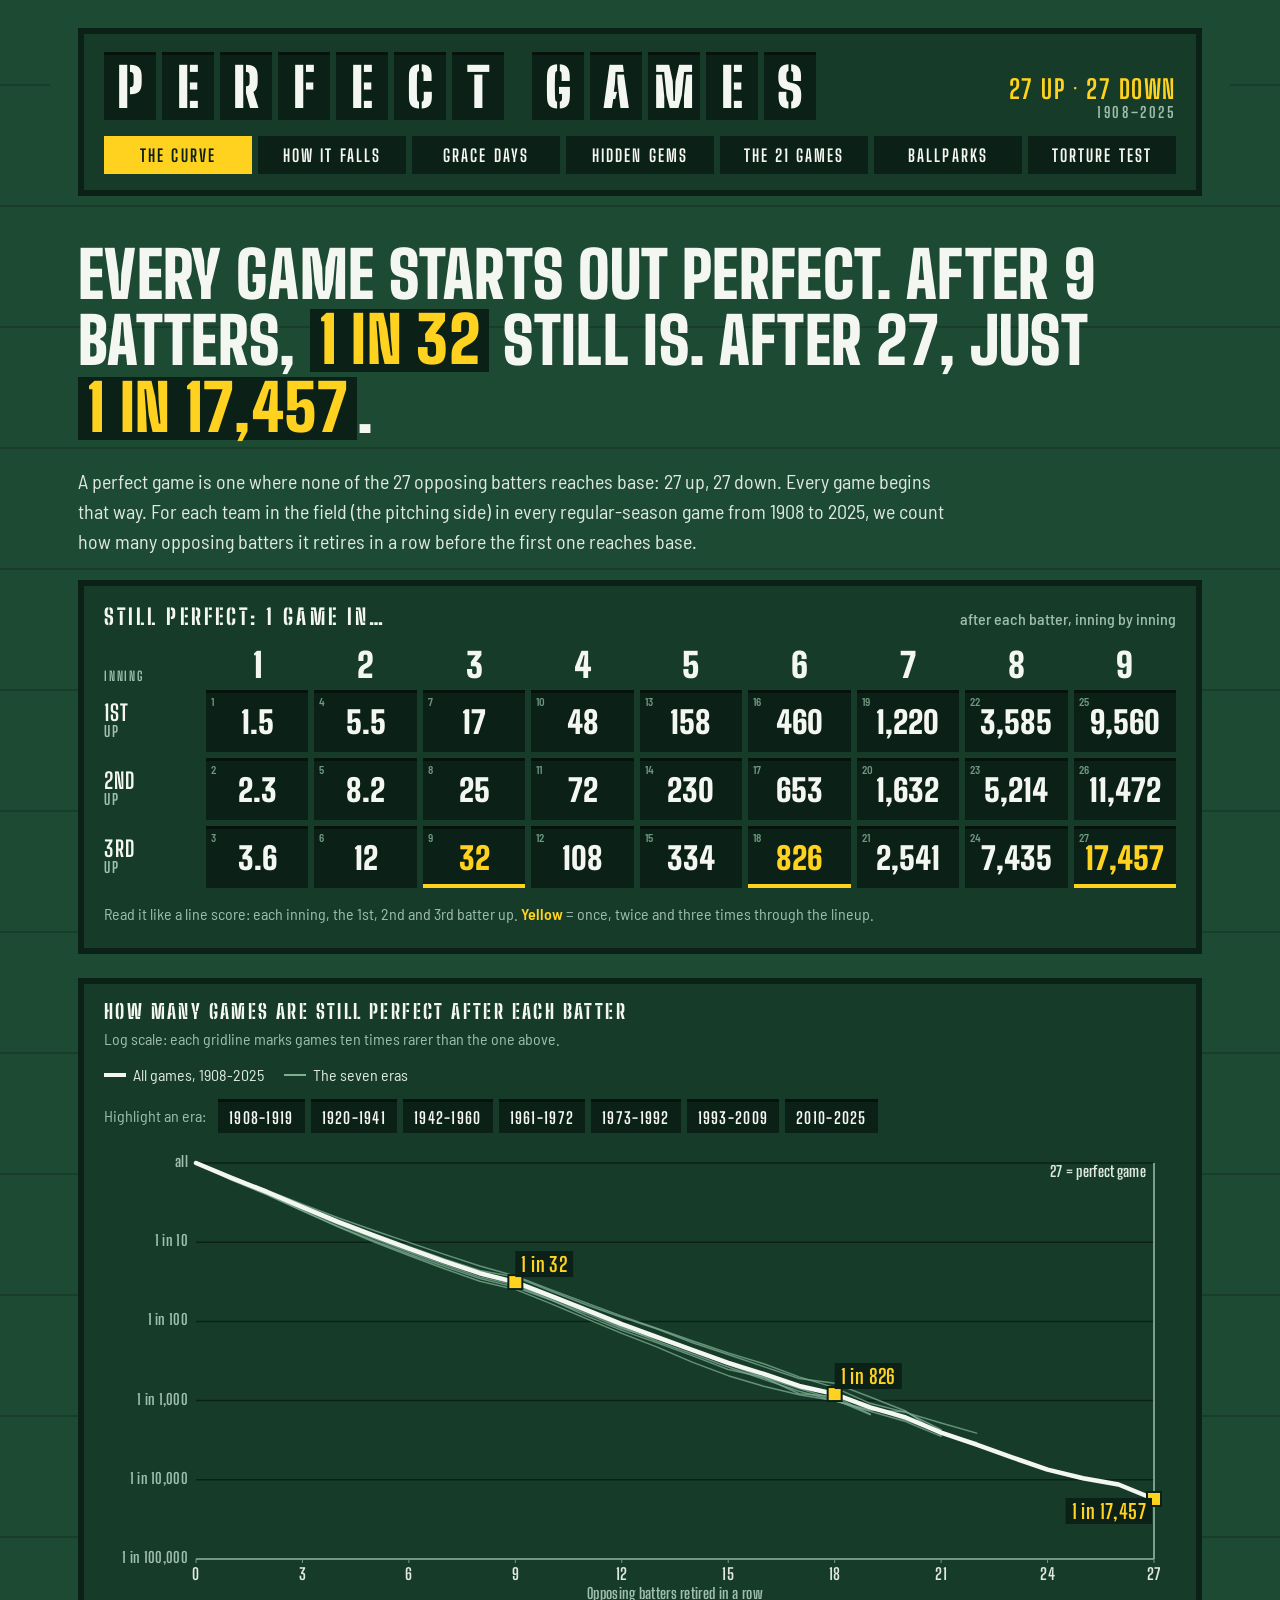
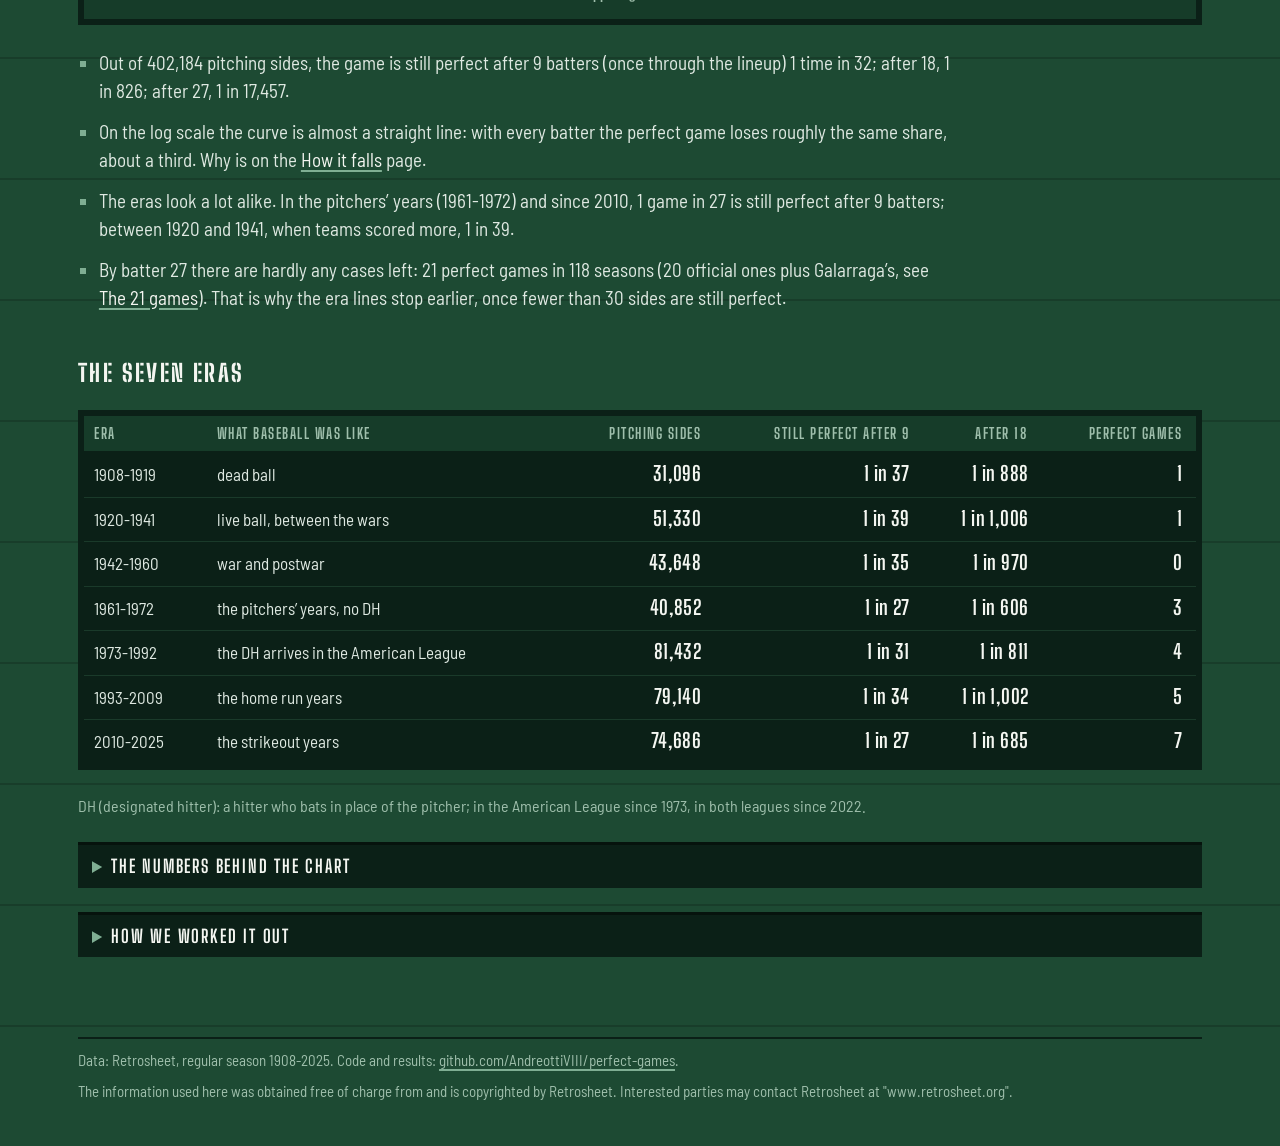
<file: docs/index.html>
<!doctype html>
<html lang="en">
<head>
<meta charset="utf-8">
<meta name="viewport" content="width=device-width, initial-scale=1">
<title>The curve · Perfect games</title>
<meta name="description" content="Every baseball game starts out perfect. How many stay that way, batter by batter, from 1908 to 2025.">
<link rel="preconnect" href="https://fonts.googleapis.com">
<link rel="preconnect" href="https://fonts.gstatic.com" crossorigin>
<link href="https://fonts.googleapis.com/css2?family=Big+Shoulders+Display:wght@500;700;900&family=Big+Shoulders+Stencil+Display:wght@800;900&family=Barlow+Semi+Condensed:wght@400;500;600&display=swap" rel="stylesheet">
<link rel="stylesheet" href="style.css">
<link rel="icon" href="favicon.svg" type="image/svg+xml">
<link rel="icon" href="favicon-32.png" sizes="32x32" type="image/png">
<link rel="apple-touch-icon" href="apple-touch-icon.png">
</head>
<body>
<header class="top">
  <a class="brand" href="index.html" aria-label="Perfect games">
    <span class="w"><b>P</b><b>E</b><b>R</b><b>F</b><b>E</b><b>C</b><b>T</b></span>
    <span class="w"><b>G</b><b>A</b><b>M</b><b>E</b><b>S</b></span>
    <span class="tag"><span>27 UP · 27 DOWN</span>1908&ndash;2025</span>
  </a>
  <nav aria-label="Pages">
    <a href="index.html" aria-current="page">The curve</a>
    <a href="how-it-falls.html">How it falls</a>
    <a href="grace-days.html">Grace days</a>
    <a href="hidden-gems.html">Hidden gems</a>
    <a href="the-21-games.html">The 21 games</a>
    <a href="ballparks.html">Ballparks</a>
    <a href="torture-test.html">Torture test</a>
  </nav>
</header>

<main>
  <h1>Every game starts out perfect. After 9 batters, <span class="n">1 in 32</span> still is. After 27, just <span class="n">1 in 17,457</span>.</h1>
  <p class="lead">A perfect game is one where none of the 27 opposing batters reaches base: 27 up, 27 down. Every game begins that way. For each team in the field (the pitching side) in every regular-season game from 1908 to 2025, we count how many opposing batters it retires in a row before the first one reaches base.</p>

  <section class="board" aria-label="Line score">
    <h2>Still perfect: 1 game in&hellip; <small>after each batter, inning by inning</small></h2>
    <div class="ls" id="line-score"></div>
    <p class="key">Read it like a line score: each inning, the 1st, 2nd and 3rd batter up. <b>Yellow</b> = once, twice and three times through the lineup.</p>
  </section>


  <figure class="chart" id="grafico-curva">
    <figcaption>
      <strong>How many games are still perfect after each batter</strong>
      <span class="note">Log scale: each gridline marks games ten times rarer than the one above.</span>
    </figcaption>
    <div class="legend">
      <span class="key"><span class="swatch thick" style="border-color:#f4f6f1"></span>All games, 1908-2025</span>
      <span class="key"><span class="swatch" style="border-color:#7fae93"></span>The seven eras</span>
    </div>
    <div class="eras"></div>
    <div class="plot"></div>
  </figure>

  <ul class="points">
    <li>Out of 402,184 pitching sides, the game is still perfect after 9 batters (once through the lineup) 1 time in 32; after 18, 1 in 826; after 27, 1 in 17,457.</li>
    <li>On the log scale the curve is almost a straight line: with every batter the perfect game loses roughly the same share, about a third. Why is on the <a href="how-it-falls.html">How it falls</a> page.</li>
    <li>The eras look a lot alike. In the pitchers’ years (1961-1972) and since 2010, 1 game in 27 is still perfect after 9 batters; between 1920 and 1941, when teams scored more, 1 in 39.</li>
    <li>By batter 27 there are hardly any cases left: 21 perfect games in 118 seasons (20 official ones plus Galarraga’s, see <a href="the-21-games.html">The 21 games</a>). That is why the era lines stop earlier, once fewer than 30 sides are still perfect.</li>
  </ul>

  <h2>The seven eras</h2>
  <!-- build:tabella-epoche -->
<div class="table-wrap"><table>
<thead><tr>
<th>Era</th>
<th>What baseball was like</th>
<th class="num">Pitching sides</th>
<th class="num">Still perfect after 9</th>
<th class="num">After 18</th>
<th class="num">Perfect games</th>
</tr></thead><tbody>
<tr><td>1908-1919</td><td>dead ball</td><td class="num">31,096</td><td class="num">1 in 37</td><td class="num">1 in 888</td><td class="num">1</td></tr>
<tr><td>1920-1941</td><td>live ball, between the wars</td><td class="num">51,330</td><td class="num">1 in 39</td><td class="num">1 in 1,006</td><td class="num">1</td></tr>
<tr><td>1942-1960</td><td>war and postwar</td><td class="num">43,648</td><td class="num">1 in 35</td><td class="num">1 in 970</td><td class="num">0</td></tr>
<tr><td>1961-1972</td><td>the pitchers’ years, no DH</td><td class="num">40,852</td><td class="num">1 in 27</td><td class="num">1 in 606</td><td class="num">3</td></tr>
<tr><td>1973-1992</td><td>the DH arrives in the American League</td><td class="num">81,432</td><td class="num">1 in 31</td><td class="num">1 in 811</td><td class="num">4</td></tr>
<tr><td>1993-2009</td><td>the home run years</td><td class="num">79,140</td><td class="num">1 in 34</td><td class="num">1 in 1,002</td><td class="num">5</td></tr>
<tr><td>2010-2025</td><td>the strikeout years</td><td class="num">74,686</td><td class="num">1 in 27</td><td class="num">1 in 685</td><td class="num">7</td></tr>
</tbody></table></div>
<!-- /build:tabella-epoche -->
  <p class="note">DH (designated hitter): a hitter who bats in place of the pitcher; in the American League since 1973, in both leagues since 2022.</p>

  <details id="numeri-curva" class="data">
    <summary>The numbers behind the chart</summary>
    <div class="body"></div>
  </details>

  <details>
    <summary>How we worked it out</summary>
    <div class="body">
      <p>Source: Retrosheet’s “event files”, the play-by-play of each game. We use the regular season of the American League, the National League and the Federal League (1914-1915): two rows per game, one for each pitching side, 402,184 in all.</p>
      <p>We leave out games that Retrosheet rebuilt from the final box score rather than from a real play-by-play, and the Negro Leagues.</p>
      <p>If a game ends before anyone reaches base (a rain-shortened game, or a home team that wins without batting in the ninth), that side counts as still perfect up to the last batter it faced and then drops out of the count (the Kaplan-Meier method).</p>
      <p>The figure at 27 batters (1 in 17,457) also includes Harvey Haddix (1959) and Pedro Martínez (1995), who got past 27 outs but lost the perfect game in extra innings: 23 cases in all.</p>
      <p>Armando Galarraga’s game (June 2, 2010) counts as perfect by Davide’s choice: umpire Jim Joyce blew the call on the 27th batter and admitted it afterwards, but MLB does not recognise it as a perfect game.</p>
      <p>Eras: instead of 12 nearly identical decades we use seven periods that match changes in the game. The dead ball up to 1919 (few home runs); the live ball from 1920; the war and postwar years from 1942; expansion and the pitchers’ years from 1961; the DH in the American League from 1973; expansion and the home run years from 1993; the strikeout years from 2010.</p>
      <p>Code: <code>src/curve.py</code> (the overall curve) and <code>src/build_site.py</code> (eras and site).</p>
    </div>
  </details>
</main>

<footer>
  <p>Data: Retrosheet, regular season 1908-2025. Code and results: <a href="https://github.com/AndreottiVIII/perfect-games">github.com/AndreottiVIII/perfect-games</a>.</p>
  <p>The information used here was obtained free of charge from and is copyrighted by Retrosheet. Interested parties may contact Retrosheet at "www.retrosheet.org".</p>
</footer>

<!-- build:dati-curva -->
<script type="application/json" id="dati-curva">{"tutte":{"s":[1.0,0.649581,0.431037,0.277306,0.18085,0.121643,0.0829571,0.0574066,0.0405958,0.0313787,0.0210128,0.0139812,0.00925198,0.00632795,0.0043413,0.00299614,0.00217177,0.00153169,0.00121041,0.000819394,0.000612677,0.000393508,0.000278942,0.000191773,0.00013449,0.000104603,8.71695e-05,5.72828e-05],"r":[402184,402184,261251,173356,111528,72735,48923,33364,23088,16327,12620,8451,5623,3721,2545,1746,1203,872,615,486,329,246,158,112,77,54,42,35]},"epoche":[{"id":"1908","label":"1908-1919","nome":"dead ball","lati":31096,"s":[1.0,0.610722,0.397222,0.2491,0.159281,0.104997,0.0710059,0.0493311,0.0347312,0.026981,0.0186519,0.0126061,0.00810394,0.00598148,0.00427708,0.0028621,0.00196167,0.00122202,0.00112555,0.000675328,null,null,null,null,null,null,null,null]},{"id":"1920","label":"1920-1941","nome":"live ball, between the wars","lati":51330,"s":[1.0,0.628716,0.401656,0.248802,0.155971,0.101188,0.0679135,0.0462303,0.0321644,0.0253458,0.0167543,0.0108514,0.00705241,0.00473407,0.00303916,0.00206507,0.00151958,0.00118839,0.000993571,0.00075979,0.000720826,0.000428599,null,null,null,null,null,null]},{"id":"1942","label":"1942-1960","nome":"war and postwar","lati":43648,"s":[1.0,0.640556,0.419446,0.264892,0.169928,0.112262,0.0752841,0.0521215,0.0364736,0.0286153,0.0187867,0.0117302,0.00769795,0.00536107,0.00366569,0.00247434,0.00197031,0.00142045,0.00103098,0.000664406,null,null,null,null,null,null,null,null]},{"id":"1961","label":"1961-1972","nome":"the pitchers’ years, no DH","lati":40852,"s":[1.0,0.666944,0.451092,0.289655,0.191398,0.128488,0.0884657,0.06127,0.0439636,0.0364731,0.0242338,0.0162048,0.0112357,0.00802898,0.00538529,0.00381866,0.00268538,0.00189701,0.00165065,0.00110864,0.000739096,0.000369548,null,null,null,null,null,null]},{"id":"1973","label":"1973-1992","nome":"the DH arrives in the American League","lati":81432,"s":[1.0,0.653281,0.435357,0.282334,0.185357,0.125258,0.0849175,0.0588958,0.0418631,0.0320636,0.02165,0.0144538,0.00949258,0.00616465,0.0042735,0.0029104,0.00213347,0.0015292,0.00123322,0.000838591,0.000567282,0.000394631,0.000295973,null,null,null,null,null]},{"id":"1993","label":"1993-2009","nome":"the home run years","lati":79140,"s":[1.0,0.65067,0.432537,0.278165,0.180339,0.120647,0.0810842,0.055206,0.0386657,0.0294794,0.0196487,0.0131792,0.00844074,0.00561031,0.0038792,0.00265353,0.00185747,0.00131413,0.000998231,0.000732878,0.000543341,0.000353803,null,null,null,null,null,null]},{"id":"2010","label":"2010-2025","nome":"the strikeout years","lati":74686,"s":[1.0,0.670688,0.454811,0.302748,0.203171,0.141486,0.0995903,0.0701336,0.0500629,0.0374501,0.0252122,0.0171384,0.0116622,0.00814075,0.00565032,0.00400343,0.00291889,0.00199502,0.00145944,0.000923868,0.000709638,0.000522186,0.000388292,null,null,null,null,null]}],"min_in_gioco":30}</script>
<!-- /build:dati-curva -->
<script src="charts.js"></script>
<script src="header.js"></script>
</body>
</html>
</file>
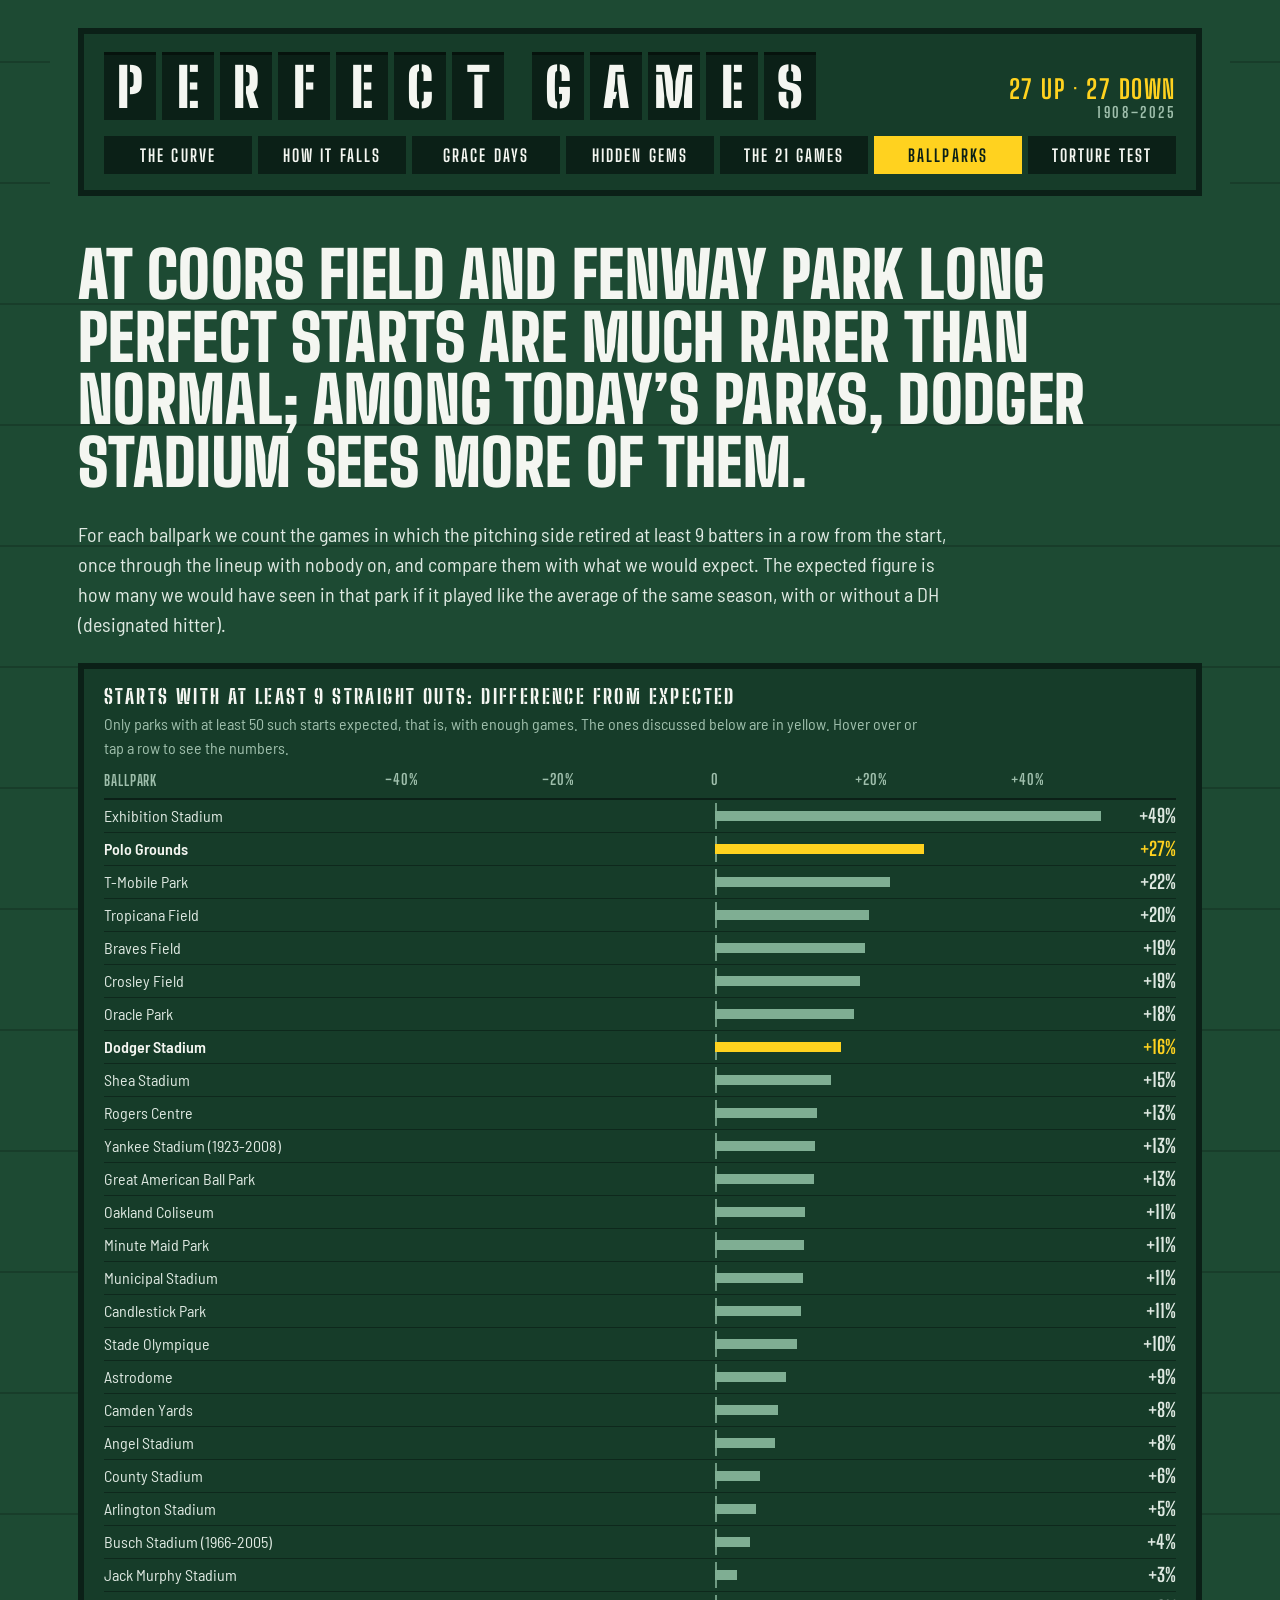
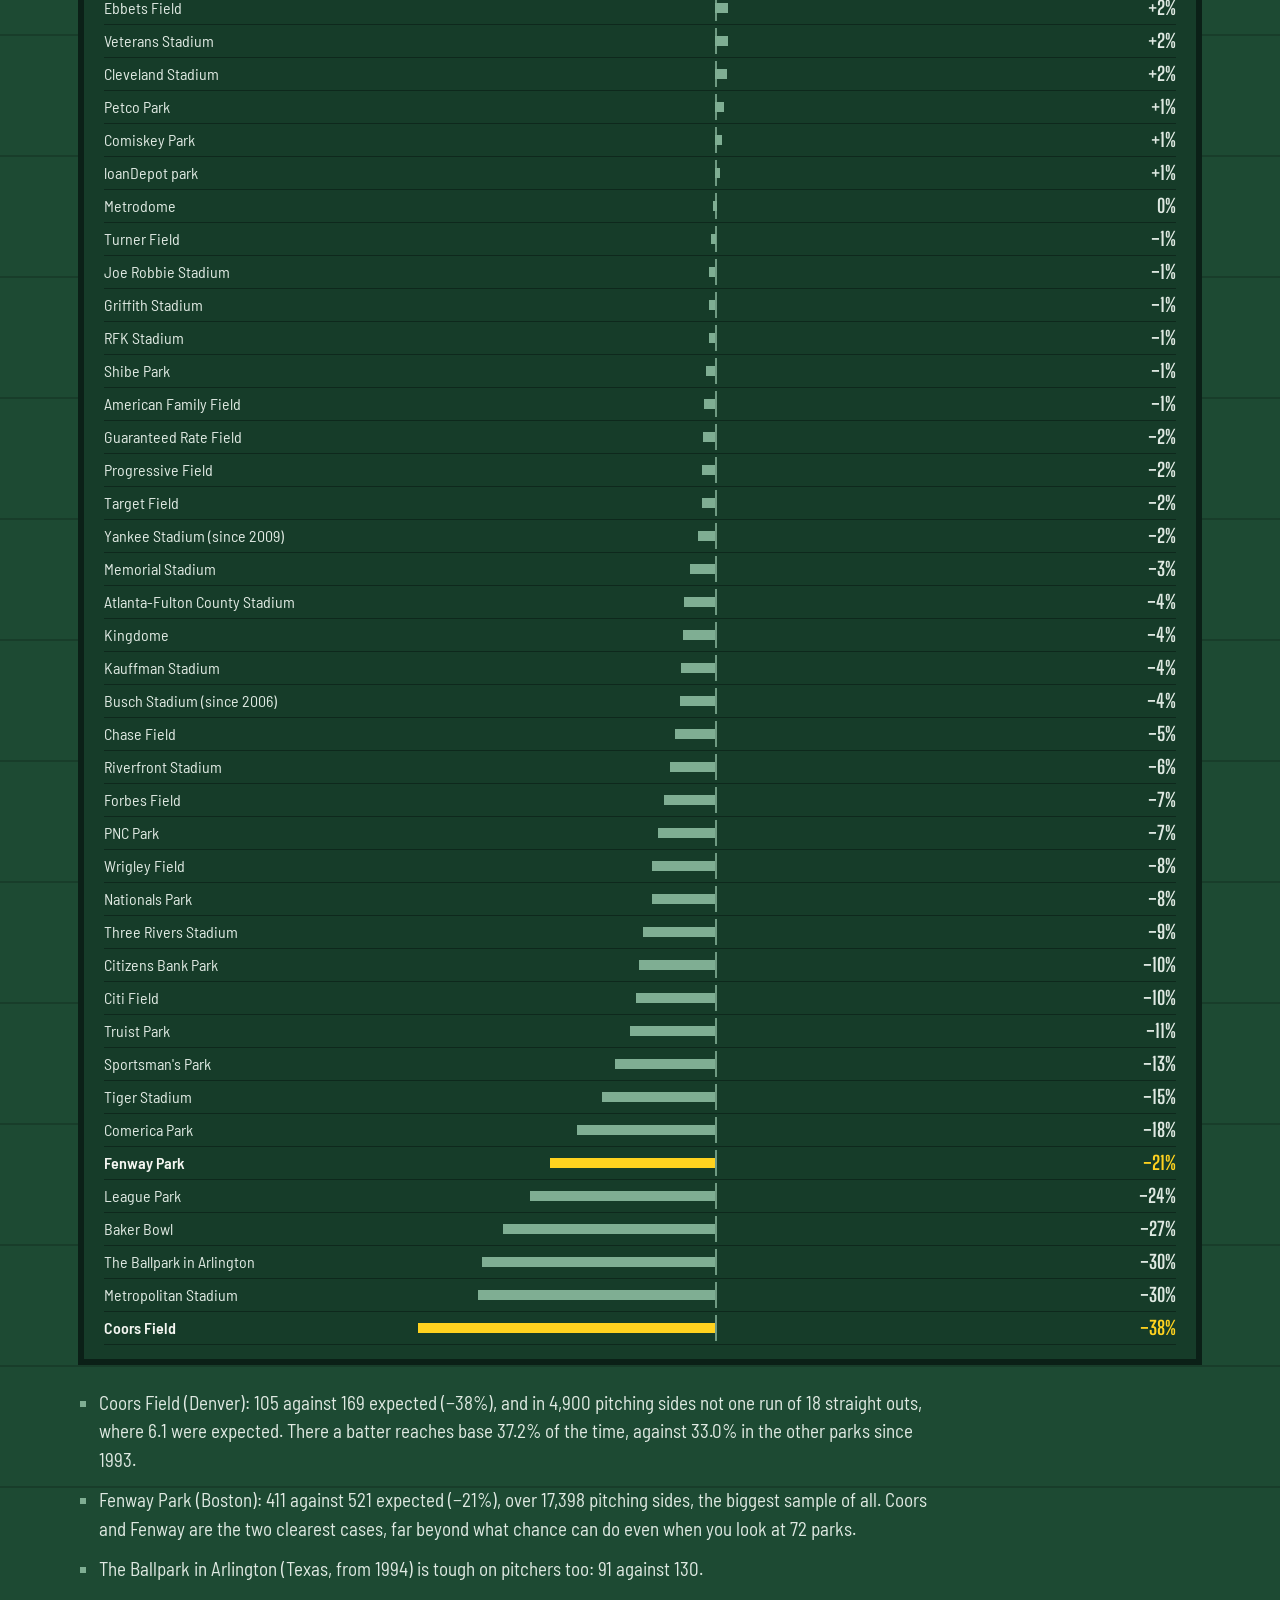
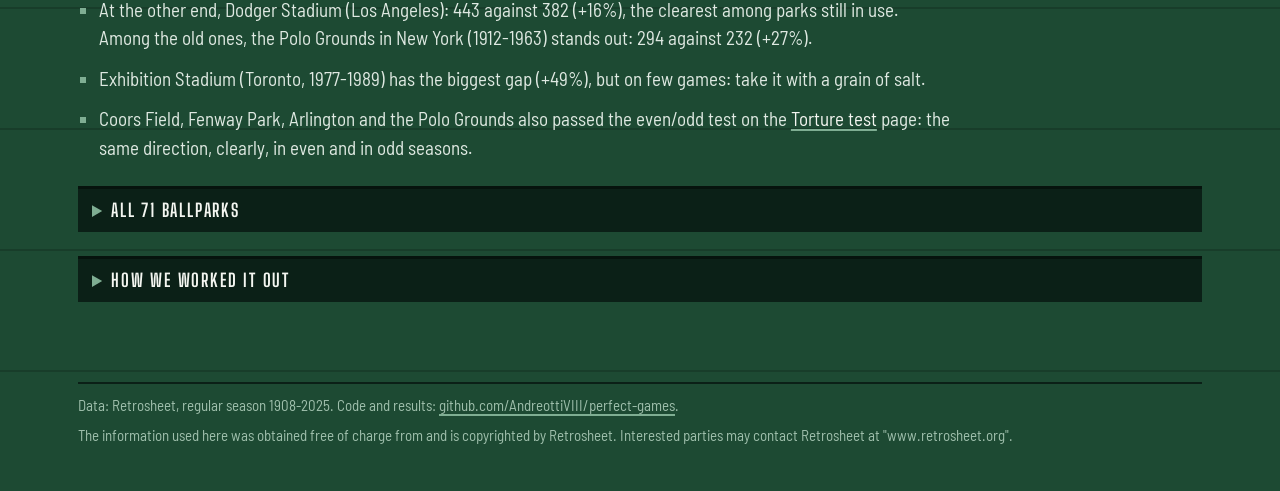
<file: docs/ballparks.html>
<!doctype html>
<html lang="en">
<head>
<meta charset="utf-8">
<meta name="viewport" content="width=device-width, initial-scale=1">
<title>Ballparks · Perfect games</title>
<meta name="description" content="The ballparks where long perfect starts are rarer, or more common, than normal.">
<link rel="preconnect" href="https://fonts.googleapis.com">
<link rel="preconnect" href="https://fonts.gstatic.com" crossorigin>
<link href="https://fonts.googleapis.com/css2?family=Big+Shoulders+Display:wght@500;700;900&family=Big+Shoulders+Stencil+Display:wght@800;900&family=Barlow+Semi+Condensed:wght@400;500;600&display=swap" rel="stylesheet">
<link rel="stylesheet" href="style.css">
<link rel="icon" href="favicon.svg" type="image/svg+xml">
<link rel="icon" href="favicon-32.png" sizes="32x32" type="image/png">
<link rel="apple-touch-icon" href="apple-touch-icon.png">
</head>
<body>
<header class="top">
  <a class="brand" href="index.html" aria-label="Perfect games">
    <span class="w"><b>P</b><b>E</b><b>R</b><b>F</b><b>E</b><b>C</b><b>T</b></span>
    <span class="w"><b>G</b><b>A</b><b>M</b><b>E</b><b>S</b></span>
    <span class="tag"><span>27 UP · 27 DOWN</span>1908&ndash;2025</span>
  </a>
  <nav aria-label="Pages">
    <a href="index.html">The curve</a>
    <a href="how-it-falls.html">How it falls</a>
    <a href="grace-days.html">Grace days</a>
    <a href="hidden-gems.html">Hidden gems</a>
    <a href="the-21-games.html">The 21 games</a>
    <a href="ballparks.html" aria-current="page">Ballparks</a>
    <a href="torture-test.html">Torture test</a>
  </nav>
</header>

<main>
  <h1>At Coors Field and Fenway Park long perfect starts are much rarer than normal; among today’s parks, Dodger Stadium sees more of them.</h1>
  <p class="lead">For each ballpark we count the games in which the pitching side retired at least 9 batters in a row from the start, once through the lineup with nobody on, and compare them with what we would expect. The expected figure is how many we would have seen in that park if it played like the average of the same season, with or without a DH (designated hitter).</p>

  <figure class="chart" id="grafico-stadi">
    <figcaption>
      <strong>Starts with at least 9 straight outs: difference from expected</strong>
      <span class="note">Only parks with at least 50 such starts expected, that is, with enough games. The ones discussed below are in yellow. Hover over or tap a row to see the numbers.</span>
    </figcaption>
    <div class="plot"></div>
  </figure>

  <ul class="points">
    <li>Coors Field (Denver): 105 against 169 expected (−38%), and in 4,900 pitching sides not one run of 18 straight outs, where 6.1 were expected. There a batter reaches base 37.2% of the time, against 33.0% in the other parks since 1993.</li>
    <li>Fenway Park (Boston): 411 against 521 expected (−21%), over 17,398 pitching sides, the biggest sample of all. Coors and Fenway are the two clearest cases, far beyond what chance can do even when you look at 72 parks.</li>
    <li>The Ballpark in Arlington (Texas, from 1994) is tough on pitchers too: 91 against 130.</li>
    <li>At the other end, Dodger Stadium (Los Angeles): 443 against 382 (+16%), the clearest among parks still in use. Among the old ones, the Polo Grounds in New York (1912-1963) stands out: 294 against 232 (+27%).</li>
    <li>Exhibition Stadium (Toronto, 1977-1989) has the biggest gap (+49%), but on few games: take it with a grain of salt.</li>
    <li>Coors Field, Fenway Park, Arlington and the Polo Grounds also passed the even/odd test on the <a href="torture-test.html">Torture test</a> page: the same direction, clearly, in even and in odd seasons.</li>
  </ul>

  <details class="data">
    <summary>All 71 ballparks</summary>
    <div class="body">
      <p class="note">Parks with at least 20 such starts expected. “Streaks seen” and “Streaks expected”: starts with at least 9 batters retired in a row.</p>
      <!-- build:tabella-stadi -->
<div class="table-wrap"><table class="wide">
<thead><tr>
<th>Ballpark</th>
<th>City</th>
<th>Years</th>
<th class="num">Pitching sides</th>
<th class="num">Streaks seen</th>
<th class="num">Streaks expected</th>
<th class="num">Difference</th>
</tr></thead><tbody>
<tr><td>Exhibition Stadium</td><td>Toronto</td><td>1977-1989</td><td class="num">1,936</td><td class="num">79</td><td class="num">53</td><td class="num">+49%</td></tr>
<tr><td>Polo Grounds</td><td>New York</td><td>1912-1963</td><td class="num">8,586</td><td class="num">294</td><td class="num">232</td><td class="num">+27%</td></tr>
<tr><td>T-Mobile Park</td><td>Seattle</td><td>1999-2025</td><td class="num">4,192</td><td class="num">173</td><td class="num">141</td><td class="num">+22%</td></tr>
<tr><td>Tropicana Field</td><td>St. Petersburg</td><td>1998-2024</td><td class="num">4,256</td><td class="num">168</td><td class="num">140</td><td class="num">+20%</td></tr>
<tr><td>Braves Field</td><td>Boston</td><td>1915-1952</td><td class="num">5,252</td><td class="num">165</td><td class="num">139</td><td class="num">+19%</td></tr>
<tr><td>Crosley Field</td><td>Cincinnati</td><td>1912-1970</td><td class="num">9,080</td><td class="num">308</td><td class="num">260</td><td class="num">+19%</td></tr>
<tr><td>Oracle Park</td><td>San Francisco</td><td>2000-2025</td><td class="num">4,120</td><td class="num">171</td><td class="num">145</td><td class="num">+18%</td></tr>
<tr><td>West Side Grounds</td><td>Chicago</td><td>1908-1915</td><td class="num">1,240</td><td class="num">36</td><td class="num">31</td><td class="num">+16%</td></tr>
<tr><td>Dodger Stadium</td><td>Los Angeles</td><td>1962-2025</td><td class="num">10,784</td><td class="num">443</td><td class="num">382</td><td class="num">+16%</td></tr>
<tr><td>Shea Stadium</td><td>New York</td><td>1964-2008</td><td class="num">7,474</td><td class="num">297</td><td class="num">259</td><td class="num">+15%</td></tr>
<tr><td>Globe Life Field</td><td>Arlington</td><td>2020-2025</td><td class="num">870</td><td class="num">38</td><td class="num">33</td><td class="num">+14%</td></tr>
<tr><td>Rogers Centre</td><td>Toronto</td><td>1989-2025</td><td class="num">5,622</td><td class="num">204</td><td class="num">181</td><td class="num">+13%</td></tr>
<tr><td>Yankee Stadium (1923-2008)</td><td>New York</td><td>1923-2008</td><td class="num">13,048</td><td class="num">423</td><td class="num">375</td><td class="num">+13%</td></tr>
<tr><td>Great American Ball Park</td><td>Cincinnati</td><td>2003-2025</td><td class="num">3,614</td><td class="num">146</td><td class="num">130</td><td class="num">+13%</td></tr>
<tr><td>Oakland Coliseum</td><td>Oakland</td><td>1968-2024</td><td class="num">8,986</td><td class="num">312</td><td class="num">280</td><td class="num">+11%</td></tr>
<tr><td>Minute Maid Park</td><td>Houston</td><td>2000-2025</td><td class="num">4,094</td><td class="num">159</td><td class="num">143</td><td class="num">+11%</td></tr>
<tr><td>Municipal Stadium</td><td>Kansas City</td><td>1955-1972</td><td class="num">2,668</td><td class="num">103</td><td class="num">93</td><td class="num">+11%</td></tr>
<tr><td>Candlestick Park</td><td>San Francisco</td><td>1960-1999</td><td class="num">6,346</td><td class="num">248</td><td class="num">224</td><td class="num">+11%</td></tr>
<tr><td>Stade Olympique</td><td>Montréal</td><td>1977-2004</td><td class="num">4,290</td><td class="num">164</td><td class="num">149</td><td class="num">+10%</td></tr>
<tr><td>Astrodome</td><td>Houston</td><td>1965-1999</td><td class="num">5,536</td><td class="num">214</td><td class="num">196</td><td class="num">+9%</td></tr>
<tr><td>Camden Yards</td><td>Baltimora</td><td>1992-2025</td><td class="num">5,332</td><td class="num">186</td><td class="num">172</td><td class="num">+8%</td></tr>
<tr><td>Angel Stadium</td><td>Anaheim</td><td>1966-2025</td><td class="num">9,514</td><td class="num">324</td><td class="num">301</td><td class="num">+8%</td></tr>
<tr><td>County Stadium</td><td>Milwaukee</td><td>1953-2000</td><td class="num">6,912</td><td class="num">218</td><td class="num">206</td><td class="num">+6%</td></tr>
<tr><td>Arlington Stadium</td><td>Arlington</td><td>1972-1993</td><td class="num">3,500</td><td class="num">106</td><td class="num">101</td><td class="num">+5%</td></tr>
<tr><td>Busch Stadium (1966-2005)</td><td>St. Louis</td><td>1966-2005</td><td class="num">6,348</td><td class="num">231</td><td class="num">221</td><td class="num">+4%</td></tr>
<tr><td>Jack Murphy Stadium</td><td>San Diego</td><td>1969-2003</td><td class="num">5,536</td><td class="num">197</td><td class="num">192</td><td class="num">+3%</td></tr>
<tr><td>Jarry Park</td><td>Montréal</td><td>1969-1976</td><td class="num">1,282</td><td class="num">45</td><td class="num">44</td><td class="num">+2%</td></tr>
<tr><td>Ebbets Field</td><td>New York</td><td>1913-1957</td><td class="num">6,798</td><td class="num">185</td><td class="num">182</td><td class="num">+2%</td></tr>
<tr><td>Veterans Stadium</td><td>Filadelfia</td><td>1971-2003</td><td class="num">5,234</td><td class="num">183</td><td class="num">180</td><td class="num">+2%</td></tr>
<tr><td>Cleveland Stadium</td><td>Cleveland</td><td>1932-1993</td><td class="num">8,278</td><td class="num">256</td><td class="num">252</td><td class="num">+2%</td></tr>
<tr><td>Petco Park</td><td>San Diego</td><td>2004-2025</td><td class="num">3,454</td><td class="num">125</td><td class="num">124</td><td class="num">+1%</td></tr>
<tr><td>Comiskey Park</td><td>Chicago</td><td>1910-1990</td><td class="num">12,028</td><td class="num">347</td><td class="num">344</td><td class="num">+1%</td></tr>
<tr><td>loanDepot park</td><td>Miami</td><td>2012-2025</td><td class="num">2,150</td><td class="num">83</td><td class="num">83</td><td class="num">+1%</td></tr>
<tr><td>Metrodome</td><td>Minneapolis</td><td>1982-2009</td><td class="num">4,484</td><td class="num">123</td><td class="num">123</td><td class="num">0%</td></tr>
<tr><td>Turner Field</td><td>Atlanta</td><td>1997-2016</td><td class="num">3,238</td><td class="num">106</td><td class="num">107</td><td class="num">−1%</td></tr>
<tr><td>Joe Robbie Stadium</td><td>Miami</td><td>1993-2011</td><td class="num">2,992</td><td class="num">93</td><td class="num">94</td><td class="num">−1%</td></tr>
<tr><td>Griffith Stadium</td><td>Washington</td><td>1911-1961</td><td class="num">7,378</td><td class="num">197</td><td class="num">198</td><td class="num">−1%</td></tr>
<tr><td>RFK Stadium</td><td>Washington</td><td>1962-2007</td><td class="num">2,094</td><td class="num">74</td><td class="num">75</td><td class="num">−1%</td></tr>
<tr><td>Shibe Park</td><td>Filadelfia</td><td>1909-1970</td><td class="num">11,672</td><td class="num">326</td><td class="num">330</td><td class="num">−1%</td></tr>
<tr><td>American Family Field</td><td>Milwaukee</td><td>2001-2025</td><td class="num">3,962</td><td class="num">140</td><td class="num">142</td><td class="num">−1%</td></tr>
<tr><td>Guaranteed Rate Field</td><td>Chicago</td><td>1991-2025</td><td class="num">5,500</td><td class="num">175</td><td class="num">178</td><td class="num">−2%</td></tr>
<tr><td>Progressive Field</td><td>Cleveland</td><td>1994-2025</td><td class="num">4,986</td><td class="num">159</td><td class="num">162</td><td class="num">−2%</td></tr>
<tr><td>Target Field</td><td>Minneapolis</td><td>2010-2025</td><td class="num">2,488</td><td class="num">92</td><td class="num">94</td><td class="num">−2%</td></tr>
<tr><td>Yankee Stadium (since 2009)</td><td>New York</td><td>2009-2025</td><td class="num">2,654</td><td class="num">96</td><td class="num">98</td><td class="num">−2%</td></tr>
<tr><td>Memorial Stadium</td><td>Baltimora</td><td>1954-1991</td><td class="num">6,012</td><td class="num">182</td><td class="num">188</td><td class="num">−3%</td></tr>
<tr><td>Atlanta-Fulton County Stadium</td><td>Atlanta</td><td>1966-1996</td><td class="num">4,850</td><td class="num">167</td><td class="num">174</td><td class="num">−4%</td></tr>
<tr><td>Kingdome</td><td>Seattle</td><td>1977-1999</td><td class="num">3,510</td><td class="num">93</td><td class="num">97</td><td class="num">−4%</td></tr>
<tr><td>Kauffman Stadium</td><td>Kansas City</td><td>1973-2025</td><td class="num">8,342</td><td class="num">246</td><td class="num">257</td><td class="num">−4%</td></tr>
<tr><td>Busch Stadium (since 2006)</td><td>St. Louis</td><td>2006-2025</td><td class="num">3,124</td><td class="num">108</td><td class="num">113</td><td class="num">−4%</td></tr>
<tr><td>Chase Field</td><td>Phoenix</td><td>1998-2025</td><td class="num">4,430</td><td class="num">146</td><td class="num">154</td><td class="num">−5%</td></tr>
<tr><td>Riverfront Stadium</td><td>Cincinnati</td><td>1970-2002</td><td class="num">5,152</td><td class="num">167</td><td class="num">177</td><td class="num">−6%</td></tr>
<tr><td>Forbes Field</td><td>Pittsburgh</td><td>1909-1970</td><td class="num">8,984</td><td class="num">238</td><td class="num">255</td><td class="num">−7%</td></tr>
<tr><td>PNC Park</td><td>Pittsburgh</td><td>2001-2025</td><td class="num">3,942</td><td class="num">131</td><td class="num">141</td><td class="num">−7%</td></tr>
<tr><td>South End Grounds</td><td>Boston</td><td>1908-1914</td><td class="num">1,012</td><td class="num">22</td><td class="num">24</td><td class="num">−8%</td></tr>
<tr><td>Wrigley Field</td><td>Chicago</td><td>1914-2025</td><td class="num">17,298</td><td class="num">510</td><td class="num">555</td><td class="num">−8%</td></tr>
<tr><td>Nationals Park</td><td>Washington</td><td>2008-2025</td><td class="num">2,814</td><td class="num">95</td><td class="num">103</td><td class="num">−8%</td></tr>
<tr><td>Three Rivers Stadium</td><td>Pittsburgh</td><td>1970-2000</td><td class="num">4,814</td><td class="num">150</td><td class="num">165</td><td class="num">−9%</td></tr>
<tr><td>Robison Field</td><td>St. Louis</td><td>1908-1920</td><td class="num">1,656</td><td class="num">41</td><td class="num">45</td><td class="num">−9%</td></tr>
<tr><td>Citizens Bank Park</td><td>Filadelfia</td><td>2004-2025</td><td class="num">3,468</td><td class="num">112</td><td class="num">124</td><td class="num">−10%</td></tr>
<tr><td>Citi Field</td><td>New York</td><td>2009-2025</td><td class="num">2,652</td><td class="num">88</td><td class="num">98</td><td class="num">−10%</td></tr>
<tr><td>Truist Park</td><td>Atlanta</td><td>2017-2025</td><td class="num">1,354</td><td class="num">47</td><td class="num">53</td><td class="num">−11%</td></tr>
<tr><td>Sportsman&#x27;s Park</td><td>St. Louis</td><td>1909-1966</td><td class="num">12,642</td><td class="num">297</td><td class="num">340</td><td class="num">−13%</td></tr>
<tr><td>Tiger Stadium</td><td>Detroit</td><td>1912-1999</td><td class="num">13,038</td><td class="num">319</td><td class="num">373</td><td class="num">−15%</td></tr>
<tr><td>Hilltop Park</td><td>New York</td><td>1908-1912</td><td class="num">912</td><td class="num">18</td><td class="num">21</td><td class="num">−16%</td></tr>
<tr><td>Comerica Park</td><td>Detroit</td><td>2000-2025</td><td class="num">4,100</td><td class="num">115</td><td class="num">140</td><td class="num">−18%</td></tr>
<tr><td>Fenway Park</td><td>Boston</td><td>1912-2025</td><td class="num">17,398</td><td class="num">411</td><td class="num">521</td><td class="num">−21%</td></tr>
<tr><td>League Park</td><td>Cleveland</td><td>1910-1946</td><td class="num">4,566</td><td class="num">88</td><td class="num">115</td><td class="num">−24%</td></tr>
<tr><td>Baker Bowl</td><td>Filadelfia</td><td>1908-1938</td><td class="num">4,330</td><td class="num">81</td><td class="num">111</td><td class="num">−27%</td></tr>
<tr><td>The Ballpark in Arlington</td><td>Arlington</td><td>1994-2019</td><td class="num">4,162</td><td class="num">91</td><td class="num">130</td><td class="num">−30%</td></tr>
<tr><td>Metropolitan Stadium</td><td>Bloomington</td><td>1961-1981</td><td class="num">3,348</td><td class="num">78</td><td class="num">112</td><td class="num">−30%</td></tr>
<tr><td>Coors Field</td><td>Denver</td><td>1995-2025</td><td class="num">4,900</td><td class="num">105</td><td class="num">169</td><td class="num">−38%</td></tr>
</tbody></table></div>
<!-- /build:tabella-stadi -->
    </div>
  </details>

  <details>
    <summary>How we worked it out</summary>
    <div class="body">
      <p>For each pitching side we check whether it retired at least 9 batters in a row from the start of the game. Each game’s expected value is the share of sides that managed it in the same season and with the same kind of lineup (DH or not); adding up the expected values of the games played in a park gives that park’s expected figure.</p>
      <p>With 72 parks some big gaps show up by chance: that is why Coors Field and Fenway Park matter most, since their gaps are huge compared with what chance can produce.</p>
      <p>Later check: we estimated each park’s effect separately on even and odd seasons. Coors Field, Fenway Park, the Polo Grounds, Arlington and Dodger Stadium go the same way, beyond chance, in both halves; across all parks, the even-season and odd-season estimates agree far more than luck would allow. What the data cannot say is whether the cause is the park itself or the home team. Full numbers in <code>output/verifiche.md</code>.</p>
      <p>Years: first and last season of the park in our data. Park names from a hand-made table based on Retrosheet’s codes (<code>src/stadi_nomi.csv</code>).</p>
      <p>Code: <code>src/chicche.py</code> (the counts), <code>src/verifiche.py</code> (the even/odd check) and <code>src/build_site.py</code> (the site).</p>
    </div>
  </details>
</main>

<footer>
  <p>Data: Retrosheet, regular season 1908-2025. Code and results: <a href="https://github.com/AndreottiVIII/perfect-games">github.com/AndreottiVIII/perfect-games</a>.</p>
  <p>The information used here was obtained free of charge from and is copyrighted by Retrosheet. Interested parties may contact Retrosheet at "www.retrosheet.org".</p>
</footer>

<!-- build:dati-stadi -->
<script type="application/json" id="dati-stadi">{"min_attese":50,"stadi":[{"site":"TOR01","nome":"Exhibition Stadium","citta":"Toronto","anni":"1977-1989","n":1936,"O":79,"E":52.8979,"ratio":1.49344,"evidenza":false},{"site":"NYC14","nome":"Polo Grounds","citta":"New York","anni":"1912-1963","n":8586,"O":294,"E":232.076,"ratio":1.26682,"evidenza":true},{"site":"SEA03","nome":"T-Mobile Park","citta":"Seattle","anni":"1999-2025","n":4192,"O":173,"E":141.348,"ratio":1.22393,"evidenza":false},{"site":"STP01","nome":"Tropicana Field","citta":"St. Petersburg","anni":"1998-2024","n":4256,"O":168,"E":140.349,"ratio":1.19702,"evidenza":false},{"site":"BOS08","nome":"Braves Field","citta":"Boston","anni":"1915-1952","n":5252,"O":165,"E":138.501,"ratio":1.19133,"evidenza":false},{"site":"CIN07","nome":"Crosley Field","citta":"Cincinnati","anni":"1912-1970","n":9080,"O":308,"E":259.878,"ratio":1.18517,"evidenza":false},{"site":"SFO03","nome":"Oracle Park","citta":"San Francisco","anni":"2000-2025","n":4120,"O":171,"E":145.304,"ratio":1.17684,"evidenza":false},{"site":"LOS03","nome":"Dodger Stadium","citta":"Los Angeles","anni":"1962-2025","n":10784,"O":443,"E":381.507,"ratio":1.16118,"evidenza":true},{"site":"NYC17","nome":"Shea Stadium","citta":"New York","anni":"1964-2008","n":7474,"O":297,"E":258.846,"ratio":1.1474,"evidenza":false},{"site":"TOR02","nome":"Rogers Centre","citta":"Toronto","anni":"1989-2025","n":5622,"O":204,"E":180.561,"ratio":1.12981,"evidenza":false},{"site":"NYC16","nome":"Yankee Stadium (1923-2008)","citta":"New York","anni":"1923-2008","n":13048,"O":423,"E":375.091,"ratio":1.12773,"evidenza":false},{"site":"CIN09","nome":"Great American Ball Park","citta":"Cincinnati","anni":"2003-2025","n":3614,"O":146,"E":129.702,"ratio":1.12565,"evidenza":false},{"site":"OAK01","nome":"Oakland Coliseum","citta":"Oakland","anni":"1968-2024","n":8986,"O":312,"E":280.024,"ratio":1.11419,"evidenza":false},{"site":"HOU03","nome":"Minute Maid Park","citta":"Houston","anni":"2000-2025","n":4094,"O":159,"E":142.717,"ratio":1.11409,"evidenza":false},{"site":"KAN05","nome":"Municipal Stadium","citta":"Kansas City","anni":"1955-1972","n":2668,"O":103,"E":92.5699,"ratio":1.11267,"evidenza":false},{"site":"SFO02","nome":"Candlestick Park","citta":"San Francisco","anni":"1960-1999","n":6346,"O":248,"E":223.571,"ratio":1.10927,"evidenza":false},{"site":"MON02","nome":"Stade Olympique","citta":"Montréal","anni":"1977-2004","n":4290,"O":164,"E":148.532,"ratio":1.10414,"evidenza":false},{"site":"HOU02","nome":"Astrodome","citta":"Houston","anni":"1965-1999","n":5536,"O":214,"E":196.194,"ratio":1.09076,"evidenza":false},{"site":"BAL12","nome":"Camden Yards","citta":"Baltimora","anni":"1992-2025","n":5332,"O":186,"E":172.084,"ratio":1.08087,"evidenza":false},{"site":"ANA01","nome":"Angel Stadium","citta":"Anaheim","anni":"1966-2025","n":9514,"O":324,"E":301.034,"ratio":1.07629,"evidenza":false},{"site":"MIL05","nome":"County Stadium","citta":"Milwaukee","anni":"1953-2000","n":6912,"O":218,"E":206.169,"ratio":1.05738,"evidenza":false},{"site":"ARL01","nome":"Arlington Stadium","citta":"Arlington","anni":"1972-1993","n":3500,"O":106,"E":100.802,"ratio":1.05156,"evidenza":false},{"site":"STL09","nome":"Busch Stadium (1966-2005)","citta":"St. Louis","anni":"1966-2005","n":6348,"O":231,"E":221.288,"ratio":1.04389,"evidenza":false},{"site":"SAN01","nome":"Jack Murphy Stadium","citta":"San Diego","anni":"1969-2003","n":5536,"O":197,"E":191.564,"ratio":1.02838,"evidenza":false},{"site":"NYC15","nome":"Ebbets Field","citta":"New York","anni":"1913-1957","n":6798,"O":185,"E":182.069,"ratio":1.0161,"evidenza":false},{"site":"PHI12","nome":"Veterans Stadium","citta":"Filadelfia","anni":"1971-2003","n":5234,"O":183,"E":180.146,"ratio":1.01585,"evidenza":false},{"site":"CLE07","nome":"Cleveland Stadium","citta":"Cleveland","anni":"1932-1993","n":8278,"O":256,"E":252.093,"ratio":1.0155,"evidenza":false},{"site":"SAN02","nome":"Petco Park","citta":"San Diego","anni":"2004-2025","n":3454,"O":125,"E":123.548,"ratio":1.01175,"evidenza":false},{"site":"CHI10","nome":"Comiskey Park","citta":"Chicago","anni":"1910-1990","n":12028,"O":347,"E":344.179,"ratio":1.0082,"evidenza":false},{"site":"MIA02","nome":"loanDepot park","citta":"Miami","anni":"2012-2025","n":2150,"O":83,"E":82.5434,"ratio":1.00553,"evidenza":false},{"site":"MIN03","nome":"Metrodome","citta":"Minneapolis","anni":"1982-2009","n":4484,"O":123,"E":123.38,"ratio":0.99692,"evidenza":false},{"site":"ATL02","nome":"Turner Field","citta":"Atlanta","anni":"1997-2016","n":3238,"O":106,"E":106.553,"ratio":0.994812,"evidenza":false},{"site":"MIA01","nome":"Joe Robbie Stadium","citta":"Miami","anni":"1993-2011","n":2992,"O":93,"E":93.7017,"ratio":0.992511,"evidenza":false},{"site":"WAS09","nome":"Griffith Stadium","citta":"Washington","anni":"1911-1961","n":7378,"O":197,"E":198.489,"ratio":0.992499,"evidenza":false},{"site":"WAS10","nome":"RFK Stadium","citta":"Washington","anni":"1962-2007","n":2094,"O":74,"E":74.5931,"ratio":0.99205,"evidenza":false},{"site":"PHI11","nome":"Shibe Park","citta":"Filadelfia","anni":"1909-1970","n":11672,"O":326,"E":329.865,"ratio":0.988283,"evidenza":false},{"site":"MIL06","nome":"American Family Field","citta":"Milwaukee","anni":"2001-2025","n":3962,"O":140,"E":142.015,"ratio":0.985808,"evidenza":false},{"site":"CHI12","nome":"Guaranteed Rate Field","citta":"Chicago","anni":"1991-2025","n":5500,"O":175,"E":177.747,"ratio":0.984547,"evidenza":false},{"site":"CLE08","nome":"Progressive Field","citta":"Cleveland","anni":"1994-2025","n":4986,"O":159,"E":161.732,"ratio":0.983106,"evidenza":false},{"site":"MIN04","nome":"Target Field","citta":"Minneapolis","anni":"2010-2025","n":2488,"O":92,"E":93.6087,"ratio":0.982815,"evidenza":false},{"site":"NYC21","nome":"Yankee Stadium (since 2009)","citta":"New York","anni":"2009-2025","n":2654,"O":96,"E":98.2109,"ratio":0.977489,"evidenza":false},{"site":"BAL11","nome":"Memorial Stadium","citta":"Baltimora","anni":"1954-1991","n":6012,"O":182,"E":188.047,"ratio":0.967841,"evidenza":false},{"site":"ATL01","nome":"Atlanta-Fulton County Stadium","citta":"Atlanta","anni":"1966-1996","n":4850,"O":167,"E":174.018,"ratio":0.959672,"evidenza":false},{"site":"SEA02","nome":"Kingdome","citta":"Seattle","anni":"1977-1999","n":3510,"O":93,"E":97.0184,"ratio":0.958581,"evidenza":false},{"site":"KAN06","nome":"Kauffman Stadium","citta":"Kansas City","anni":"1973-2025","n":8342,"O":246,"E":257.14,"ratio":0.956679,"evidenza":false},{"site":"STL10","nome":"Busch Stadium (since 2006)","citta":"St. Louis","anni":"2006-2025","n":3124,"O":108,"E":113.028,"ratio":0.955519,"evidenza":false},{"site":"PHO01","nome":"Chase Field","citta":"Phoenix","anni":"1998-2025","n":4430,"O":146,"E":153.972,"ratio":0.948225,"evidenza":false},{"site":"CIN08","nome":"Riverfront Stadium","citta":"Cincinnati","anni":"1970-2002","n":5152,"O":167,"E":177.177,"ratio":0.942559,"evidenza":false},{"site":"PIT06","nome":"Forbes Field","citta":"Pittsburgh","anni":"1909-1970","n":8984,"O":238,"E":254.705,"ratio":0.934416,"evidenza":false},{"site":"PIT08","nome":"PNC Park","citta":"Pittsburgh","anni":"2001-2025","n":3942,"O":131,"E":141.359,"ratio":0.926718,"evidenza":false},{"site":"CHI11","nome":"Wrigley Field","citta":"Chicago","anni":"1914-2025","n":17298,"O":510,"E":554.543,"ratio":0.919676,"evidenza":false},{"site":"WAS11","nome":"Nationals Park","citta":"Washington","anni":"2008-2025","n":2814,"O":95,"E":103.315,"ratio":0.919521,"evidenza":false},{"site":"PIT07","nome":"Three Rivers Stadium","citta":"Pittsburgh","anni":"1970-2000","n":4814,"O":150,"E":165.249,"ratio":0.90772,"evidenza":false},{"site":"PHI13","nome":"Citizens Bank Park","citta":"Filadelfia","anni":"2004-2025","n":3468,"O":112,"E":124.088,"ratio":0.902586,"evidenza":false},{"site":"NYC20","nome":"Citi Field","citta":"New York","anni":"2009-2025","n":2652,"O":88,"E":97.9684,"ratio":0.898249,"evidenza":false},{"site":"ATL03","nome":"Truist Park","citta":"Atlanta","anni":"2017-2025","n":1354,"O":47,"E":52.7342,"ratio":0.891262,"evidenza":false},{"site":"STL07","nome":"Sportsman's Park","citta":"St. Louis","anni":"1909-1966","n":12642,"O":297,"E":340.446,"ratio":0.872384,"evidenza":false},{"site":"DET04","nome":"Tiger Stadium","citta":"Detroit","anni":"1912-1999","n":13038,"O":319,"E":373.228,"ratio":0.854705,"evidenza":false},{"site":"DET05","nome":"Comerica Park","citta":"Detroit","anni":"2000-2025","n":4100,"O":115,"E":139.615,"ratio":0.823696,"evidenza":false},{"site":"BOS07","nome":"Fenway Park","citta":"Boston","anni":"1912-2025","n":17398,"O":411,"E":520.852,"ratio":0.789091,"evidenza":true},{"site":"CLE06","nome":"League Park","citta":"Cleveland","anni":"1910-1946","n":4566,"O":88,"E":115.259,"ratio":0.763497,"evidenza":false},{"site":"PHI09","nome":"Baker Bowl","citta":"Filadelfia","anni":"1908-1938","n":4330,"O":81,"E":111.156,"ratio":0.728705,"evidenza":false},{"site":"ARL02","nome":"The Ballpark in Arlington","citta":"Arlington","anni":"1994-2019","n":4162,"O":91,"E":129.717,"ratio":0.701525,"evidenza":false},{"site":"MIN02","nome":"Metropolitan Stadium","citta":"Bloomington","anni":"1961-1981","n":3348,"O":78,"E":111.973,"ratio":0.696596,"evidenza":false},{"site":"DEN02","nome":"Coors Field","citta":"Denver","anni":"1995-2025","n":4900,"O":105,"E":169.185,"ratio":0.620622,"evidenza":true}]}</script>
<!-- /build:dati-stadi -->
<script src="charts.js"></script>
<script src="header.js"></script>
</body>
</html>
</file>
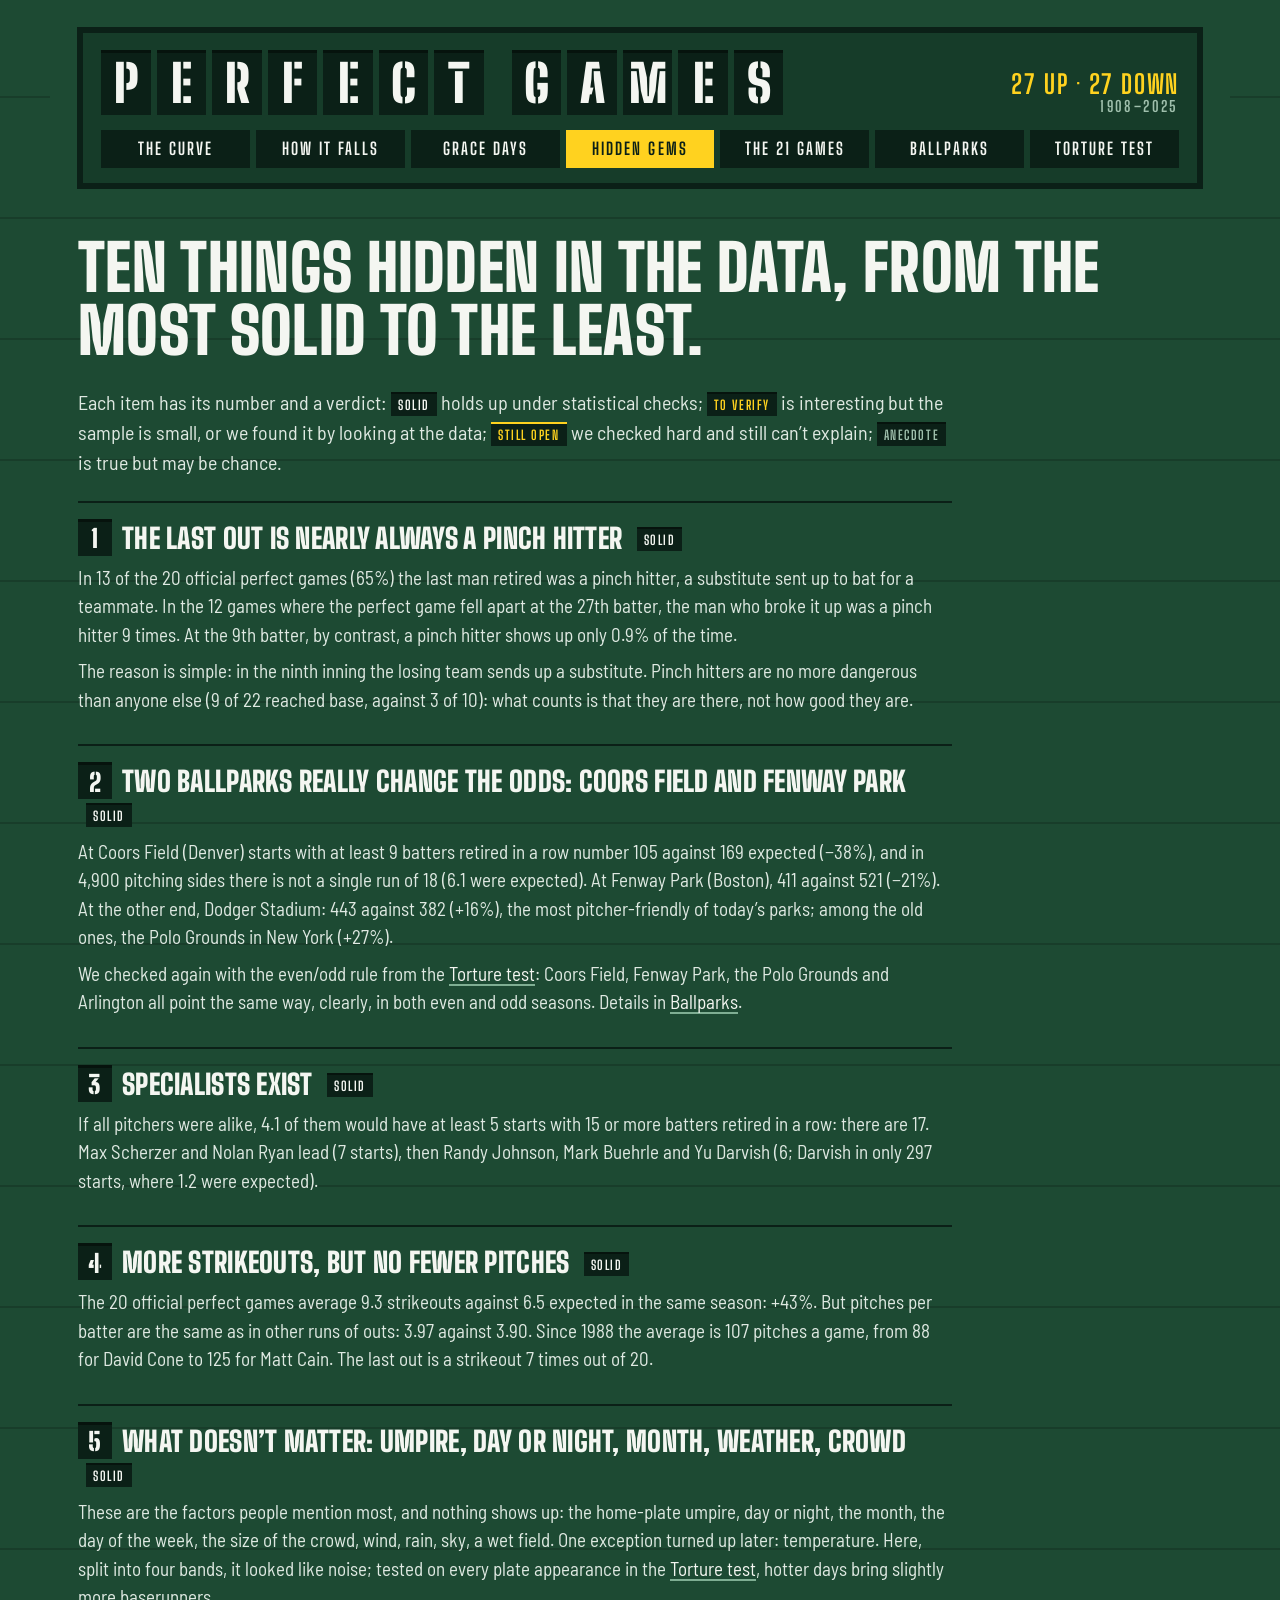
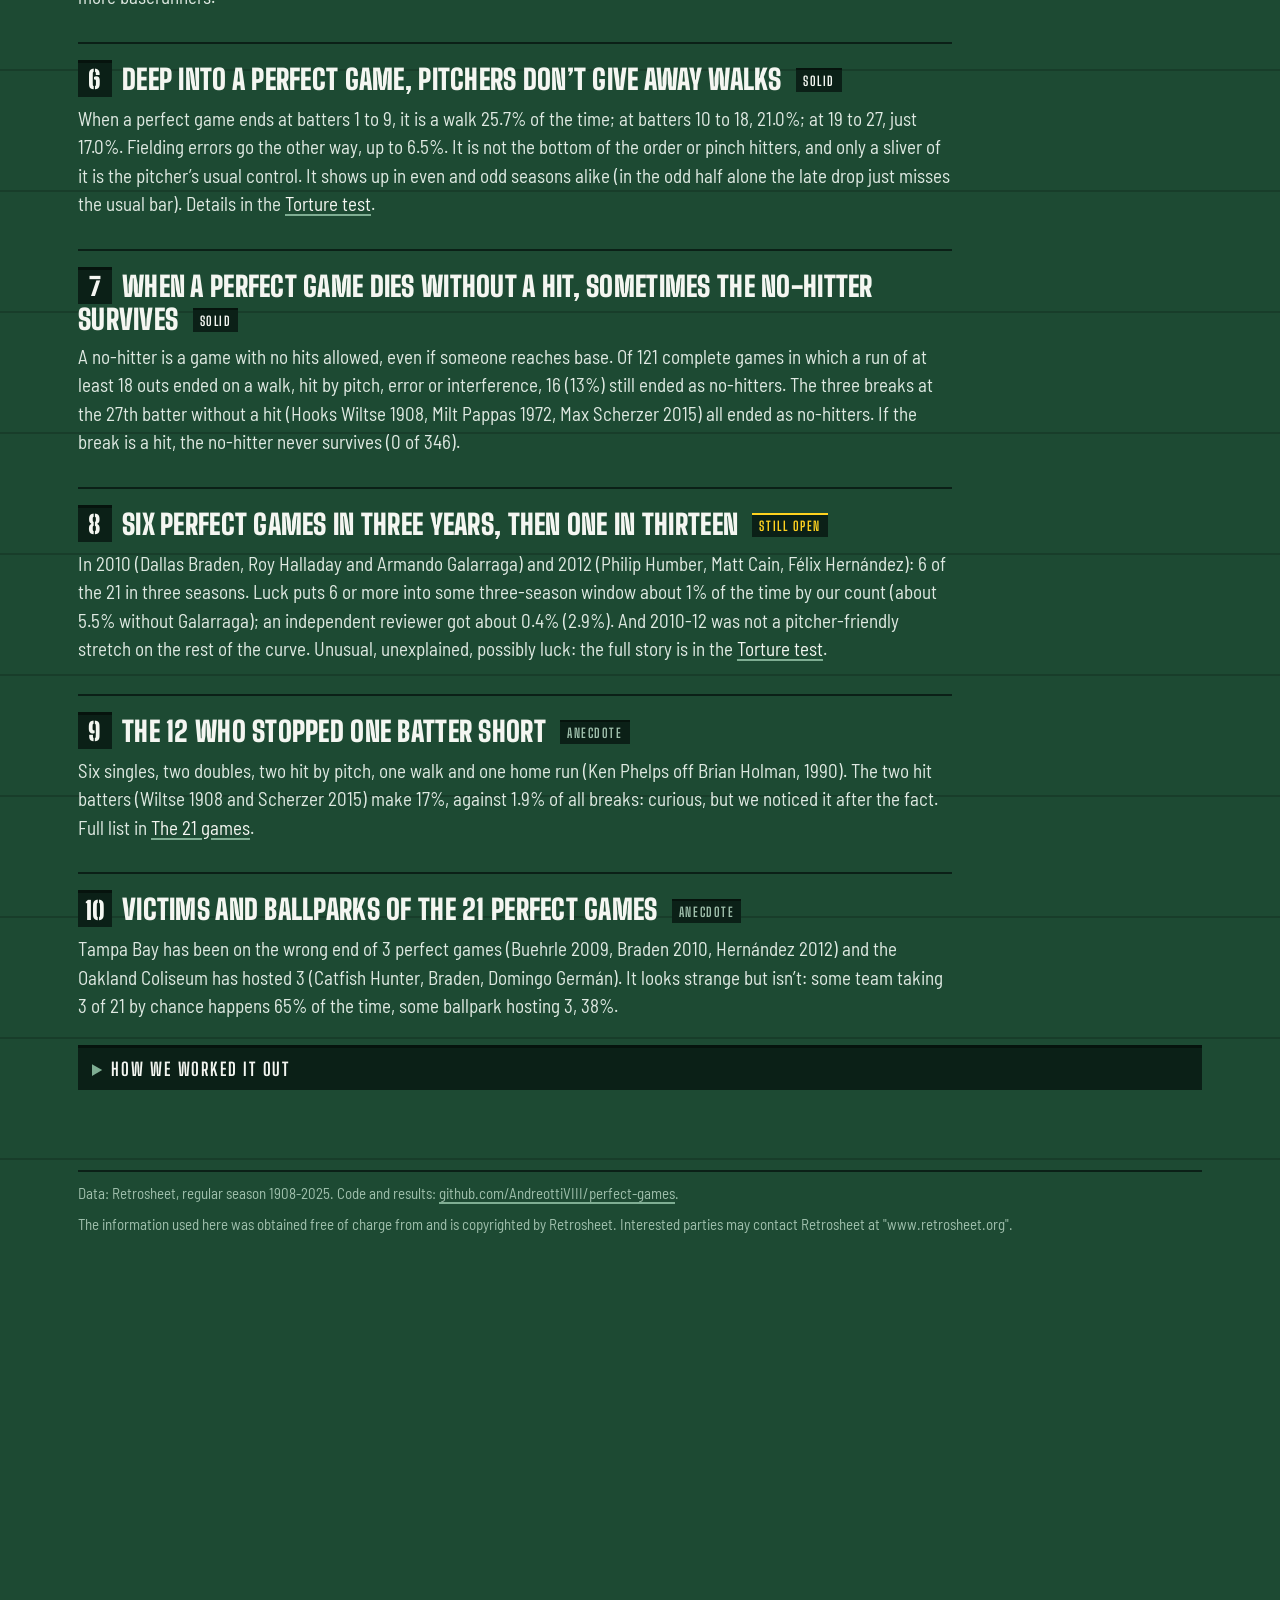
<file: docs/chicche.html>
<!doctype html>
<html lang="en">
<head>
<meta charset="utf-8">
<title>Hidden gems · Perfect games</title>
<meta http-equiv="refresh" content="0; url=hidden-gems.html">
<link rel="canonical" href="hidden-gems.html">
<meta name="robots" content="noindex">
<style>html,body{background:#1d4a33;color:#f4f6f1;font-family:system-ui,sans-serif}a{color:#f4f6f1}</style>
<link rel="icon" href="favicon.svg" type="image/svg+xml">
<link rel="icon" href="favicon-32.png" sizes="32x32" type="image/png">
<link rel="apple-touch-icon" href="apple-touch-icon.png">
</head>
<body>
<p>This page has moved: <a href="hidden-gems.html">Hidden gems</a>.</p>
</body>
</html>
</file>
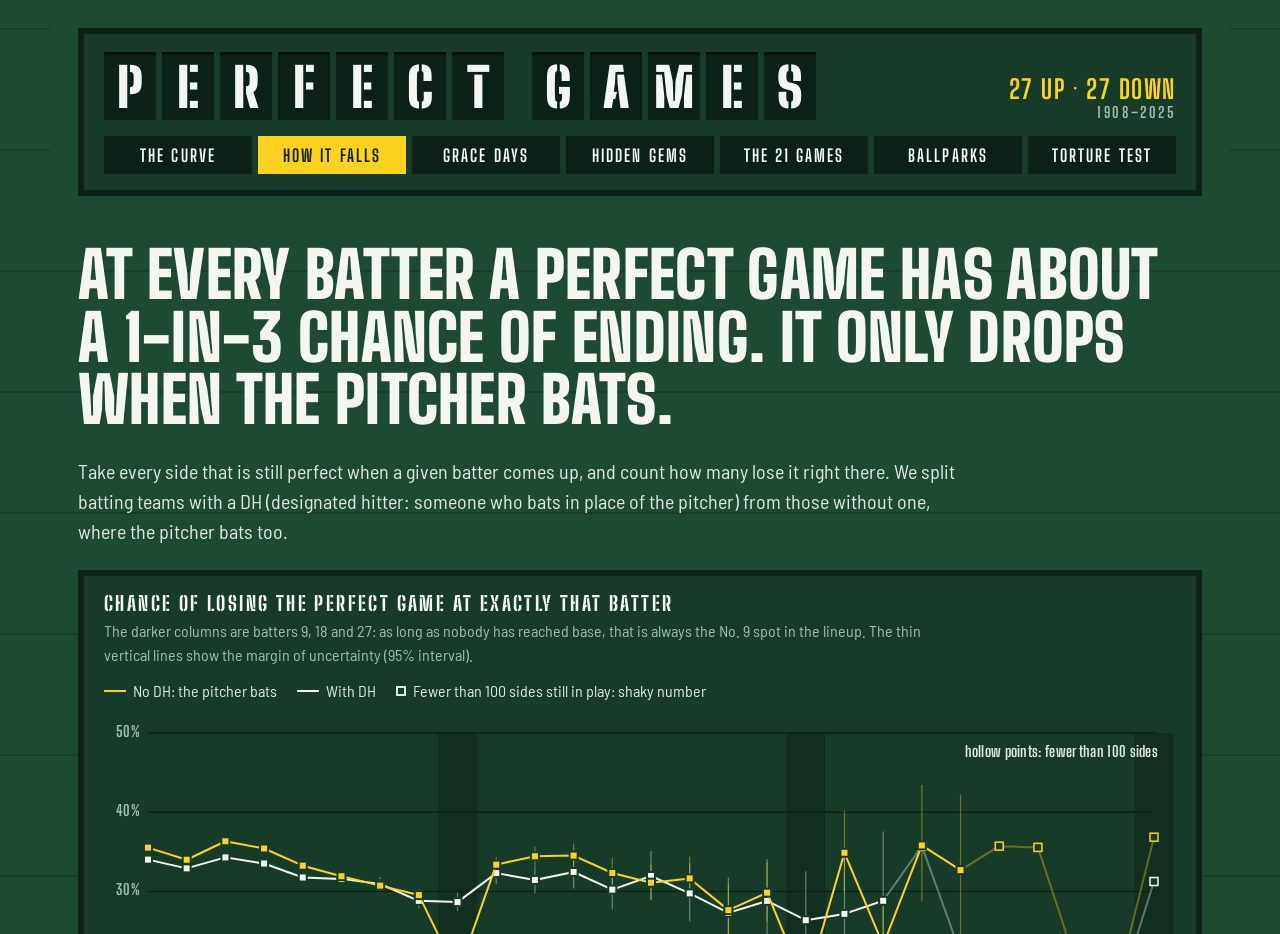
<file: docs/come-cala.html>
<!doctype html>
<html lang="en">
<head>
<meta charset="utf-8">
<title>How it falls · Perfect games</title>
<meta http-equiv="refresh" content="0; url=how-it-falls.html">
<link rel="canonical" href="how-it-falls.html">
<meta name="robots" content="noindex">
<style>html,body{background:#1d4a33;color:#f4f6f1;font-family:system-ui,sans-serif}a{color:#f4f6f1}</style>
<link rel="icon" href="favicon.svg" type="image/svg+xml">
<link rel="icon" href="favicon-32.png" sizes="32x32" type="image/png">
<link rel="apple-touch-icon" href="apple-touch-icon.png">
</head>
<body>
<p>This page has moved: <a href="how-it-falls.html">How it falls</a>.</p>
</body>
</html>
</file>
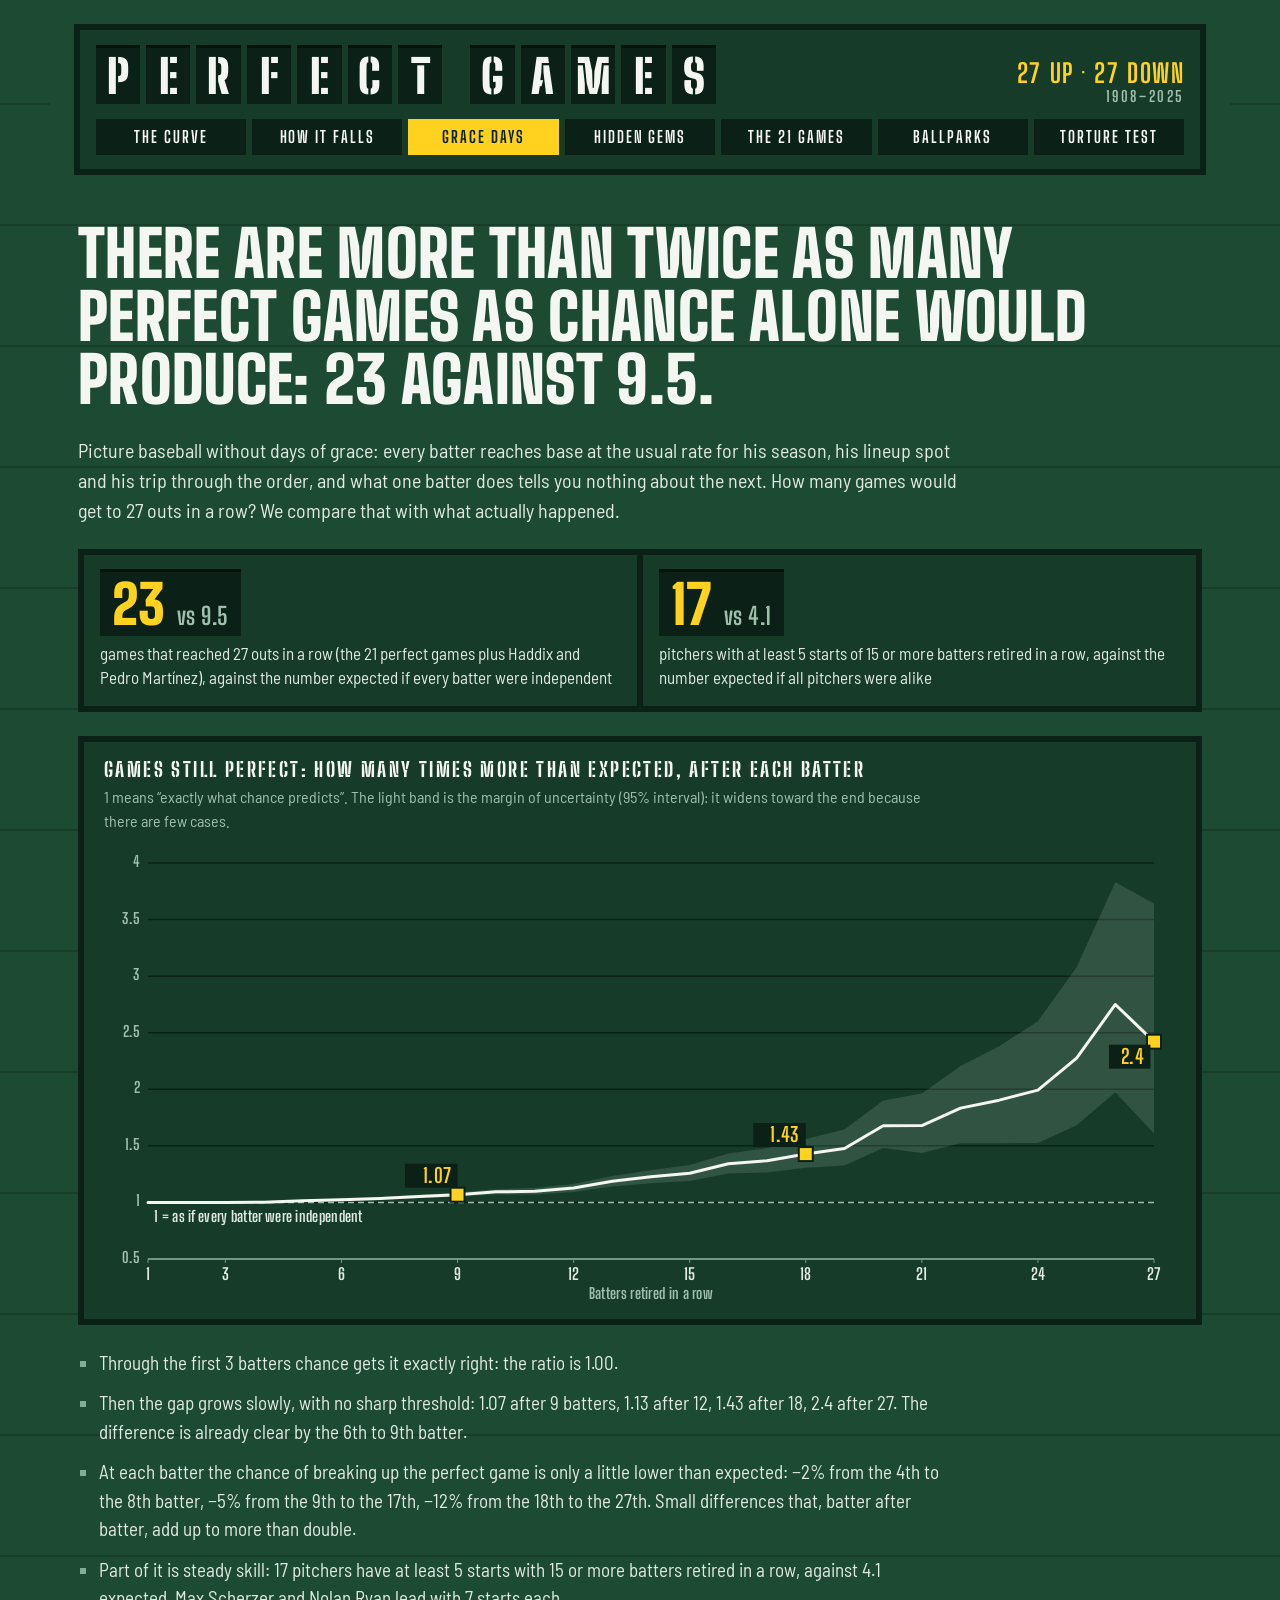
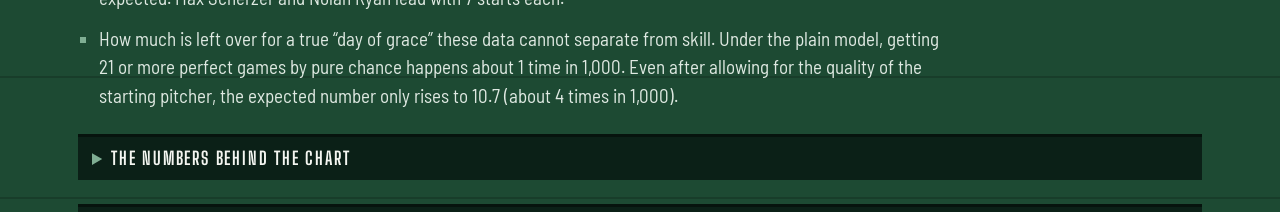
<file: docs/giornata-di-grazia.html>
<!doctype html>
<html lang="en">
<head>
<meta charset="utf-8">
<title>Grace days · Perfect games</title>
<meta http-equiv="refresh" content="0; url=grace-days.html">
<link rel="canonical" href="grace-days.html">
<meta name="robots" content="noindex">
<style>html,body{background:#1d4a33;color:#f4f6f1;font-family:system-ui,sans-serif}a{color:#f4f6f1}</style>
<link rel="icon" href="favicon.svg" type="image/svg+xml">
<link rel="icon" href="favicon-32.png" sizes="32x32" type="image/png">
<link rel="apple-touch-icon" href="apple-touch-icon.png">
</head>
<body>
<p>This page has moved: <a href="grace-days.html">Grace days</a>.</p>
</body>
</html>
</file>
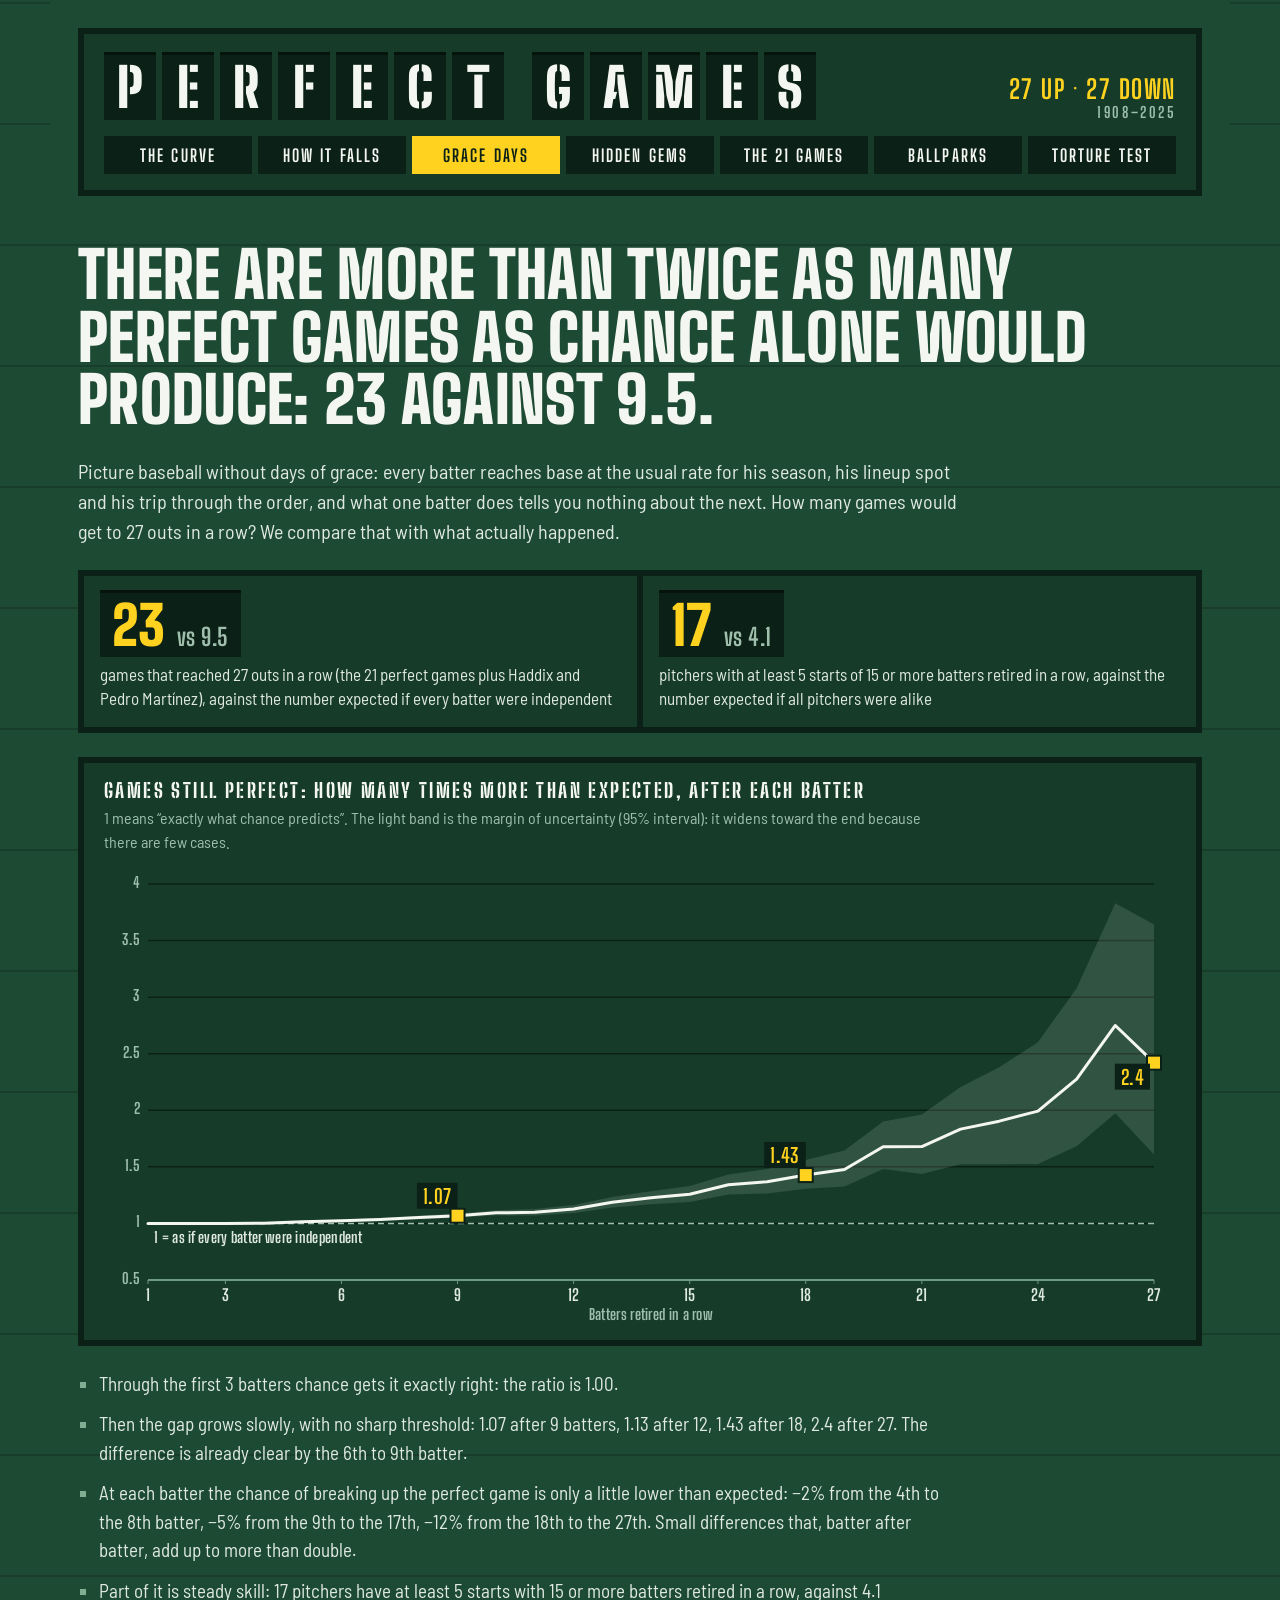
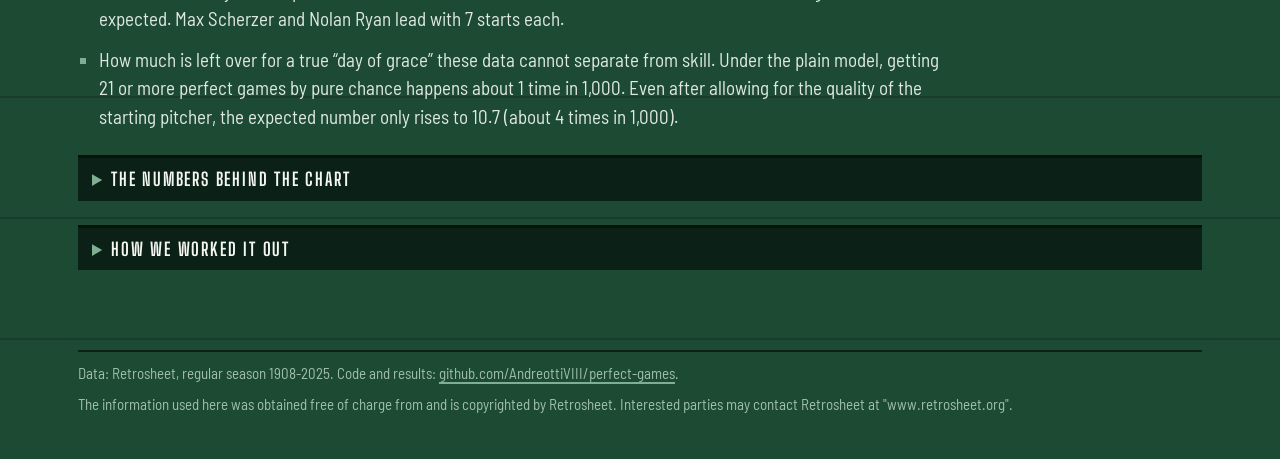
<file: docs/grace-days.html>
<!doctype html>
<html lang="en">
<head>
<meta charset="utf-8">
<meta name="viewport" content="width=device-width, initial-scale=1">
<title>Grace days · Perfect games</title>
<meta name="description" content="There are more than twice as many perfect games as chance alone would produce: 23 against 9.5.">
<link rel="preconnect" href="https://fonts.googleapis.com">
<link rel="preconnect" href="https://fonts.gstatic.com" crossorigin>
<link href="https://fonts.googleapis.com/css2?family=Big+Shoulders+Display:wght@500;700;900&family=Big+Shoulders+Stencil+Display:wght@800;900&family=Barlow+Semi+Condensed:wght@400;500;600&display=swap" rel="stylesheet">
<link rel="stylesheet" href="style.css">
<link rel="icon" href="favicon.svg" type="image/svg+xml">
<link rel="icon" href="favicon-32.png" sizes="32x32" type="image/png">
<link rel="apple-touch-icon" href="apple-touch-icon.png">
</head>
<body>
<header class="top">
  <a class="brand" href="index.html" aria-label="Perfect games">
    <span class="w"><b>P</b><b>E</b><b>R</b><b>F</b><b>E</b><b>C</b><b>T</b></span>
    <span class="w"><b>G</b><b>A</b><b>M</b><b>E</b><b>S</b></span>
    <span class="tag"><span>27 UP · 27 DOWN</span>1908&ndash;2025</span>
  </a>
  <nav aria-label="Pages">
    <a href="index.html">The curve</a>
    <a href="how-it-falls.html">How it falls</a>
    <a href="grace-days.html" aria-current="page">Grace days</a>
    <a href="hidden-gems.html">Hidden gems</a>
    <a href="the-21-games.html">The 21 games</a>
    <a href="ballparks.html">Ballparks</a>
    <a href="torture-test.html">Torture test</a>
  </nav>
</header>

<main>
  <h1>There are more than twice as many perfect games as chance alone would produce: 23 against 9.5.</h1>
  <p class="lead">Picture baseball without days of grace: every batter reaches base at the usual rate for his season, his lineup spot and his trip through the order, and what one batter does tells you nothing about the next. How many games would get to 27 outs in a row? We compare that with what actually happened.</p>

  <div class="tiles">
    <div class="tile"><span class="value">23 <small>vs 9.5</small></span><span class="label">games that reached 27 outs in a row (the 21 perfect games plus Haddix and Pedro Martínez), against the number expected if every batter were independent</span></div>
    <div class="tile"><span class="value">17 <small>vs 4.1</small></span><span class="label">pitchers with at least 5 starts of 15 or more batters retired in a row, against the number expected if all pitchers were alike</span></div>
  </div>

  <figure class="chart" id="grafico-grazia">
    <figcaption>
      <strong>Games still perfect: how many times more than expected, after each batter</strong>
      <span class="note">1 means “exactly what chance predicts”. The light band is the margin of uncertainty (95% interval): it widens toward the end because there are few cases.</span>
    </figcaption>
    <div class="plot"></div>
  </figure>

  <ul class="points">
    <li>Through the first 3 batters chance gets it exactly right: the ratio is 1.00.</li>
    <li>Then the gap grows slowly, with no sharp threshold: 1.07 after 9 batters, 1.13 after 12, 1.43 after 18, 2.4 after 27. The difference is already clear by the 6th to 9th batter.</li>
    <li>At each batter the chance of breaking up the perfect game is only a little lower than expected: −2% from the 4th to the 8th batter, −5% from the 9th to the 17th, −12% from the 18th to the 27th. Small differences that, batter after batter, add up to more than double.</li>
    <li>Part of it is steady skill: 17 pitchers have at least 5 starts with 15 or more batters retired in a row, against 4.1 expected. Max Scherzer and Nolan Ryan lead with 7 starts each.</li>
    <li>How much is left over for a true “day of grace” these data cannot separate from skill. Under the plain model, getting 21 or more perfect games by pure chance happens about 1 time in 1,000. Even after allowing for the quality of the starting pitcher, the expected number only rises to 10.7 (about 4 times in 1,000).</li>
  </ul>

  <details id="numeri-grazia" class="data">
    <summary>The numbers behind the chart</summary>
    <div class="body"></div>
  </details>

  <details>
    <summary>How we worked it out</summary>
    <div class="body">
      <p>The “every batter independent” model uses every plate appearance from 1908 to 2025, counted by season, league, lineup spot, trip through the order, whether the pitcher is batting, and only with the bases empty (nobody on yet in that half-inning). For each side and each batter it takes the chance of reaching base in that situation; the chance of staying perfect is the product, batter after batter.</p>
      <p>The comparison is on the share of sides still perfect after n batters: actual divided by expected. After 27 batters the actual share is 1 in 17,457, the expected one 1 in 42,263. The margin of uncertainty comes from Greenwood’s formula.</p>
      <p>The 23 actual cases include Harvey Haddix (36 straight outs in 1959) and Pedro Martínez (27 in 1995): they count because they got past 27 outs, even though neither is a perfect game.</p>
      <p>A second version adds the quality of the starting pitcher, estimated from his other starts: the expected number rises to 10.7 (chance of 21 or more by luck about 4 in 1,000). A cruder model, with a single rate per season and all situations mixed together, predicts just 1.9, but it is wrong on purpose: it also counts plate appearances with runners on, when reaching base is easier.</p>
      <p>Limits: the model knows nothing about the opponent, the ballpark or the day, and “bases empty” is approximate. Code: <code>src/come_cala.py</code>; full numbers in <code>output/come_cala.md</code>.</p>
    </div>
  </details>
</main>

<footer>
  <p>Data: Retrosheet, regular season 1908-2025. Code and results: <a href="https://github.com/AndreottiVIII/perfect-games">github.com/AndreottiVIII/perfect-games</a>.</p>
  <p>The information used here was obtained free of charge from and is copyrighted by Retrosheet. Interested parties may contact Retrosheet at "www.retrosheet.org".</p>
</footer>

<!-- build:dati-grazia -->
<script type="application/json" id="dati-grazia">{"punti":[{"n":1,"s":0.649581,"s0":0.649621,"ratio":0.999938,"lo":0.99767,"hi":1.00221},{"n":2,"s":0.431037,"s0":0.431154,"ratio":0.999729,"lo":0.996185,"hi":1.00328},{"n":3,"s":0.277306,"s0":0.277454,"ratio":0.999466,"lo":0.994492,"hi":1.00447},{"n":4,"s":0.18085,"s0":0.180476,"ratio":1.00207,"lo":0.995503,"hi":1.00869},{"n":5,"s":0.121643,"s0":0.119802,"ratio":1.01537,"lo":1.00698,"hi":1.02384},{"n":6,"s":0.0829571,"s0":0.0809993,"ratio":1.02417,"lo":1.0137,"hi":1.03475},{"n":7,"s":0.0574066,"s0":0.0554281,"ratio":1.03569,"lo":1.0228,"hi":1.04875},{"n":8,"s":0.0405958,"s0":0.0385631,"ratio":1.05271,"lo":1.03701,"hi":1.06865},{"n":9,"s":0.0313787,"s0":0.0293749,"ratio":1.06821,"lo":1.05003,"hi":1.08672},{"n":10,"s":0.0210128,"s0":0.0192061,"ratio":1.09407,"lo":1.07123,"hi":1.11739},{"n":11,"s":0.0139812,"s0":0.0127355,"ratio":1.09781,"lo":1.06969,"hi":1.12668},{"n":12,"s":0.00925198,"s0":0.00820982,"ratio":1.12694,"lo":1.09147,"hi":1.16357},{"n":13,"s":0.00632795,"s0":0.005334,"ratio":1.18634,"lo":1.14128,"hi":1.23319},{"n":14,"s":0.0043413,"s0":0.00353984,"ratio":1.22641,"lo":1.17033,"hi":1.28518},{"n":15,"s":0.00299614,"s0":0.00238173,"ratio":1.25797,"lo":1.18901,"hi":1.33093},{"n":16,"s":0.00217177,"s0":0.00161899,"ratio":1.34143,"lo":1.25543,"hi":1.43333},{"n":17,"s":0.00153169,"s0":0.00111896,"ratio":1.36885,"lo":1.26495,"hi":1.48129},{"n":18,"s":0.00121041,"s0":0.000848007,"ratio":1.42736,"lo":1.30604,"hi":1.55994},{"n":19,"s":0.000819394,"s0":0.000554805,"ratio":1.4769,"lo":1.32572,"hi":1.64532},{"n":20,"s":0.000612677,"s0":0.000365257,"ratio":1.67739,"lo":1.48043,"hi":1.90055},{"n":21,"s":0.000393508,"s0":0.000234254,"ratio":1.67984,"lo":1.43737,"hi":1.96321},{"n":22,"s":0.000278942,"s0":0.000152136,"ratio":1.83351,"lo":1.52359,"hi":2.20647},{"n":23,"s":0.000191773,"s0":0.000100731,"ratio":1.90382,"lo":1.52277,"hi":2.38022},{"n":24,"s":0.00013449,"s0":6.74901e-05,"ratio":1.99274,"lo":1.52625,"hi":2.6018},{"n":25,"s":0.000104603,"s0":4.59659e-05,"ratio":2.27567,"lo":1.6818,"hi":3.07925},{"n":26,"s":8.71695e-05,"s0":3.17018e-05,"ratio":2.74967,"lo":1.97428,"hi":3.8296},{"n":27,"s":5.72828e-05,"s0":2.36616e-05,"ratio":2.42091,"lo":1.60878,"hi":3.64303}],"reali_27":23.0382,"attese_27_N2":9.51634,"attese_27_N3":10.7033}</script>
<!-- /build:dati-grazia -->
<script src="charts.js"></script>
<script src="header.js"></script>
</body>
</html>
</file>
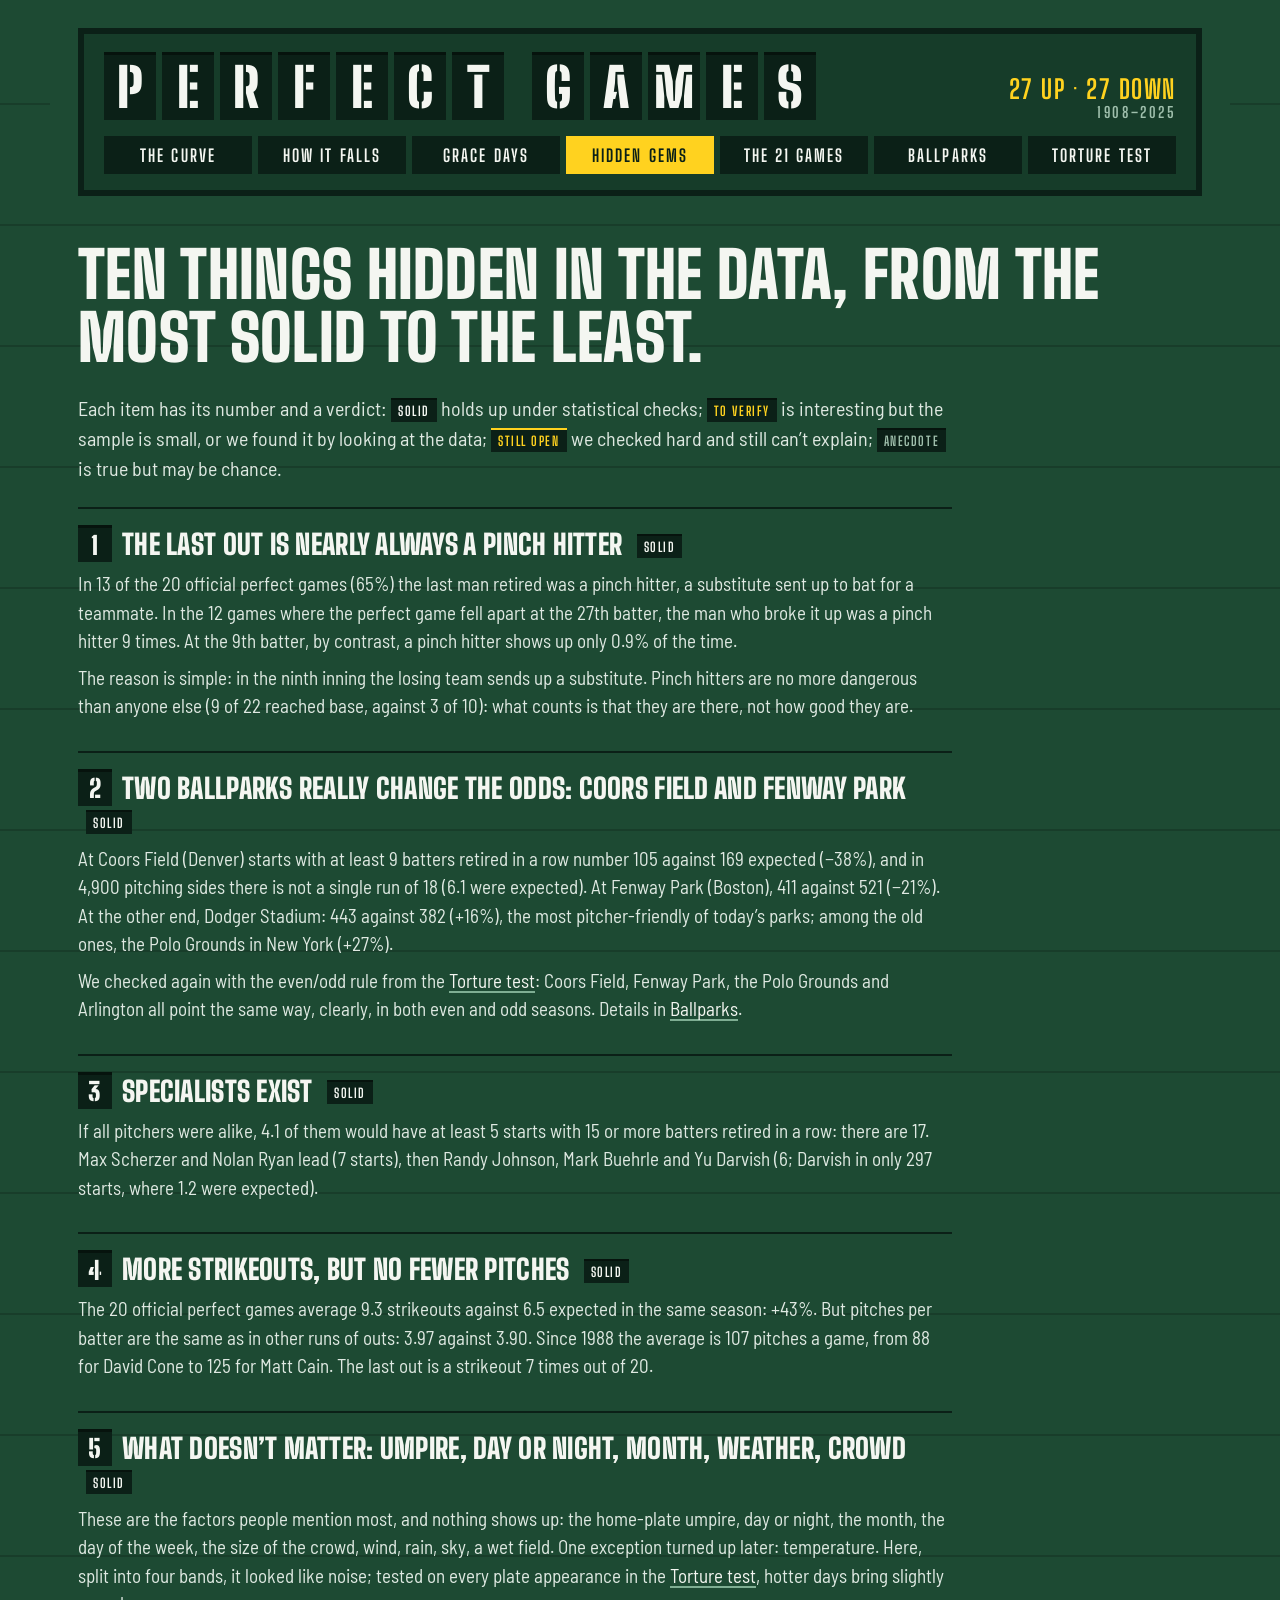
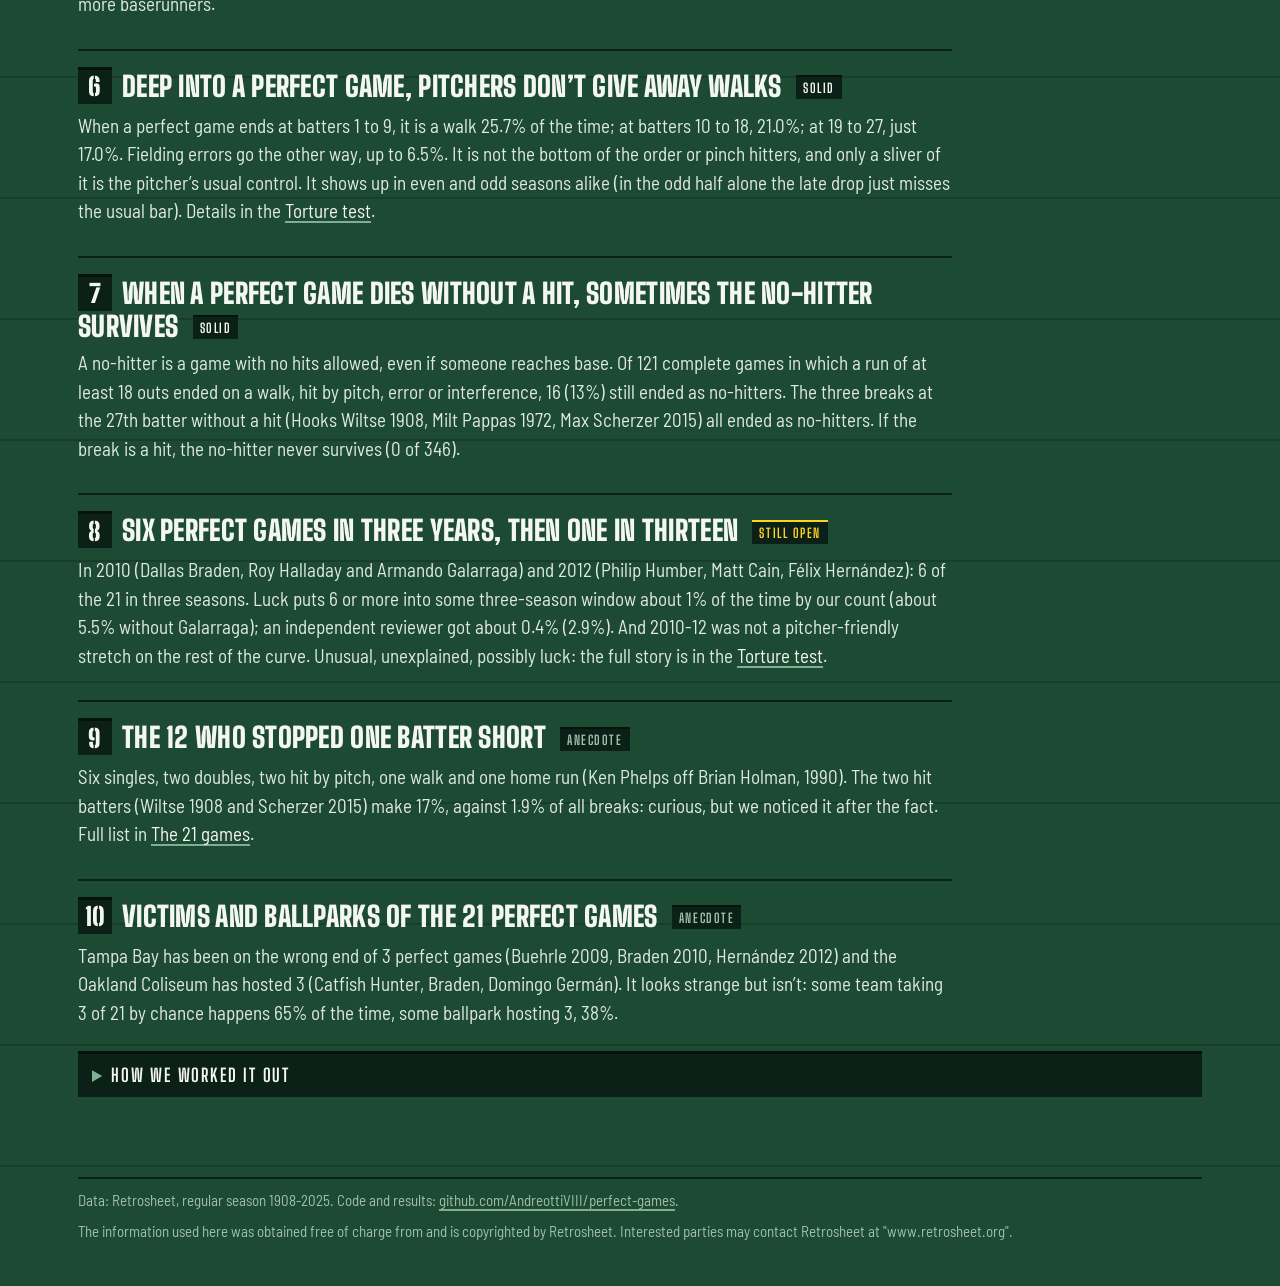
<file: docs/hidden-gems.html>
<!doctype html>
<html lang="en">
<head>
<meta charset="utf-8">
<meta name="viewport" content="width=device-width, initial-scale=1">
<title>Hidden gems · Perfect games</title>
<meta name="description" content="Ten things hidden in the perfect game data, from the most solid to the least.">
<link rel="preconnect" href="https://fonts.googleapis.com">
<link rel="preconnect" href="https://fonts.gstatic.com" crossorigin>
<link href="https://fonts.googleapis.com/css2?family=Big+Shoulders+Display:wght@500;700;900&family=Big+Shoulders+Stencil+Display:wght@800;900&family=Barlow+Semi+Condensed:wght@400;500;600&display=swap" rel="stylesheet">
<link rel="stylesheet" href="style.css">
<link rel="icon" href="favicon.svg" type="image/svg+xml">
<link rel="icon" href="favicon-32.png" sizes="32x32" type="image/png">
<link rel="apple-touch-icon" href="apple-touch-icon.png">
</head>
<body>
<header class="top">
  <a class="brand" href="index.html" aria-label="Perfect games">
    <span class="w"><b>P</b><b>E</b><b>R</b><b>F</b><b>E</b><b>C</b><b>T</b></span>
    <span class="w"><b>G</b><b>A</b><b>M</b><b>E</b><b>S</b></span>
    <span class="tag"><span>27 UP · 27 DOWN</span>1908&ndash;2025</span>
  </a>
  <nav aria-label="Pages">
    <a href="index.html">The curve</a>
    <a href="how-it-falls.html">How it falls</a>
    <a href="grace-days.html">Grace days</a>
    <a href="hidden-gems.html" aria-current="page">Hidden gems</a>
    <a href="the-21-games.html">The 21 games</a>
    <a href="ballparks.html">Ballparks</a>
    <a href="torture-test.html">Torture test</a>
  </nav>
</header>

<main>
  <h1>Ten things hidden in the data, from the most solid to the least.</h1>
  <p class="lead">Each item has its number and a verdict: <span class="tag solid">solid</span> holds up under statistical checks; <span class="tag verify">to verify</span> is interesting but the sample is small, or we found it by looking at the data; <span class="tag open">still open</span> we checked hard and still can’t explain; <span class="tag anecdote">anecdote</span> is true but may be chance.</p>

  <ol class="chicche">
    <li>
      <h2>The last out is nearly always a pinch hitter <span class="tag solid">solid</span></h2>
      <p>In 13 of the 20 official perfect games (65%) the last man retired was a pinch hitter, a substitute sent up to bat for a teammate. In the 12 games where the perfect game fell apart at the 27th batter, the man who broke it up was a pinch hitter 9 times. At the 9th batter, by contrast, a pinch hitter shows up only 0.9% of the time.</p>
      <p>The reason is simple: in the ninth inning the losing team sends up a substitute. Pinch hitters are no more dangerous than anyone else (9 of 22 reached base, against 3 of 10): what counts is that they are there, not how good they are.</p>
    </li>
    <li>
      <h2>Two ballparks really change the odds: Coors Field and Fenway Park <span class="tag solid">solid</span></h2>
      <p>At Coors Field (Denver) starts with at least 9 batters retired in a row number 105 against 169 expected (−38%), and in 4,900 pitching sides there is not a single run of 18 (6.1 were expected). At Fenway Park (Boston), 411 against 521 (−21%). At the other end, Dodger Stadium: 443 against 382 (+16%), the most pitcher-friendly of today’s parks; among the old ones, the Polo Grounds in New York (+27%).</p>
      <p>We checked again with the even/odd rule from the <a href="torture-test.html">Torture test</a>: Coors Field, Fenway Park, the Polo Grounds and Arlington all point the same way, clearly, in both even and odd seasons. Details in <a href="ballparks.html">Ballparks</a>.</p>
    </li>
    <li>
      <h2>Specialists exist <span class="tag solid">solid</span></h2>
      <p>If all pitchers were alike, 4.1 of them would have at least 5 starts with 15 or more batters retired in a row: there are 17. Max Scherzer and Nolan Ryan lead (7 starts), then Randy Johnson, Mark Buehrle and Yu Darvish (6; Darvish in only 297 starts, where 1.2 were expected).</p>
    </li>
    <li>
      <h2>More strikeouts, but no fewer pitches <span class="tag solid">solid</span></h2>
      <p>The 20 official perfect games average 9.3 strikeouts against 6.5 expected in the same season: +43%. But pitches per batter are the same as in other runs of outs: 3.97 against 3.90. Since 1988 the average is 107 pitches a game, from 88 for David Cone to 125 for Matt Cain. The last out is a strikeout 7 times out of 20.</p>
    </li>
    <li>
      <h2>What doesn’t matter: umpire, day or night, month, weather, crowd <span class="tag solid">solid</span></h2>
      <p>These are the factors people mention most, and nothing shows up: the home-plate umpire, day or night, the month, the day of the week, the size of the crowd, wind, rain, sky, a wet field. One exception turned up later: temperature. Here, split into four bands, it looked like noise; tested on every plate appearance in the <a href="torture-test.html">Torture test</a>, hotter days bring slightly more baserunners.</p>
    </li>
    <li>
      <h2>Deep into a perfect game, pitchers don’t give away walks <span class="tag solid">solid</span></h2>
      <p>When a perfect game ends at batters 1 to 9, it is a walk 25.7% of the time; at batters 10 to 18, 21.0%; at 19 to 27, just 17.0%. Fielding errors go the other way, up to 6.5%. It is not the bottom of the order or pinch hitters, and only a sliver of it is the pitcher’s usual control. It shows up in even and odd seasons alike (in the odd half alone the late drop just misses the usual bar). Details in the <a href="torture-test.html">Torture test</a>.</p>
    </li>
    <li>
      <h2>When a perfect game dies without a hit, sometimes the no-hitter survives <span class="tag solid">solid</span></h2>
      <p>A no-hitter is a game with no hits allowed, even if someone reaches base. Of 121 complete games in which a run of at least 18 outs ended on a walk, hit by pitch, error or interference, 16 (13%) still ended as no-hitters. The three breaks at the 27th batter without a hit (Hooks Wiltse 1908, Milt Pappas 1972, Max Scherzer 2015) all ended as no-hitters. If the break is a hit, the no-hitter never survives (0 of 346).</p>
    </li>
    <li>
      <h2>Six perfect games in three years, then one in thirteen <span class="tag open">still open</span></h2>
      <p>In 2010 (Dallas Braden, Roy Halladay and Armando Galarraga) and 2012 (Philip Humber, Matt Cain, Félix Hernández): 6 of the 21 in three seasons. Luck puts 6 or more into some three-season window about 1% of the time by our count (about 5.5% without Galarraga); an independent reviewer got about 0.4% (2.9%). And 2010-12 was not a pitcher-friendly stretch on the rest of the curve. Unusual, unexplained, possibly luck: the full story is in the <a href="torture-test.html">Torture test</a>.</p>
    </li>
    <li>
      <h2>The 12 who stopped one batter short <span class="tag anecdote">anecdote</span></h2>
      <p>Six singles, two doubles, two hit by pitch, one walk and one home run (Ken Phelps off Brian Holman, 1990). The two hit batters (Wiltse 1908 and Scherzer 2015) make 17%, against 1.9% of all breaks: curious, but we noticed it after the fact. Full list in <a href="the-21-games.html">The 21 games</a>.</p>
    </li>
    <li>
      <h2>Victims and ballparks of the 21 perfect games <span class="tag anecdote">anecdote</span></h2>
      <p>Tampa Bay has been on the wrong end of 3 perfect games (Buehrle 2009, Braden 2010, Hernández 2012) and the Oakland Coliseum has hosted 3 (Catfish Hunter, Braden, Domingo Germán). It looks strange but isn’t: some team taking 3 of 21 by chance happens 65% of the time, some ballpark hosting 3, 38%.</p>
    </li>
  </ol>

  <details>
    <summary>How we worked it out</summary>
    <div class="body">
      <p>The games are the 20 official perfect games found in the data (1908-2025), plus Galarraga’s by Davide’s choice (MLB does not recognise it), and the 12 times the perfect game ended at exactly the 27th batter.</p>
      <p>For ballparks, umpires, months and weather the “expected” figures are the share of sides with at least k batters retired in a row in the same season and with the same kind of lineup (DH or not), added up over the sides in the group. With many comparisons (294 umpires, for example) some big gaps turn up by chance: that is why the results are corrected for the number of comparisons.</p>
      <p>Pinch hitter: position 11 in Retrosheet’s play-by-play. Pitches: reliably counted only since 1988.</p>
      <p>Code: <code>src/chicche.py</code>; full text with every test in <code>output/chicche.md</code> and the later checks in <code>output/verifiche.md</code>.</p>
    </div>
  </details>
</main>

<footer>
  <p>Data: Retrosheet, regular season 1908-2025. Code and results: <a href="https://github.com/AndreottiVIII/perfect-games">github.com/AndreottiVIII/perfect-games</a>.</p>
  <p>The information used here was obtained free of charge from and is copyrighted by Retrosheet. Interested parties may contact Retrosheet at "www.retrosheet.org".</p>
</footer>
<script src="header.js"></script>
</body>
</html>
</file>
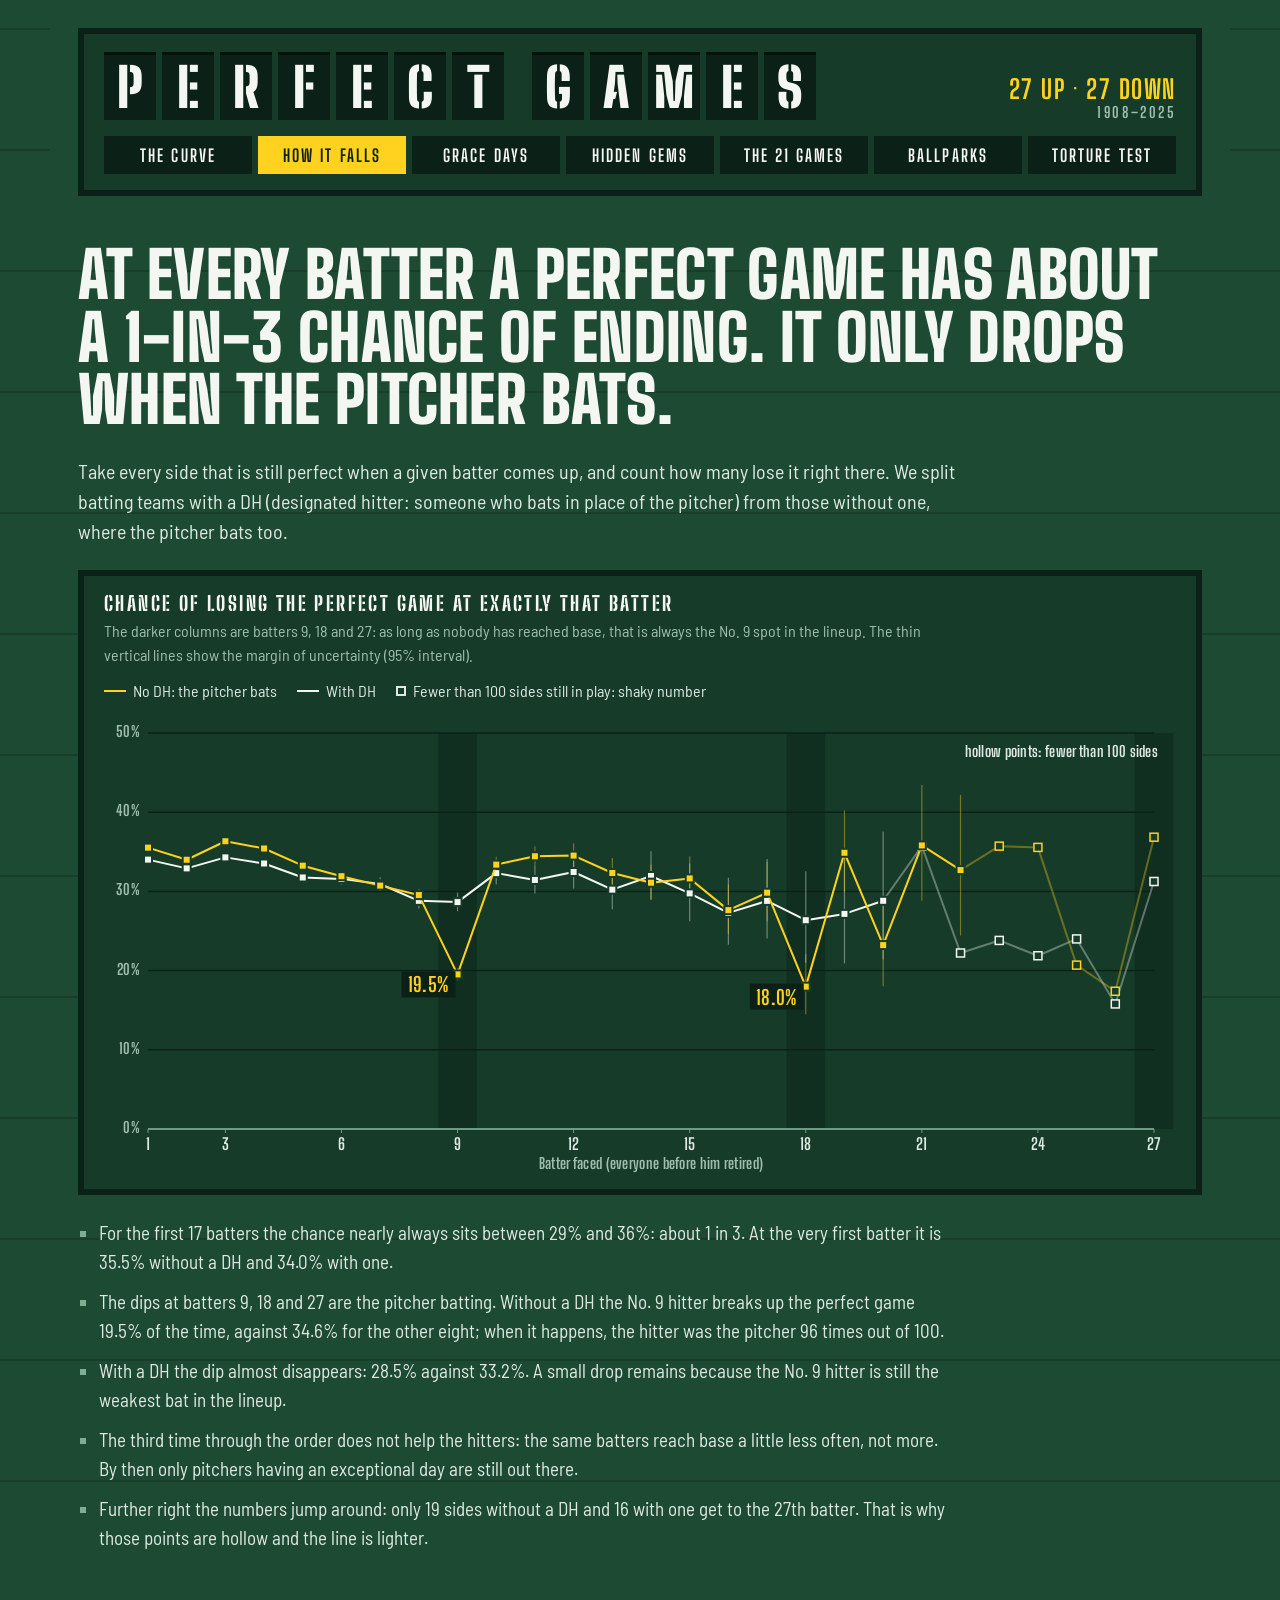
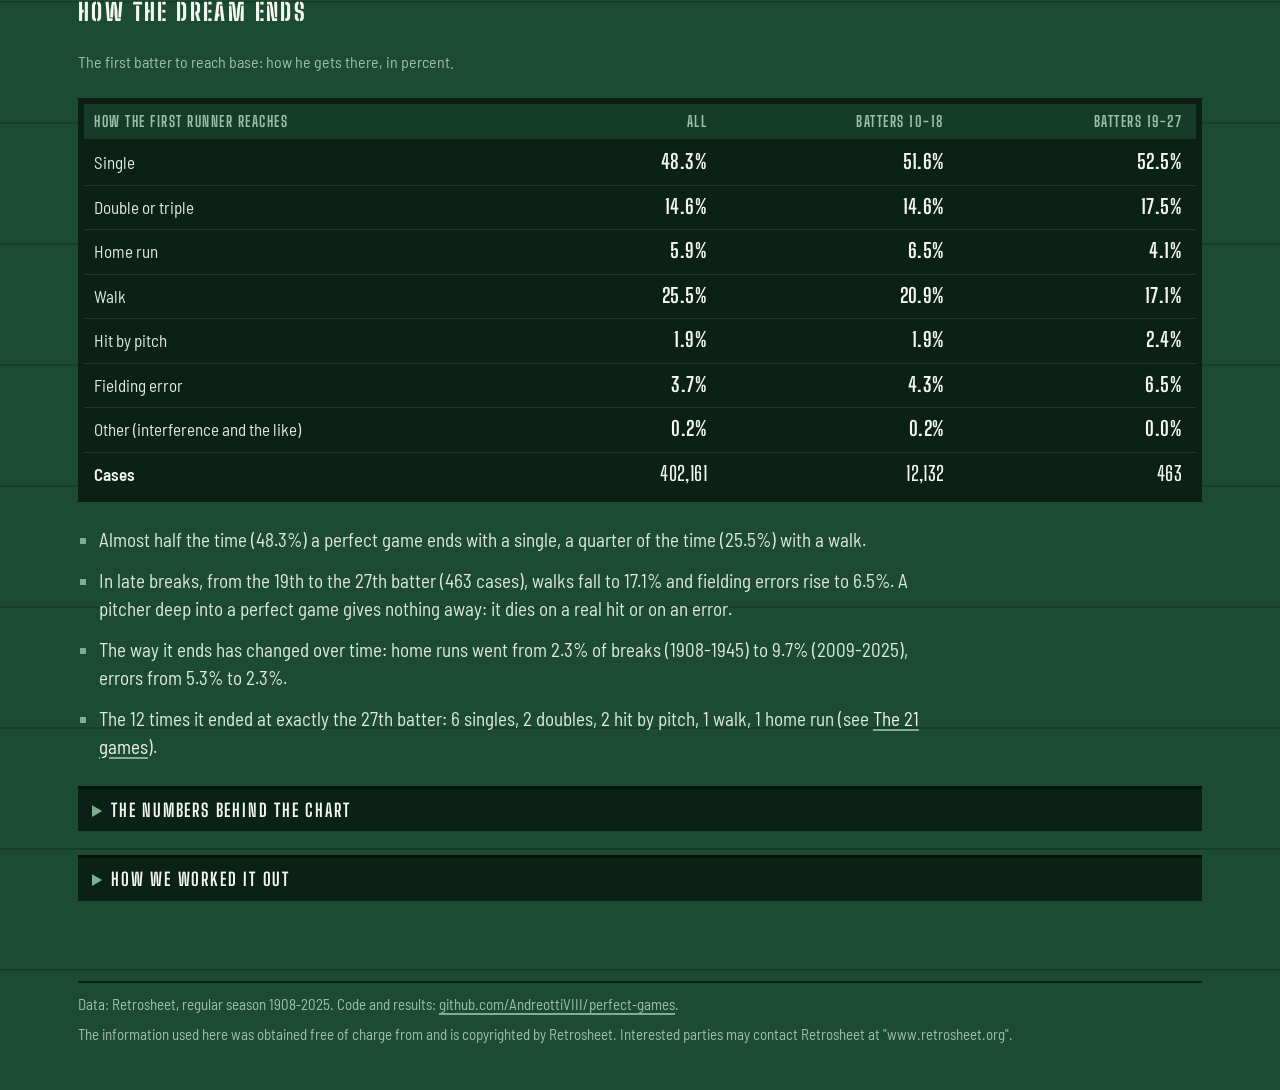
<file: docs/how-it-falls.html>
<!doctype html>
<html lang="en">
<head>
<meta charset="utf-8">
<meta name="viewport" content="width=device-width, initial-scale=1">
<title>How it falls · Perfect games</title>
<meta name="description" content="At every batter a perfect game has about a 1-in-3 chance of ending. It only drops when the pitcher bats.">
<link rel="preconnect" href="https://fonts.googleapis.com">
<link rel="preconnect" href="https://fonts.gstatic.com" crossorigin>
<link href="https://fonts.googleapis.com/css2?family=Big+Shoulders+Display:wght@500;700;900&family=Big+Shoulders+Stencil+Display:wght@800;900&family=Barlow+Semi+Condensed:wght@400;500;600&display=swap" rel="stylesheet">
<link rel="stylesheet" href="style.css">
<link rel="icon" href="favicon.svg" type="image/svg+xml">
<link rel="icon" href="favicon-32.png" sizes="32x32" type="image/png">
<link rel="apple-touch-icon" href="apple-touch-icon.png">
</head>
<body>
<header class="top">
  <a class="brand" href="index.html" aria-label="Perfect games">
    <span class="w"><b>P</b><b>E</b><b>R</b><b>F</b><b>E</b><b>C</b><b>T</b></span>
    <span class="w"><b>G</b><b>A</b><b>M</b><b>E</b><b>S</b></span>
    <span class="tag"><span>27 UP · 27 DOWN</span>1908&ndash;2025</span>
  </a>
  <nav aria-label="Pages">
    <a href="index.html">The curve</a>
    <a href="how-it-falls.html" aria-current="page">How it falls</a>
    <a href="grace-days.html">Grace days</a>
    <a href="hidden-gems.html">Hidden gems</a>
    <a href="the-21-games.html">The 21 games</a>
    <a href="ballparks.html">Ballparks</a>
    <a href="torture-test.html">Torture test</a>
  </nav>
</header>

<main>
  <h1>At every batter a perfect game has about a 1-in-3 chance of ending. It only drops when the pitcher bats.</h1>
  <p class="lead">Take every side that is still perfect when a given batter comes up, and count how many lose it right there. We split batting teams with a DH (designated hitter: someone who bats in place of the pitcher) from those without one, where the pitcher bats too.</p>

  <figure class="chart" id="grafico-come-cala">
    <figcaption>
      <strong>Chance of losing the perfect game at exactly that batter</strong>
      <span class="note">The darker columns are batters 9, 18 and 27: as long as nobody has reached base, that is always the No. 9 spot in the lineup. The thin vertical lines show the margin of uncertainty (95% interval).</span>
    </figcaption>
    <div class="legend">
      <span class="key"><span class="swatch" style="border-color:#ffd21f"></span>No DH: the pitcher bats</span>
      <span class="key"><span class="swatch" style="border-color:#f4f6f1"></span>With DH</span>
      <span class="key"><span class="dot"></span>Fewer than 100 sides still in play: shaky number</span>
    </div>
    <div class="plot"></div>
  </figure>

  <ul class="points">
    <li>For the first 17 batters the chance nearly always sits between 29% and 36%: about 1 in 3. At the very first batter it is 35.5% without a DH and 34.0% with one.</li>
    <li>The dips at batters 9, 18 and 27 are the pitcher batting. Without a DH the No. 9 hitter breaks up the perfect game 19.5% of the time, against 34.6% for the other eight; when it happens, the hitter was the pitcher 96 times out of 100.</li>
    <li>With a DH the dip almost disappears: 28.5% against 33.2%. A small drop remains because the No. 9 hitter is still the weakest bat in the lineup.</li>
    <li>The third time through the order does not help the hitters: the same batters reach base a little less often, not more. By then only pitchers having an exceptional day are still out there.</li>
    <li>Further right the numbers jump around: only 19 sides without a DH and 16 with one get to the 27th batter. That is why those points are hollow and the line is lighter.</li>
  </ul>

  <h2>How the dream ends</h2>
  <p class="note">The first batter to reach base: how he gets there, in percent.</p>
  <!-- build:tabella-eventi -->
<div class="table-wrap"><table>
<thead><tr>
<th>How the first runner reaches</th>
<th class="num">All</th>
<th class="num">Batters 10-18</th>
<th class="num">Batters 19-27</th>
</tr></thead><tbody>
<tr><td>Single</td><td class="num">48.3%</td><td class="num">51.6%</td><td class="num">52.5%</td></tr>
<tr><td>Double or triple</td><td class="num">14.6%</td><td class="num">14.6%</td><td class="num">17.5%</td></tr>
<tr><td>Home run</td><td class="num">5.9%</td><td class="num">6.5%</td><td class="num">4.1%</td></tr>
<tr><td>Walk</td><td class="num">25.5%</td><td class="num">20.9%</td><td class="num">17.1%</td></tr>
<tr><td>Hit by pitch</td><td class="num">1.9%</td><td class="num">1.9%</td><td class="num">2.4%</td></tr>
<tr><td>Fielding error</td><td class="num">3.7%</td><td class="num">4.3%</td><td class="num">6.5%</td></tr>
<tr><td>Other (interference and the like)</td><td class="num">0.2%</td><td class="num">0.2%</td><td class="num">0.0%</td></tr>
<tr><td><strong>Cases</strong></td><td class="num"><strong>402,161</strong></td><td class="num"><strong>12,132</strong></td><td class="num"><strong>463</strong></td></tr>
</tbody></table></div>
<!-- /build:tabella-eventi -->
  <ul class="points">
    <li>Almost half the time (48.3%) a perfect game ends with a single, a quarter of the time (25.5%) with a walk.</li>
    <li>In late breaks, from the 19th to the 27th batter (463 cases), walks fall to 17.1% and fielding errors rise to 6.5%. A pitcher deep into a perfect game gives nothing away: it dies on a real hit or on an error.</li>
    <li>The way it ends has changed over time: home runs went from 2.3% of breaks (1908-1945) to 9.7% (2009-2025), errors from 5.3% to 2.3%.</li>
    <li>The 12 times it ended at exactly the 27th batter: 6 singles, 2 doubles, 2 hit by pitch, 1 walk, 1 home run (see <a href="the-21-games.html">The 21 games</a>).</li>
  </ul>

  <details id="numeri-come-cala" class="data">
    <summary>The numbers behind the chart</summary>
    <div class="body"></div>
  </details>

  <details>
    <summary>How we worked it out</summary>
    <div class="body">
      <p>For each batter n we count the sides “at risk”: those that have retired the first n-1 batters and are still in the game. The chance is the share of them that see batter n reach base. The margin of uncertainty is the 95% Wilson interval.</p>
      <p>“With DH” means the batting team had a designated hitter in its starting lineup. Same data as <a href="index.html">The curve</a>: 402,184 pitching sides, 1908-2025.</p>
      <p>As long as nobody reaches base, batter n is always in the same lineup spot and on the same trip through the order (1st to 9th the first time through, 10th to 18th the second, 19th to 27th the third). A statistical model with one effect for the lineup spot and one for the trip through the order fits the data well: the second and third time through, the same hitters reach base less often (ratios of 0.94 and 0.88 without a DH).</p>
      <p>Code: <code>src/come_cala.py</code>; full numbers in <code>output/come_cala.md</code>.</p>
    </div>
  </details>
</main>

<footer>
  <p>Data: Retrosheet, regular season 1908-2025. Code and results: <a href="https://github.com/AndreottiVIII/perfect-games">github.com/AndreottiVIII/perfect-games</a>.</p>
  <p>The information used here was obtained free of charge from and is copyrighted by Retrosheet. Interested parties may contact Retrosheet at "www.retrosheet.org".</p>
</footer>

<!-- build:dati-come-cala -->
<script type="application/json" id="dati-come-cala">{"min_rischio":100,"senza_dh":[{"n":1,"h":0.355245,"lo":0.353455,"hi":0.357039,"r":273887,"k":97297},{"n":2,"h":0.339968,"lo":0.337762,"hi":0.342181,"r":176590,"k":60035},{"n":3,"h":0.363331,"lo":0.360574,"hi":0.366096,"r":116555,"k":42348},{"n":4,"h":0.354171,"lo":0.350738,"hi":0.35762,"r":74207,"k":26282},{"n":5,"h":0.332457,"lo":0.328253,"hi":0.336688,"r":47925,"k":15933},{"n":6,"h":0.319205,"lo":0.314118,"hi":0.324335,"r":31992,"k":10212},{"n":7,"h":0.3073,"lo":0.301207,"hi":0.313461,"r":21780,"k":6693},{"n":8,"h":0.295354,"lo":0.288127,"hi":0.302685,"r":15087,"k":4456},{"n":9,"h":0.195184,"lo":0.18776,"hi":0.202828,"r":10631,"k":2075},{"n":10,"h":0.333801,"lo":0.323885,"hi":0.343866,"r":8556,"k":2856},{"n":11,"h":0.344386,"lo":0.332159,"hi":0.356823,"r":5700,"k":1963},{"n":12,"h":0.345197,"lo":0.330119,"hi":0.360592,"r":3737,"k":1290},{"n":13,"h":0.323253,"lo":0.30501,"hi":0.34205,"r":2447,"k":791},{"n":14,"h":0.31099,"lo":0.289154,"hi":0.333702,"r":1656,"k":515},{"n":15,"h":0.316389,"lo":0.290058,"hi":0.343952,"r":1141,"k":361},{"n":16,"h":0.27635,"lo":0.246083,"hi":0.308814,"r":778,"k":215},{"n":17,"h":0.298401,"lo":0.262075,"hi":0.33746,"r":563,"k":168},{"n":18,"h":0.179747,"lo":0.145021,"hi":0.220642,"r":395,"k":71},{"n":19,"h":0.348765,"lo":0.298918,"hi":0.402157,"r":324,"k":113},{"n":20,"h":0.232227,"lo":0.180349,"hi":0.293682,"r":211,"k":49},{"n":21,"h":0.358025,"lo":0.288273,"hi":0.434354,"r":162,"k":58},{"n":22,"h":0.326923,"lo":0.244338,"hi":0.421839,"r":104,"k":34},{"n":23,"h":0.357143,"lo":0.255032,"hi":0.474118,"r":70,"k":25},{"n":24,"h":0.355556,"lo":0.232189,"hi":0.501645,"r":45,"k":16},{"n":25,"h":0.206897,"lo":0.0984594,"hi":0.383904,"r":29,"k":6},{"n":26,"h":0.173913,"lo":0.0697854,"hi":0.371381,"r":23,"k":4},{"n":27,"h":0.368421,"lo":0.191493,"hi":0.589608,"r":19,"k":7}],"con_dh":[{"n":1,"h":0.340117,"lo":0.33753,"hi":0.342714,"r":128297,"k":43636},{"n":2,"h":0.329077,"lo":0.32592,"hi":0.33225,"r":84661,"k":27860},{"n":3,"h":0.342952,"lo":0.339059,"hi":0.346866,"r":56801,"k":19480},{"n":4,"h":0.335227,"lo":0.330455,"hi":0.340033,"r":37321,"k":12511},{"n":5,"h":0.317574,"lo":0.311809,"hi":0.323394,"r":24810,"k":7879},{"n":6,"h":0.315811,"lo":0.308852,"hi":0.322854,"r":16931,"k":5347},{"n":7,"h":0.309306,"lo":0.300953,"hi":0.317785,"r":11584,"k":3583},{"n":8,"h":0.288089,"lo":0.278269,"hi":0.298112,"r":8001,"k":2305},{"n":9,"h":0.286517,"lo":0.274922,"hi":0.2984,"r":5696,"k":1632},{"n":10,"h":0.323081,"lo":0.308875,"hi":0.33762,"r":4064,"k":1313},{"n":11,"h":0.314431,"lo":0.29735,"hi":0.33203,"r":2751,"k":865},{"n":12,"h":0.324496,"lo":0.303741,"hi":0.345965,"r":1886,"k":612},{"n":13,"h":0.302198,"lo":0.277607,"hi":0.327978,"r":1274,"k":385},{"n":14,"h":0.31946,"lo":0.289642,"hi":0.350831,"r":889,"k":284},{"n":15,"h":0.297521,"lo":0.262461,"hi":0.335135,"r":605,"k":180},{"n":16,"h":0.272941,"lo":0.232764,"hi":0.317187,"r":425,"k":116},{"n":17,"h":0.288026,"lo":0.24038,"hi":0.340878,"r":309,"k":89},{"n":18,"h":0.263636,"lo":0.209829,"hi":0.325556,"r":220,"k":58},{"n":19,"h":0.271605,"lo":0.208993,"hi":0.344798,"r":162,"k":44},{"n":20,"h":0.288136,"lo":0.21412,"hi":0.375511,"r":118,"k":34},{"n":21,"h":0.357143,"lo":0.262992,"hi":0.463789,"r":84,"k":30},{"n":22,"h":0.222222,"lo":0.131953,"hi":0.349389,"r":54,"k":12},{"n":23,"h":0.238095,"lo":0.134808,"hi":0.385278,"r":42,"k":10},{"n":24,"h":0.21875,"lo":0.110237,"hi":0.387553,"r":32,"k":7},{"n":25,"h":0.24,"lo":0.114962,"hi":0.434301,"r":25,"k":6},{"n":26,"h":0.157895,"lo":0.0552037,"hi":0.375659,"r":19,"k":3},{"n":27,"h":0.3125,"lo":0.141644,"hi":0.555961,"r":16,"k":5}]}</script>
<!-- /build:dati-come-cala -->
<script src="charts.js"></script>
<script src="header.js"></script>
</body>
</html>
</file>
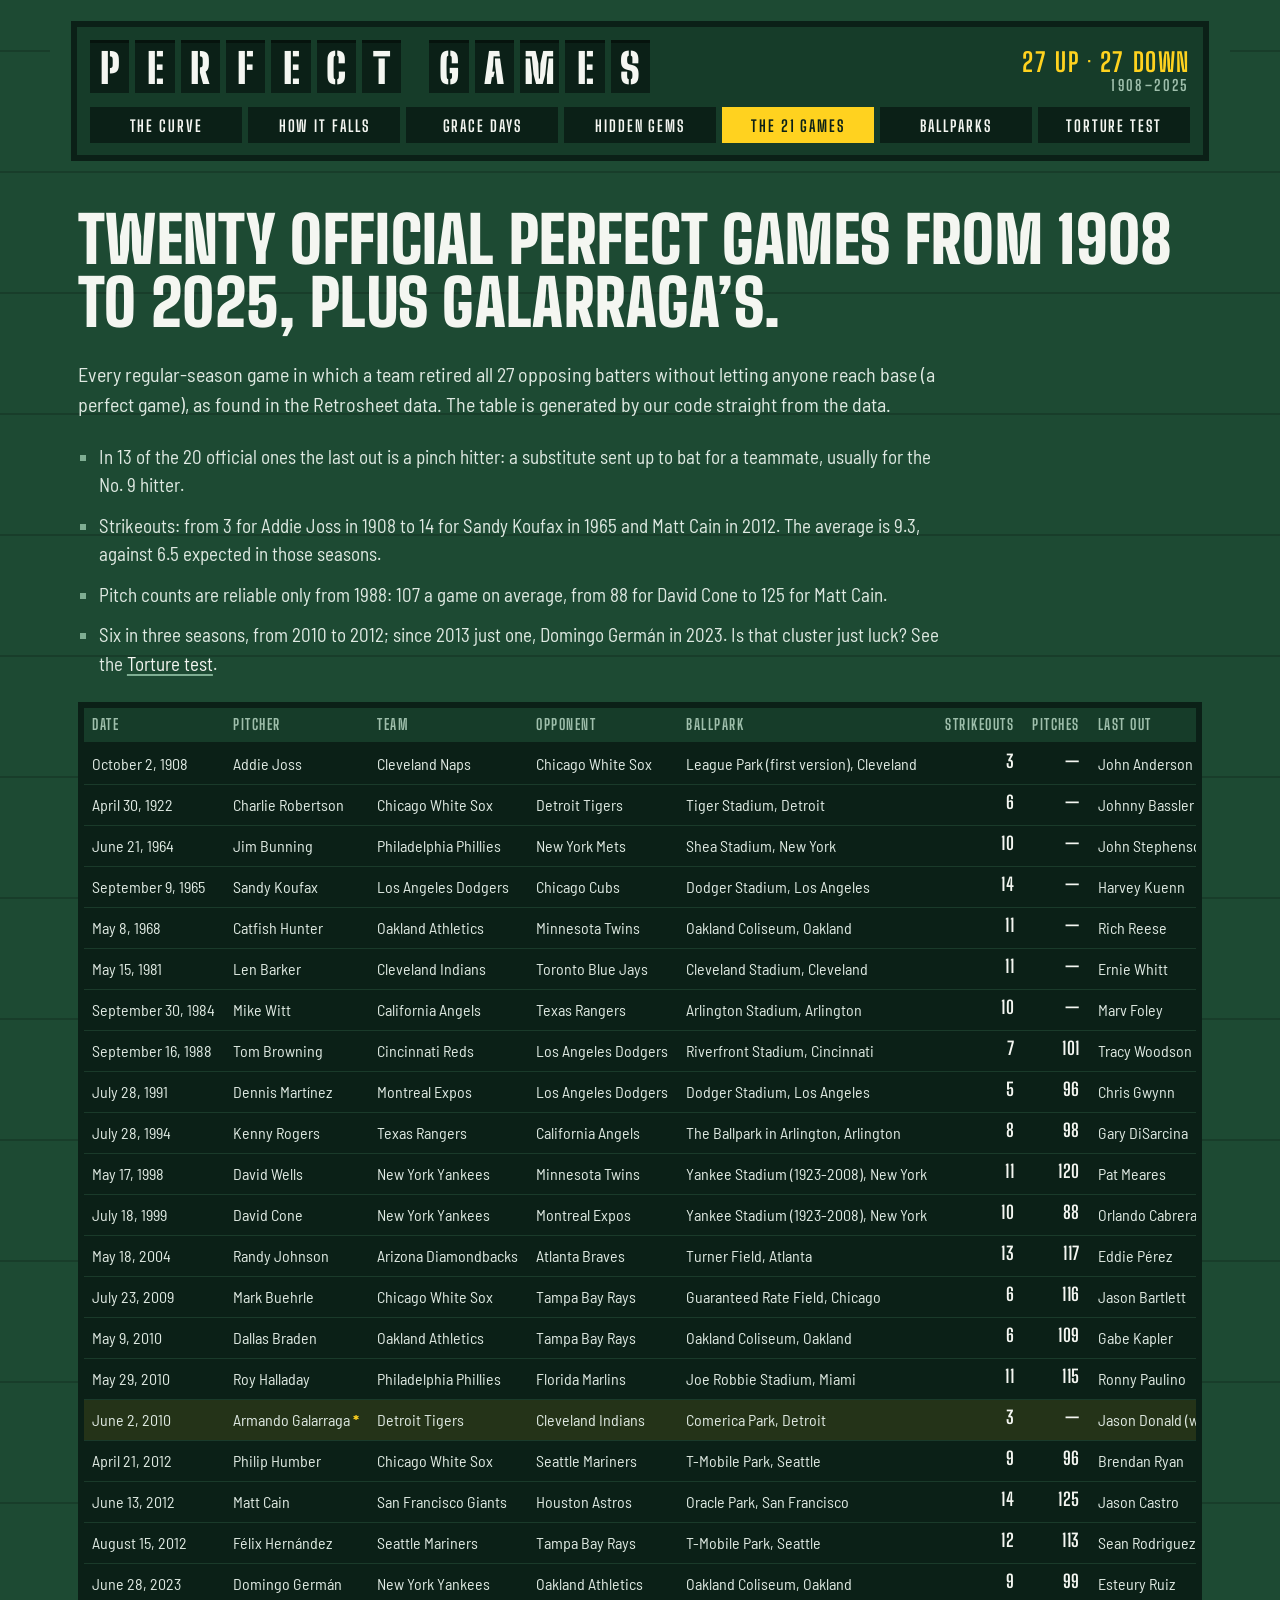
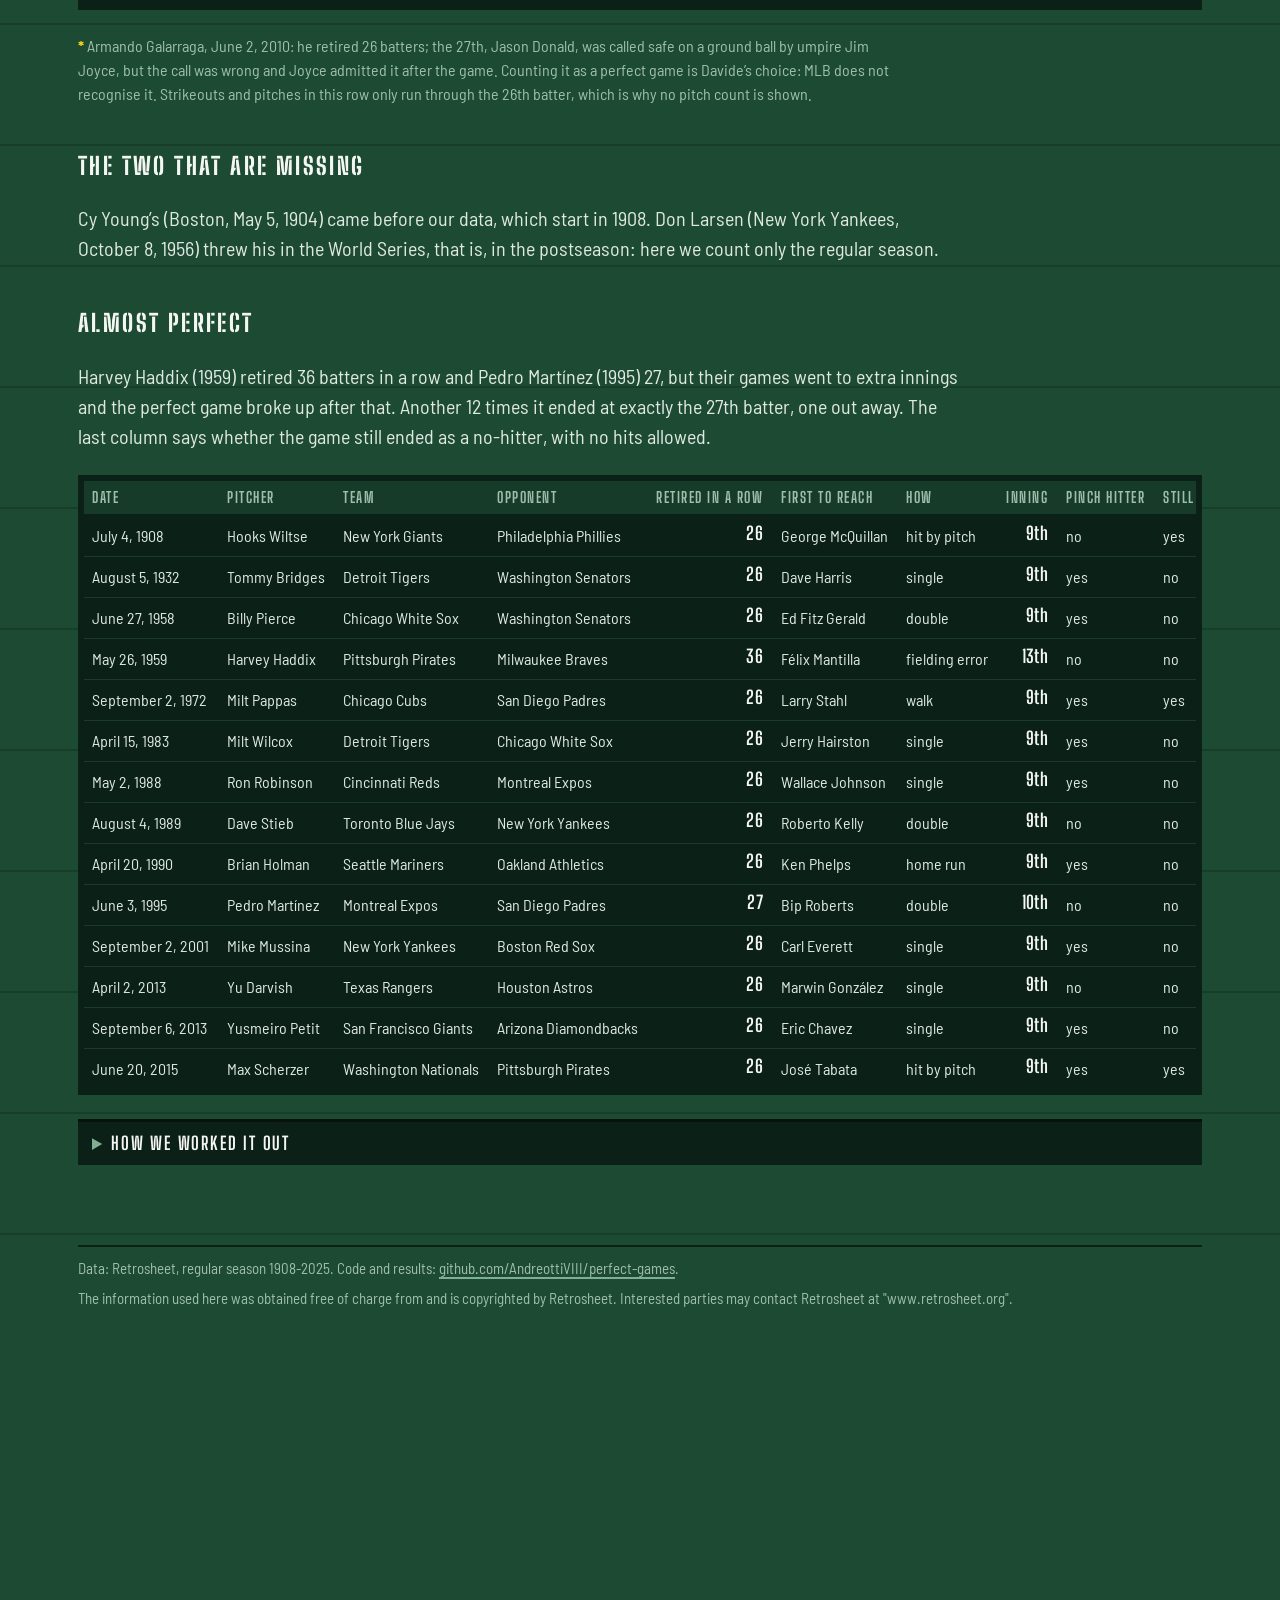
<file: docs/partite.html>
<!doctype html>
<html lang="en">
<head>
<meta charset="utf-8">
<title>The 21 games · Perfect games</title>
<meta http-equiv="refresh" content="0; url=the-21-games.html">
<link rel="canonical" href="the-21-games.html">
<meta name="robots" content="noindex">
<style>html,body{background:#1d4a33;color:#f4f6f1;font-family:system-ui,sans-serif}a{color:#f4f6f1}</style>
<link rel="icon" href="favicon.svg" type="image/svg+xml">
<link rel="icon" href="favicon-32.png" sizes="32x32" type="image/png">
<link rel="apple-touch-icon" href="apple-touch-icon.png">
</head>
<body>
<p>This page has moved: <a href="the-21-games.html">The 21 games</a>.</p>
</body>
</html>
</file>
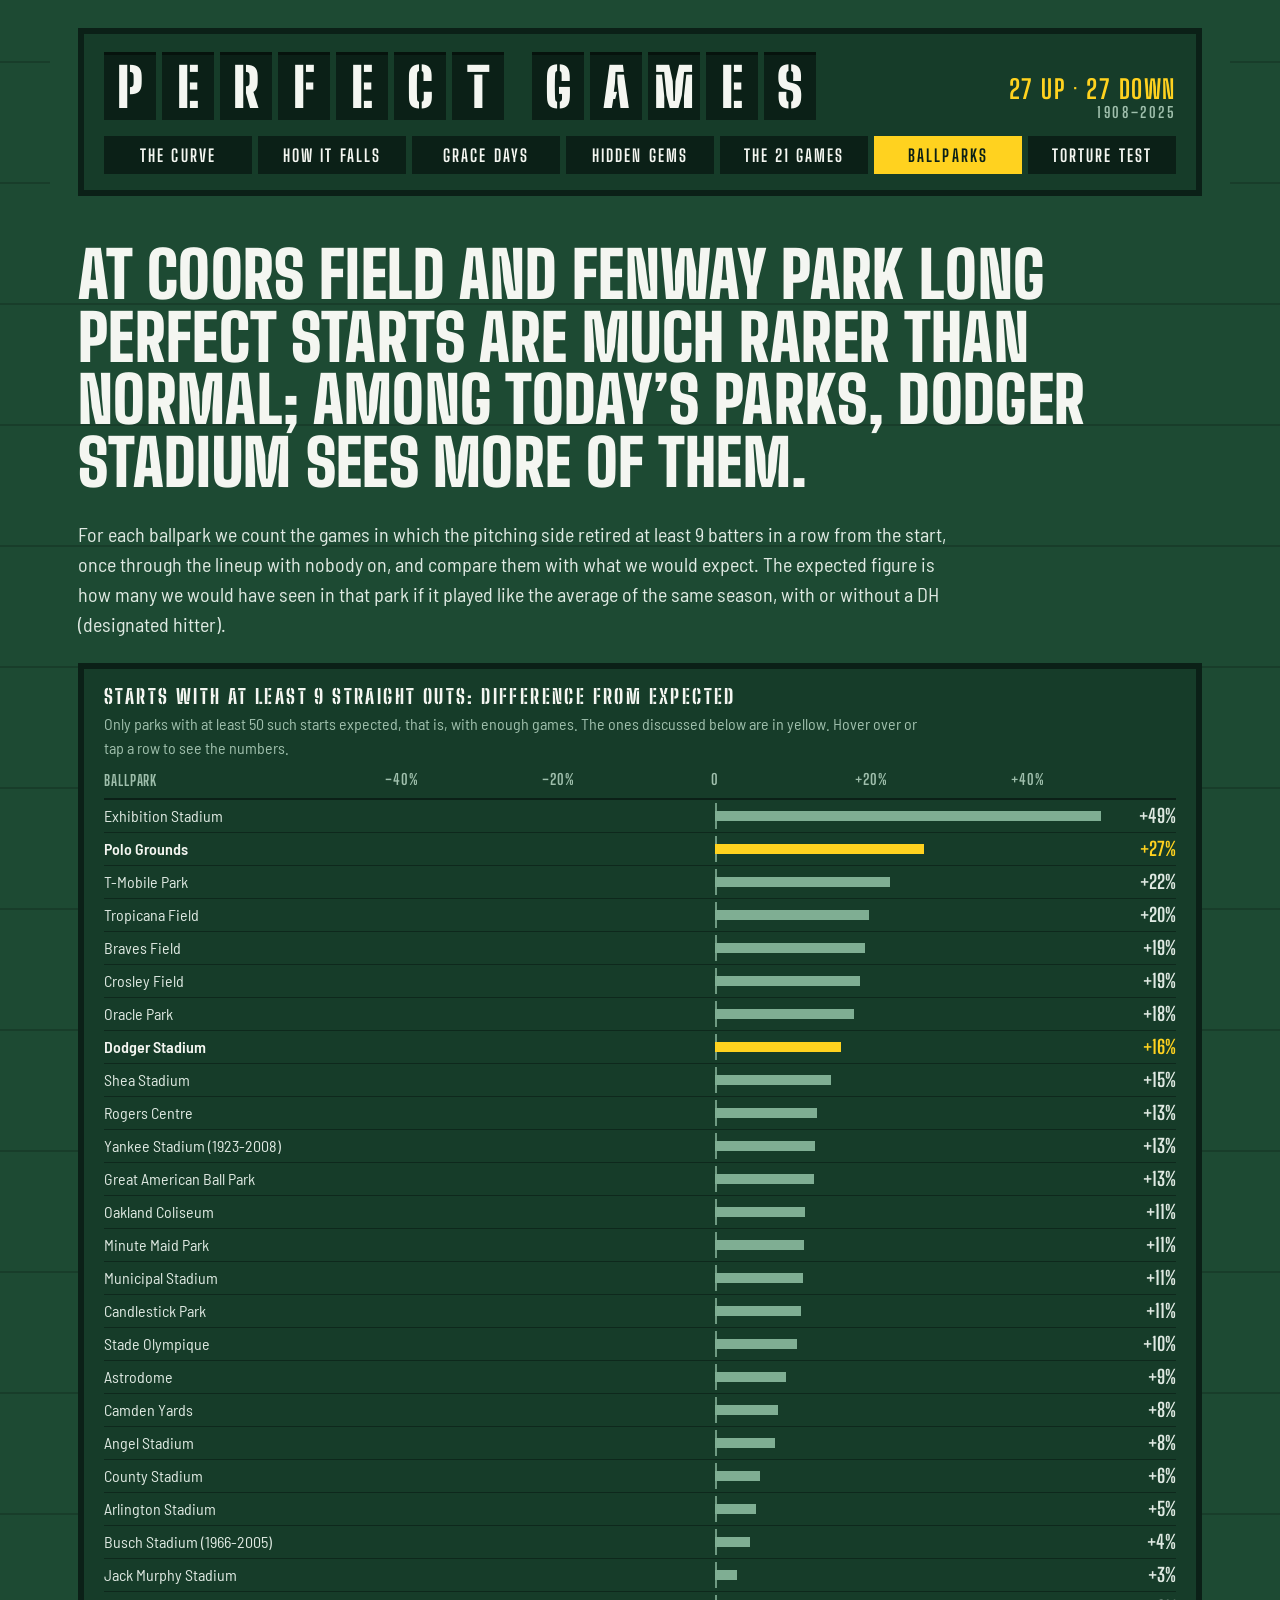
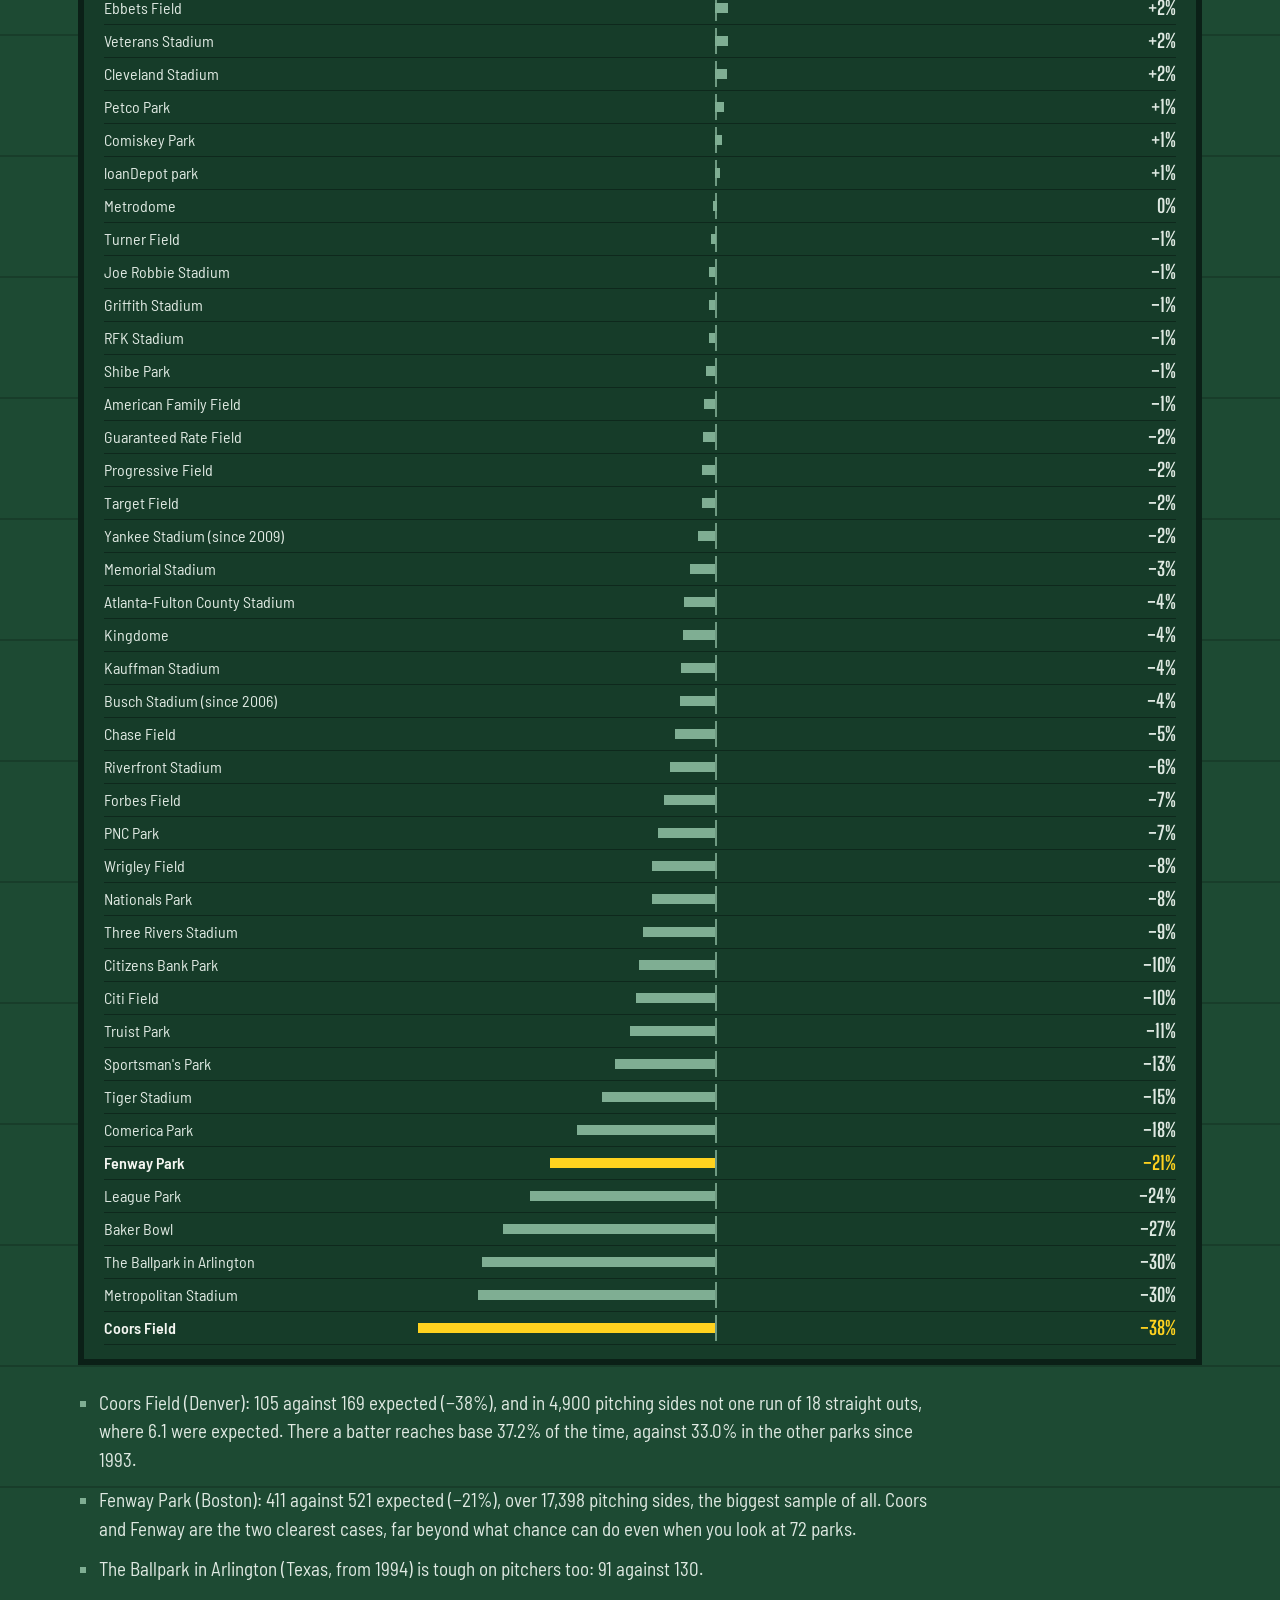
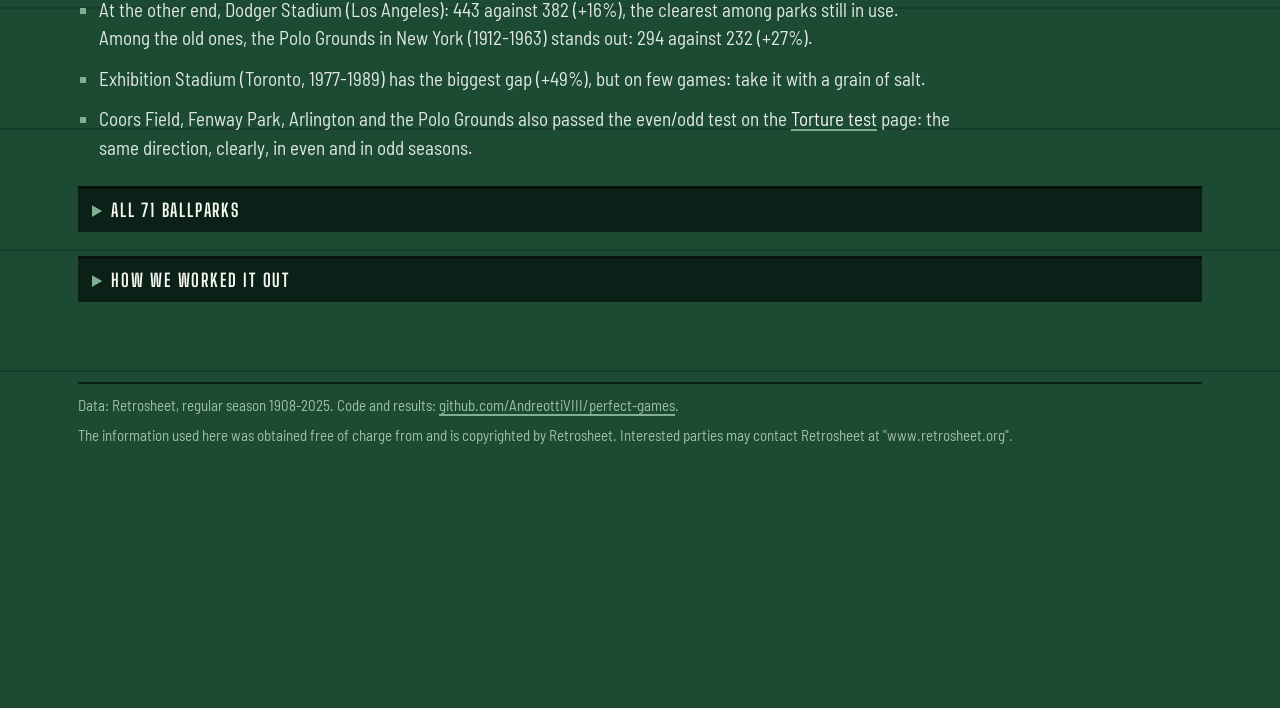
<file: docs/stadi.html>
<!doctype html>
<html lang="en">
<head>
<meta charset="utf-8">
<title>Ballparks · Perfect games</title>
<meta http-equiv="refresh" content="0; url=ballparks.html">
<link rel="canonical" href="ballparks.html">
<meta name="robots" content="noindex">
<style>html,body{background:#1d4a33;color:#f4f6f1;font-family:system-ui,sans-serif}a{color:#f4f6f1}</style>
<link rel="icon" href="favicon.svg" type="image/svg+xml">
<link rel="icon" href="favicon-32.png" sizes="32x32" type="image/png">
<link rel="apple-touch-icon" href="apple-touch-icon.png">
</head>
<body>
<p>This page has moved: <a href="ballparks.html">Ballparks</a>.</p>
</body>
</html>
</file>
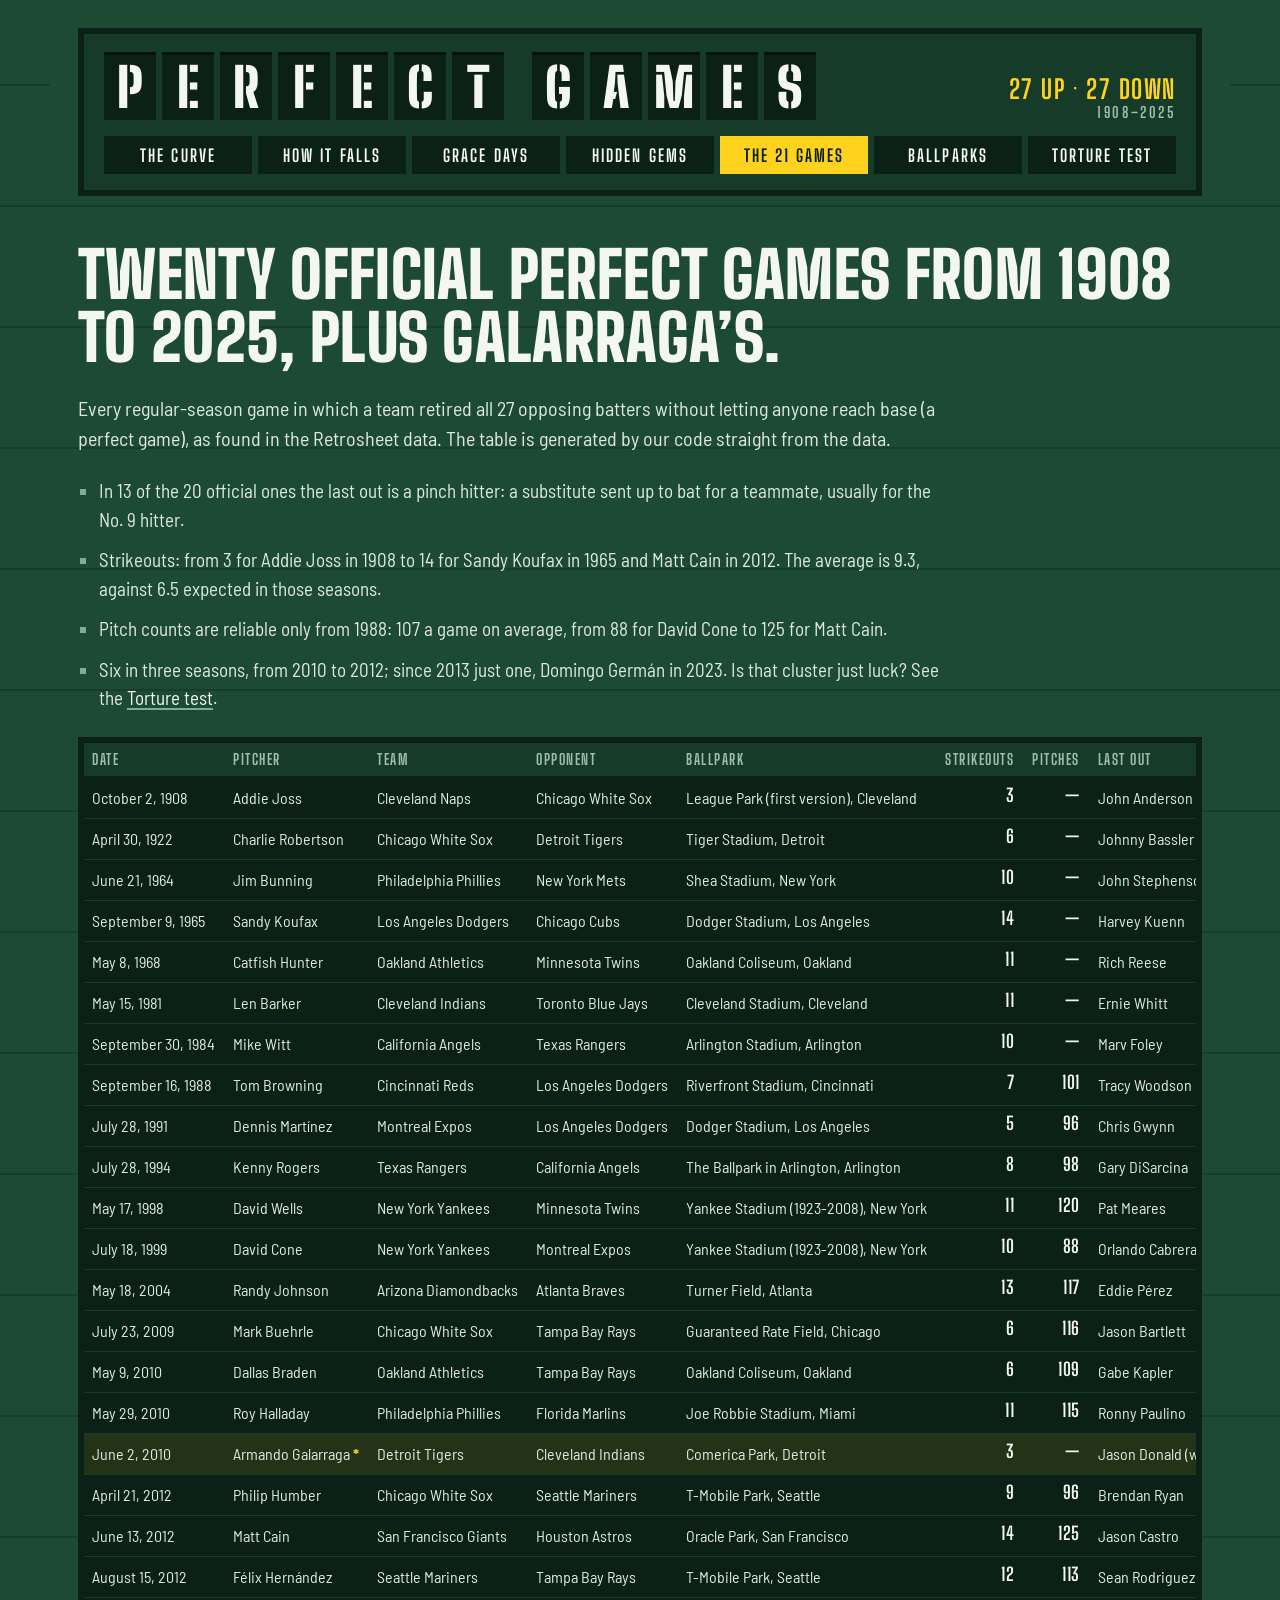
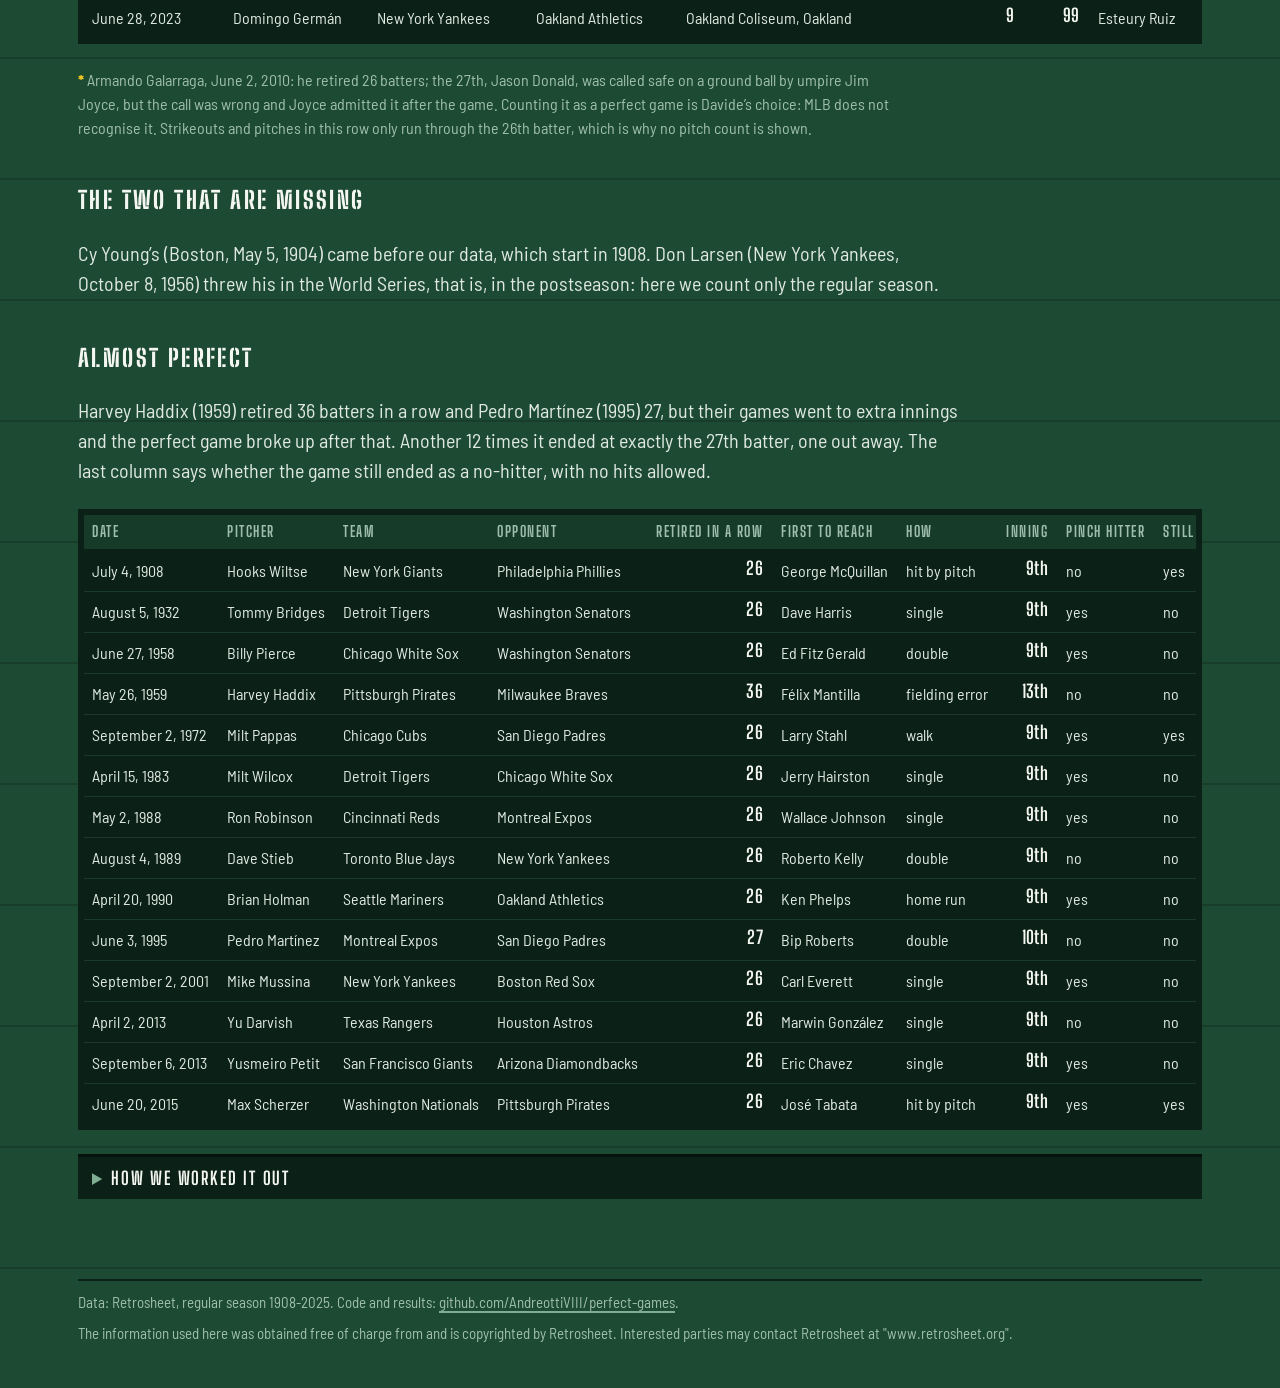
<file: docs/the-21-games.html>
<!doctype html>
<html lang="en">
<head>
<meta charset="utf-8">
<meta name="viewport" content="width=device-width, initial-scale=1">
<title>The 21 games · Perfect games</title>
<meta name="description" content="The 20 official perfect games from 1908 to 2025, plus Galarraga’s, and the games that came within one batter.">
<link rel="preconnect" href="https://fonts.googleapis.com">
<link rel="preconnect" href="https://fonts.gstatic.com" crossorigin>
<link href="https://fonts.googleapis.com/css2?family=Big+Shoulders+Display:wght@500;700;900&family=Big+Shoulders+Stencil+Display:wght@800;900&family=Barlow+Semi+Condensed:wght@400;500;600&display=swap" rel="stylesheet">
<link rel="stylesheet" href="style.css">
<link rel="icon" href="favicon.svg" type="image/svg+xml">
<link rel="icon" href="favicon-32.png" sizes="32x32" type="image/png">
<link rel="apple-touch-icon" href="apple-touch-icon.png">
</head>
<body>
<header class="top">
  <a class="brand" href="index.html" aria-label="Perfect games">
    <span class="w"><b>P</b><b>E</b><b>R</b><b>F</b><b>E</b><b>C</b><b>T</b></span>
    <span class="w"><b>G</b><b>A</b><b>M</b><b>E</b><b>S</b></span>
    <span class="tag"><span>27 UP · 27 DOWN</span>1908&ndash;2025</span>
  </a>
  <nav aria-label="Pages">
    <a href="index.html">The curve</a>
    <a href="how-it-falls.html">How it falls</a>
    <a href="grace-days.html">Grace days</a>
    <a href="hidden-gems.html">Hidden gems</a>
    <a href="the-21-games.html" aria-current="page">The 21 games</a>
    <a href="ballparks.html">Ballparks</a>
    <a href="torture-test.html">Torture test</a>
  </nav>
</header>

<main>
  <h1>Twenty official perfect games from 1908 to 2025, plus Galarraga’s.</h1>
  <p class="lead">Every regular-season game in which a team retired all 27 opposing batters without letting anyone reach base (a perfect game), as found in the Retrosheet data. The table is generated by our code straight from the data.</p>

  <ul class="points">
    <li>In 13 of the 20 official ones the last out is a pinch hitter: a substitute sent up to bat for a teammate, usually for the No. 9 hitter.</li>
    <li>Strikeouts: from 3 for Addie Joss in 1908 to 14 for Sandy Koufax in 1965 and Matt Cain in 2012. The average is 9.3, against 6.5 expected in those seasons.</li>
    <li>Pitch counts are reliable only from 1988: 107 a game on average, from 88 for David Cone to 125 for Matt Cain.</li>
    <li>Six in three seasons, from 2010 to 2012; since 2013 just one, Domingo Germán in 2023. Is that cluster just luck? See the <a href="torture-test.html">Torture test</a>.</li>
  </ul>

  <!-- build:tabella-partite -->
<div class="table-wrap"><table class="wide">
<thead><tr>
<th>Date</th>
<th>Pitcher</th>
<th>Team</th>
<th>Opponent</th>
<th>Ballpark</th>
<th class="num">Strikeouts</th>
<th class="num">Pitches</th>
<th>Last out</th>
<th>How</th>
<th>Pinch hitter</th>
</tr></thead><tbody>
<tr><td>October 2, 1908</td><td>Addie Joss</td><td>Cleveland Naps</td><td>Chicago White Sox</td><td>League Park (first version), Cleveland</td><td class="num">3</td><td class="num">—</td><td>John Anderson</td><td>on the ground</td><td>yes</td></tr>
<tr><td>April 30, 1922</td><td>Charlie Robertson</td><td>Chicago White Sox</td><td>Detroit Tigers</td><td>Tiger Stadium, Detroit</td><td class="num">6</td><td class="num">—</td><td>Johnny Bassler</td><td>in the air</td><td>yes</td></tr>
<tr><td>June 21, 1964</td><td>Jim Bunning</td><td>Philadelphia Phillies</td><td>New York Mets</td><td>Shea Stadium, New York</td><td class="num">10</td><td class="num">—</td><td>John Stephenson</td><td>strikeout</td><td>yes</td></tr>
<tr><td>September 9, 1965</td><td>Sandy Koufax</td><td>Los Angeles Dodgers</td><td>Chicago Cubs</td><td>Dodger Stadium, Los Angeles</td><td class="num">14</td><td class="num">—</td><td>Harvey Kuenn</td><td>strikeout</td><td>yes</td></tr>
<tr><td>May 8, 1968</td><td>Catfish Hunter</td><td>Oakland Athletics</td><td>Minnesota Twins</td><td>Oakland Coliseum, Oakland</td><td class="num">11</td><td class="num">—</td><td>Rich Reese</td><td>strikeout</td><td>yes</td></tr>
<tr><td>May 15, 1981</td><td>Len Barker</td><td>Cleveland Indians</td><td>Toronto Blue Jays</td><td>Cleveland Stadium, Cleveland</td><td class="num">11</td><td class="num">—</td><td>Ernie Whitt</td><td>in the air</td><td>yes</td></tr>
<tr><td>September 30, 1984</td><td>Mike Witt</td><td>California Angels</td><td>Texas Rangers</td><td>Arlington Stadium, Arlington</td><td class="num">10</td><td class="num">—</td><td>Marv Foley</td><td>on the ground</td><td>yes</td></tr>
<tr><td>September 16, 1988</td><td>Tom Browning</td><td>Cincinnati Reds</td><td>Los Angeles Dodgers</td><td>Riverfront Stadium, Cincinnati</td><td class="num">7</td><td class="num">101</td><td>Tracy Woodson</td><td>strikeout</td><td>yes</td></tr>
<tr><td>July 28, 1991</td><td>Dennis Martínez</td><td>Montreal Expos</td><td>Los Angeles Dodgers</td><td>Dodger Stadium, Los Angeles</td><td class="num">5</td><td class="num">96</td><td>Chris Gwynn</td><td>in the air</td><td>yes</td></tr>
<tr><td>July 28, 1994</td><td>Kenny Rogers</td><td>Texas Rangers</td><td>California Angels</td><td>The Ballpark in Arlington, Arlington</td><td class="num">8</td><td class="num">98</td><td>Gary DiSarcina</td><td>in the air</td><td>no</td></tr>
<tr><td>May 17, 1998</td><td>David Wells</td><td>New York Yankees</td><td>Minnesota Twins</td><td>Yankee Stadium (1923-2008), New York</td><td class="num">11</td><td class="num">120</td><td>Pat Meares</td><td>in the air</td><td>no</td></tr>
<tr><td>July 18, 1999</td><td>David Cone</td><td>New York Yankees</td><td>Montreal Expos</td><td>Yankee Stadium (1923-2008), New York</td><td class="num">10</td><td class="num">88</td><td>Orlando Cabrera</td><td>in the air</td><td>no</td></tr>
<tr><td>May 18, 2004</td><td>Randy Johnson</td><td>Arizona Diamondbacks</td><td>Atlanta Braves</td><td>Turner Field, Atlanta</td><td class="num">13</td><td class="num">117</td><td>Eddie Pérez</td><td>strikeout</td><td>yes</td></tr>
<tr><td>July 23, 2009</td><td>Mark Buehrle</td><td>Chicago White Sox</td><td>Tampa Bay Rays</td><td>Guaranteed Rate Field, Chicago</td><td class="num">6</td><td class="num">116</td><td>Jason Bartlett</td><td>on the ground</td><td>no</td></tr>
<tr><td>May 9, 2010</td><td>Dallas Braden</td><td>Oakland Athletics</td><td>Tampa Bay Rays</td><td>Oakland Coliseum, Oakland</td><td class="num">6</td><td class="num">109</td><td>Gabe Kapler</td><td>on the ground</td><td>no</td></tr>
<tr><td>May 29, 2010</td><td>Roy Halladay</td><td>Philadelphia Phillies</td><td>Florida Marlins</td><td>Joe Robbie Stadium, Miami</td><td class="num">11</td><td class="num">115</td><td>Ronny Paulino</td><td>on the ground</td><td>yes</td></tr>
<tr class="special"><td>June 2, 2010</td><td>Armando Galarraga <span class="mark">*</span></td><td>Detroit Tigers</td><td>Cleveland Indians</td><td>Comerica Park, Detroit</td><td class="num">3</td><td class="num">—</td><td>Jason Donald (wrongly called safe)</td><td>on the ground</td><td>no</td></tr>
<tr><td>April 21, 2012</td><td>Philip Humber</td><td>Chicago White Sox</td><td>Seattle Mariners</td><td>T-Mobile Park, Seattle</td><td class="num">9</td><td class="num">96</td><td>Brendan Ryan</td><td>strikeout</td><td>yes</td></tr>
<tr><td>June 13, 2012</td><td>Matt Cain</td><td>San Francisco Giants</td><td>Houston Astros</td><td>Oracle Park, San Francisco</td><td class="num">14</td><td class="num">125</td><td>Jason Castro</td><td>on the ground</td><td>yes</td></tr>
<tr><td>August 15, 2012</td><td>Félix Hernández</td><td>Seattle Mariners</td><td>Tampa Bay Rays</td><td>T-Mobile Park, Seattle</td><td class="num">12</td><td class="num">113</td><td>Sean Rodriguez</td><td>strikeout</td><td>no</td></tr>
<tr><td>June 28, 2023</td><td>Domingo Germán</td><td>New York Yankees</td><td>Oakland Athletics</td><td>Oakland Coliseum, Oakland</td><td class="num">9</td><td class="num">99</td><td>Esteury Ruiz</td><td>on the ground</td><td>no</td></tr>
</tbody></table></div>
<!-- /build:tabella-partite -->
  <p class="note"><span class="mark">*</span> Armando Galarraga, June 2, 2010: he retired 26 batters; the 27th, Jason Donald, was called safe on a ground ball by umpire Jim Joyce, but the call was wrong and Joyce admitted it after the game. Counting it as a perfect game is Davide’s choice: MLB does not recognise it. Strikeouts and pitches in this row only run through the 26th batter, which is why no pitch count is shown.</p>

  <h2>The two that are missing</h2>
  <p class="lead">Cy Young’s (Boston, May 5, 1904) came before our data, which start in 1908. Don Larsen (New York Yankees, October 8, 1956) threw his in the World Series, that is, in the postseason: here we count only the regular season.</p>

  <h2>Almost perfect</h2>
  <p class="lead">Harvey Haddix (1959) retired 36 batters in a row and Pedro Martínez (1995) 27, but their games went to extra innings and the perfect game broke up after that. Another 12 times it ended at exactly the 27th batter, one out away. The last column says whether the game still ended as a no-hitter, with no hits allowed.</p>
  <!-- build:tabella-quasi -->
<div class="table-wrap"><table class="wide">
<thead><tr>
<th>Date</th>
<th>Pitcher</th>
<th>Team</th>
<th>Opponent</th>
<th class="num">Retired in a row</th>
<th>First to reach</th>
<th>How</th>
<th class="num">Inning</th>
<th>Pinch hitter</th>
<th>Still a no-hitter</th>
</tr></thead><tbody>
<tr><td>July 4, 1908</td><td>Hooks Wiltse</td><td>New York Giants</td><td>Philadelphia Phillies</td><td class="num">26</td><td>George McQuillan</td><td>hit by pitch</td><td class="num">9th</td><td>no</td><td>yes</td></tr>
<tr><td>August 5, 1932</td><td>Tommy Bridges</td><td>Detroit Tigers</td><td>Washington Senators</td><td class="num">26</td><td>Dave Harris</td><td>single</td><td class="num">9th</td><td>yes</td><td>no</td></tr>
<tr><td>June 27, 1958</td><td>Billy Pierce</td><td>Chicago White Sox</td><td>Washington Senators</td><td class="num">26</td><td>Ed Fitz Gerald</td><td>double</td><td class="num">9th</td><td>yes</td><td>no</td></tr>
<tr><td>May 26, 1959</td><td>Harvey Haddix</td><td>Pittsburgh Pirates</td><td>Milwaukee Braves</td><td class="num">36</td><td>Félix Mantilla</td><td>fielding error</td><td class="num">13th</td><td>no</td><td>no</td></tr>
<tr><td>September 2, 1972</td><td>Milt Pappas</td><td>Chicago Cubs</td><td>San Diego Padres</td><td class="num">26</td><td>Larry Stahl</td><td>walk</td><td class="num">9th</td><td>yes</td><td>yes</td></tr>
<tr><td>April 15, 1983</td><td>Milt Wilcox</td><td>Detroit Tigers</td><td>Chicago White Sox</td><td class="num">26</td><td>Jerry Hairston</td><td>single</td><td class="num">9th</td><td>yes</td><td>no</td></tr>
<tr><td>May 2, 1988</td><td>Ron Robinson</td><td>Cincinnati Reds</td><td>Montreal Expos</td><td class="num">26</td><td>Wallace Johnson</td><td>single</td><td class="num">9th</td><td>yes</td><td>no</td></tr>
<tr><td>August 4, 1989</td><td>Dave Stieb</td><td>Toronto Blue Jays</td><td>New York Yankees</td><td class="num">26</td><td>Roberto Kelly</td><td>double</td><td class="num">9th</td><td>no</td><td>no</td></tr>
<tr><td>April 20, 1990</td><td>Brian Holman</td><td>Seattle Mariners</td><td>Oakland Athletics</td><td class="num">26</td><td>Ken Phelps</td><td>home run</td><td class="num">9th</td><td>yes</td><td>no</td></tr>
<tr><td>June 3, 1995</td><td>Pedro Martínez</td><td>Montreal Expos</td><td>San Diego Padres</td><td class="num">27</td><td>Bip Roberts</td><td>double</td><td class="num">10th</td><td>no</td><td>no</td></tr>
<tr><td>September 2, 2001</td><td>Mike Mussina</td><td>New York Yankees</td><td>Boston Red Sox</td><td class="num">26</td><td>Carl Everett</td><td>single</td><td class="num">9th</td><td>yes</td><td>no</td></tr>
<tr><td>April 2, 2013</td><td>Yu Darvish</td><td>Texas Rangers</td><td>Houston Astros</td><td class="num">26</td><td>Marwin González</td><td>single</td><td class="num">9th</td><td>no</td><td>no</td></tr>
<tr><td>September 6, 2013</td><td>Yusmeiro Petit</td><td>San Francisco Giants</td><td>Arizona Diamondbacks</td><td class="num">26</td><td>Eric Chavez</td><td>single</td><td class="num">9th</td><td>yes</td><td>no</td></tr>
<tr><td>June 20, 2015</td><td>Max Scherzer</td><td>Washington Nationals</td><td>Pittsburgh Pirates</td><td class="num">26</td><td>José Tabata</td><td>hit by pitch</td><td class="num">9th</td><td>yes</td><td>yes</td></tr>
</tbody></table></div>
<!-- /build:tabella-quasi -->

  <details>
    <summary>How we worked it out</summary>
    <div class="body">
      <p>In the data a game is perfect when a pitching side retires 27 or more batters without letting anyone reach base and the game goes the distance. The program <code>src/validate.py</code> checks that the 20 we find are exactly the ones on MLB’s official list since 1908.</p>
      <p>Pinch hitter: position 11 in Retrosheet’s play-by-play. Pitches: total pitches to the 27 batters, shown only from 1988, when pitch counts become complete. How: strikeout, caught in the air, or on the ground.</p>
      <p>Player names come from Retrosheet’s rosters (with accents added by hand), team names as they were that season, ballparks from a hand-made table of Retrosheet codes (<code>src/stadi_nomi.csv</code>). Tables generated by <code>src/build_site.py</code>.</p>
    </div>
  </details>
</main>

<footer>
  <p>Data: Retrosheet, regular season 1908-2025. Code and results: <a href="https://github.com/AndreottiVIII/perfect-games">github.com/AndreottiVIII/perfect-games</a>.</p>
  <p>The information used here was obtained free of charge from and is copyrighted by Retrosheet. Interested parties may contact Retrosheet at "www.retrosheet.org".</p>
</footer>
<script src="header.js"></script>
</body>
</html>
</file>
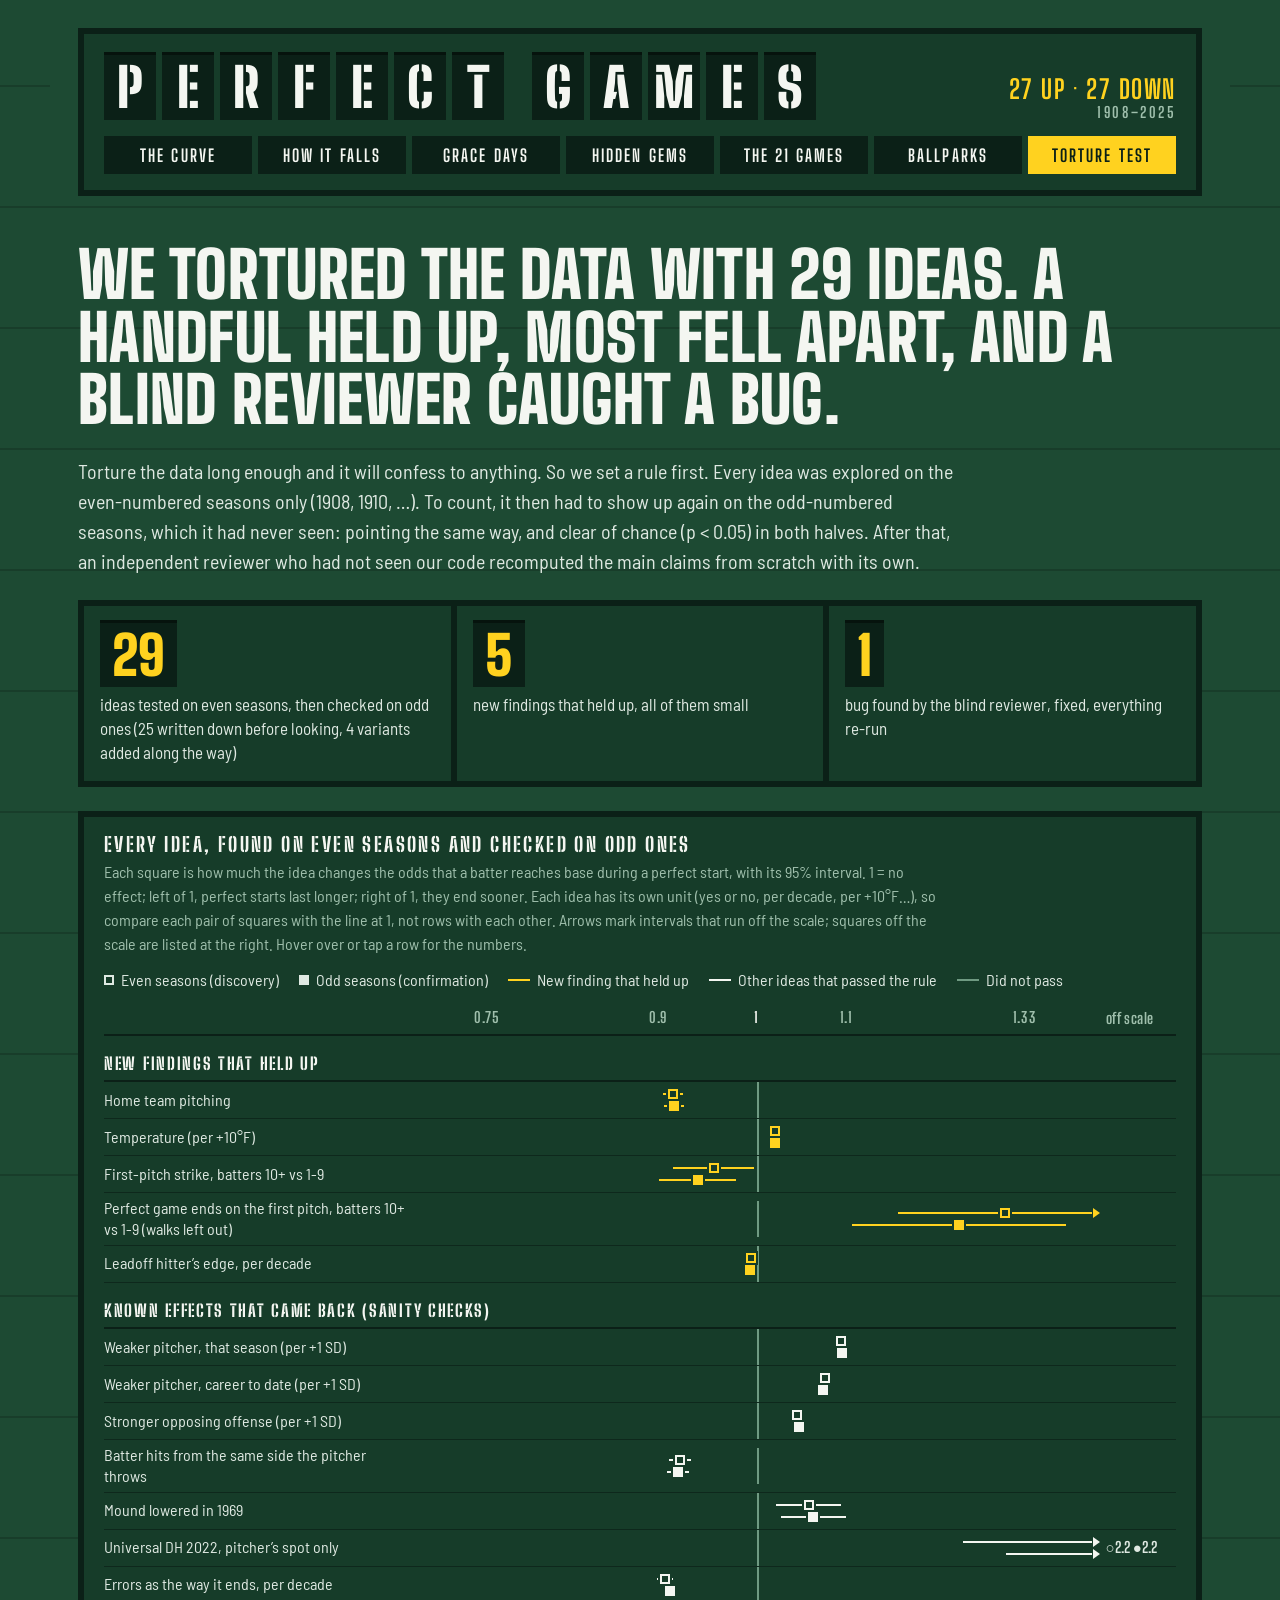
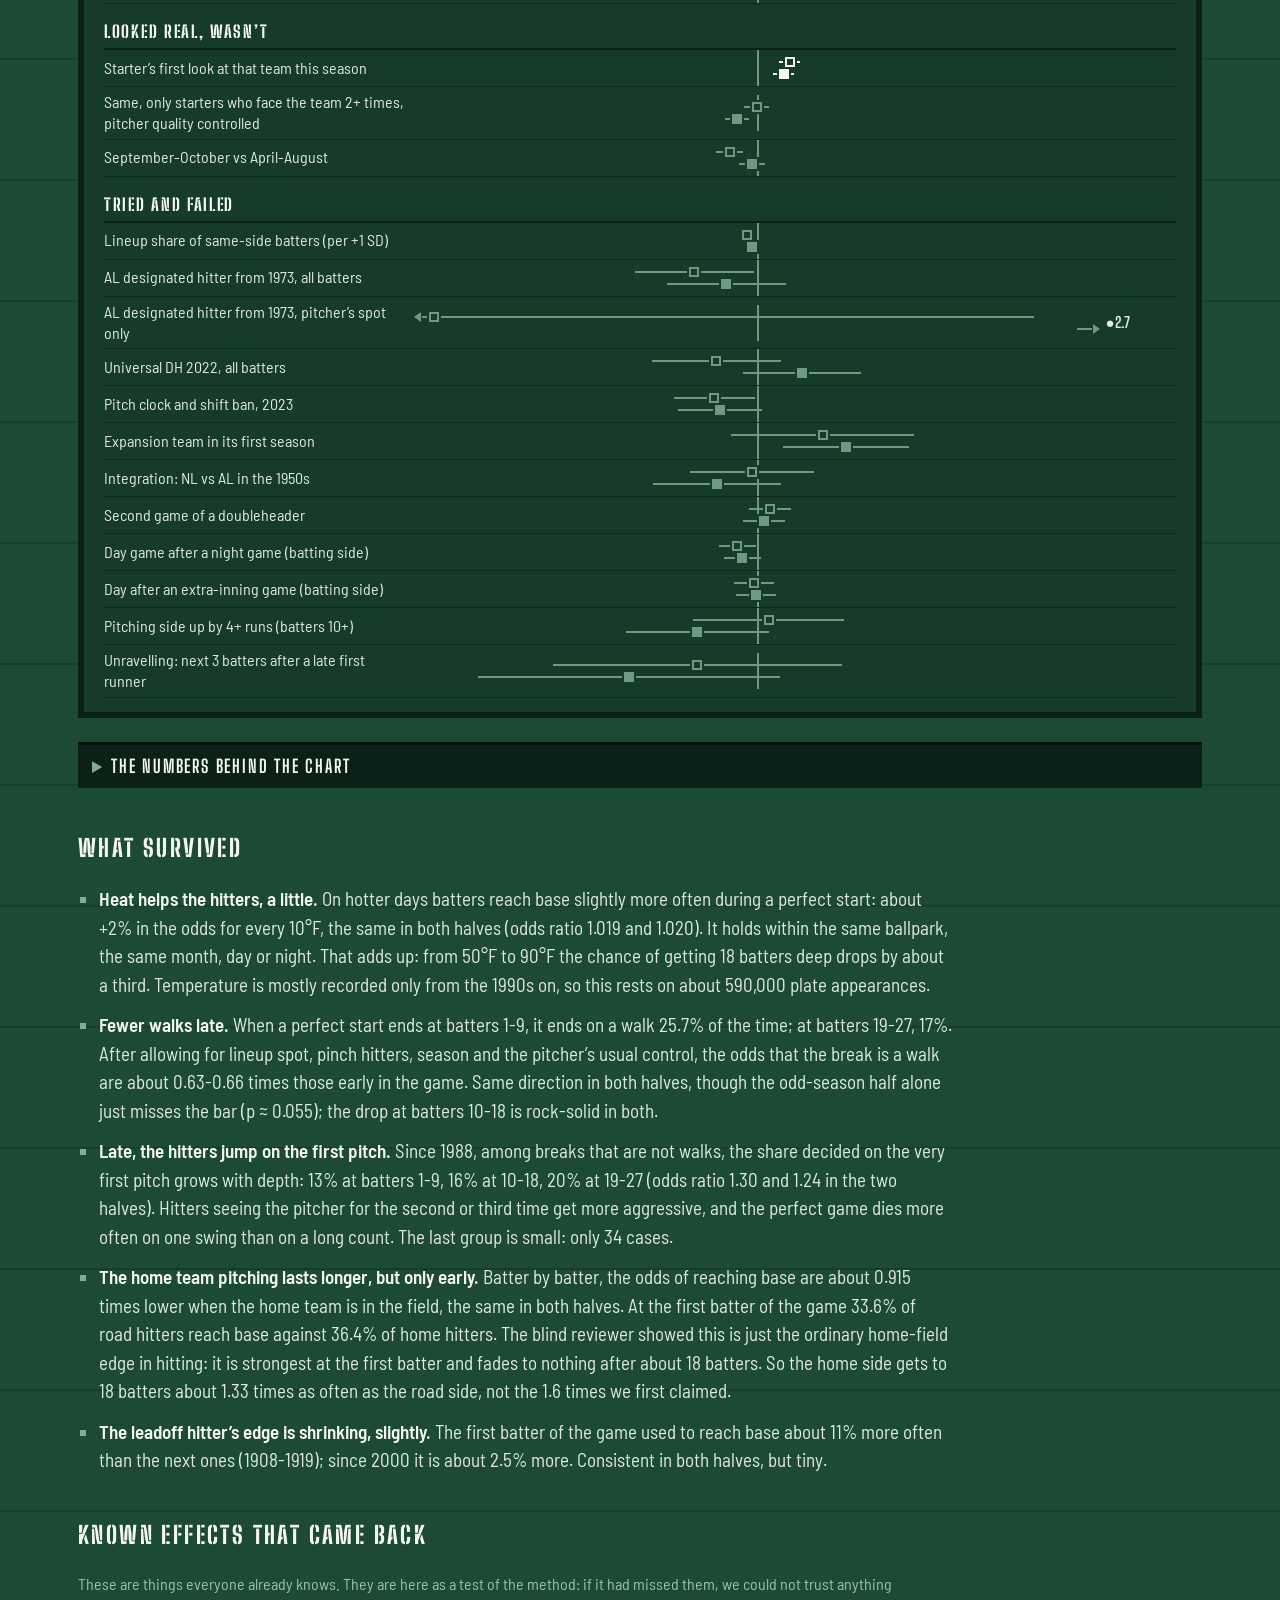
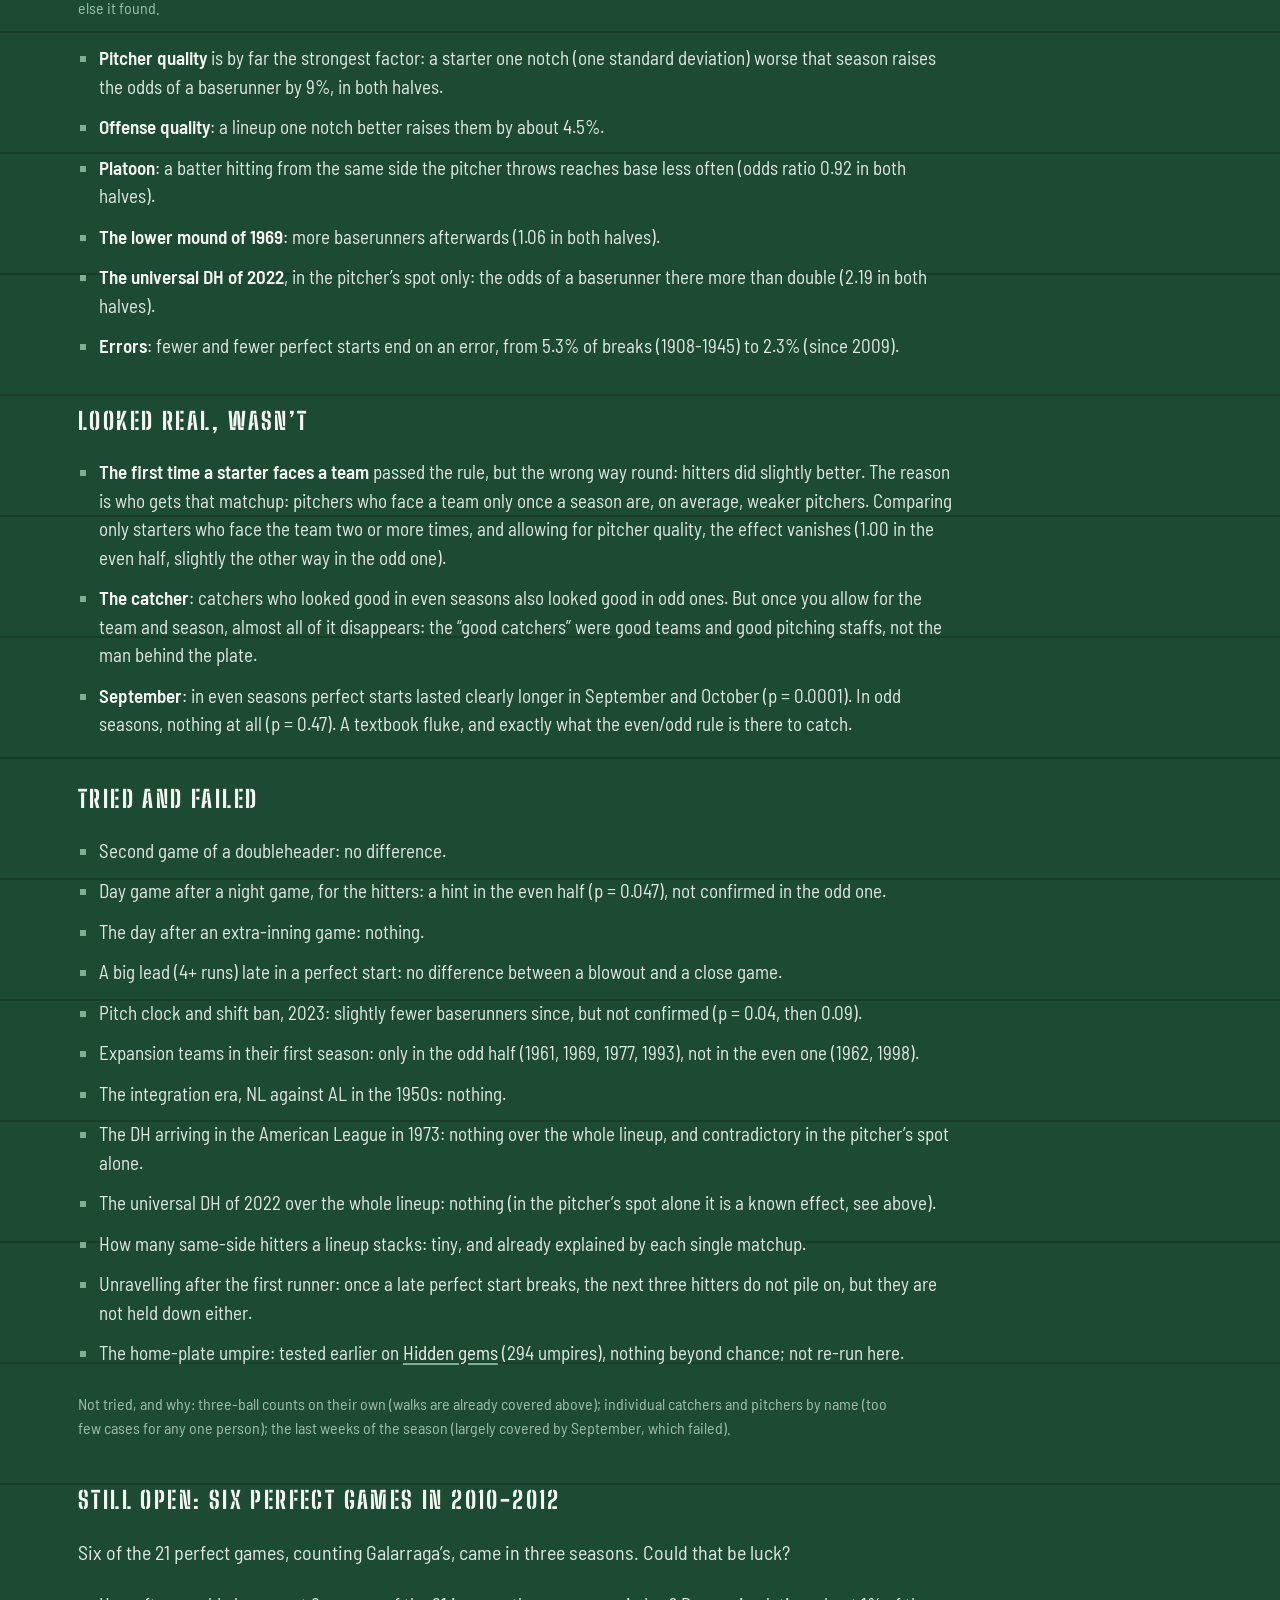
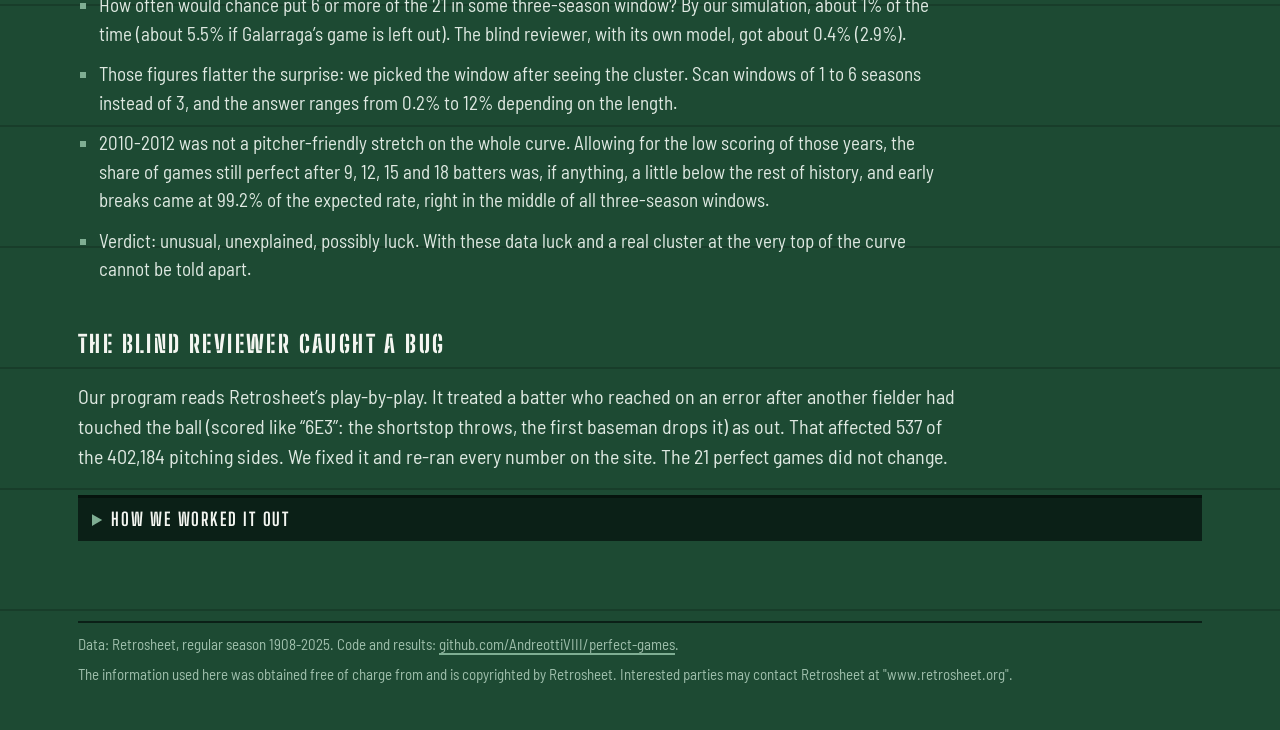
<file: docs/torture-test.html>
<!doctype html>
<html lang="en">
<head>
<meta charset="utf-8">
<meta name="viewport" content="width=device-width, initial-scale=1">
<title>Torture test · Perfect games</title>
<meta name="description" content="We tested 29 ideas about what makes perfect starts last, with a discovery half and a confirmation half. What held up, what fell apart, and the bug a blind reviewer caught.">
<link rel="preconnect" href="https://fonts.googleapis.com">
<link rel="preconnect" href="https://fonts.gstatic.com" crossorigin>
<link href="https://fonts.googleapis.com/css2?family=Big+Shoulders+Display:wght@500;700;900&family=Big+Shoulders+Stencil+Display:wght@800;900&family=Barlow+Semi+Condensed:wght@400;500;600&display=swap" rel="stylesheet">
<link rel="stylesheet" href="style.css">
<link rel="icon" href="favicon.svg" type="image/svg+xml">
<link rel="icon" href="favicon-32.png" sizes="32x32" type="image/png">
<link rel="apple-touch-icon" href="apple-touch-icon.png">
</head>
<body>
<header class="top">
  <a class="brand" href="index.html" aria-label="Perfect games">
    <span class="w"><b>P</b><b>E</b><b>R</b><b>F</b><b>E</b><b>C</b><b>T</b></span>
    <span class="w"><b>G</b><b>A</b><b>M</b><b>E</b><b>S</b></span>
    <span class="tag"><span>27 UP · 27 DOWN</span>1908&ndash;2025</span>
  </a>
  <nav aria-label="Pages">
    <a href="index.html">The curve</a>
    <a href="how-it-falls.html">How it falls</a>
    <a href="grace-days.html">Grace days</a>
    <a href="hidden-gems.html">Hidden gems</a>
    <a href="the-21-games.html">The 21 games</a>
    <a href="ballparks.html">Ballparks</a>
    <a href="torture-test.html" aria-current="page">Torture test</a>
  </nav>
</header>

<main>
  <h1>We tortured the data with 29 ideas. A handful held up, most fell apart, and a blind reviewer caught a bug.</h1>
  <p class="lead">Torture the data long enough and it will confess to anything. So we set a rule first. Every idea was explored on the even-numbered seasons only (1908, 1910, …). To count, it then had to show up again on the odd-numbered seasons, which it had never seen: pointing the same way, and clear of chance (p &lt; 0.05) in both halves. After that, an independent reviewer who had not seen our code recomputed the main claims from scratch with its own.</p>

  <div class="tiles">
    <div class="tile"><span class="value">29</span><span class="label">ideas tested on even seasons, then checked on odd ones (25 written down before looking, 4 variants added along the way)</span></div>
    <div class="tile"><span class="value">5</span><span class="label">new findings that held up, all of them small</span></div>
    <div class="tile"><span class="value">1</span><span class="label">bug found by the blind reviewer, fixed, everything re-run</span></div>
  </div>

  <figure class="chart" id="grafico-tortura">
    <figcaption>
      <strong>Every idea, found on even seasons and checked on odd ones</strong>
      <span class="note">Each square is how much the idea changes the odds that a batter reaches base during a perfect start, with its 95% interval. 1 = no effect; left of 1, perfect starts last longer; right of 1, they end sooner. Each idea has its own unit (yes or no, per decade, per +10°F…), so compare each pair of squares with the line at 1, not rows with each other. Arrows mark intervals that run off the scale; squares off the scale are listed at the right. Hover over or tap a row for the numbers.</span>
    </figcaption>
    <div class="legend">
      <span class="key"><span class="ring"></span>Even seasons (discovery)</span>
      <span class="key"><span class="ring full"></span>Odd seasons (confirmation)</span>
      <span class="key"><span class="swatch" style="border-color:#ffd21f"></span>New finding that held up</span>
      <span class="key"><span class="swatch" style="border-color:#f4f6f1"></span>Other ideas that passed the rule</span>
      <span class="key"><span class="swatch" style="border-color:#6f9a82"></span>Did not pass</span>
    </div>
    <div class="plot"></div>
  </figure>

  <details id="numeri-tortura" class="data">
    <summary>The numbers behind the chart</summary>
    <div class="body">
      <p class="note">Odds ratio with its 95% interval in brackets. Not in the chart: the catcher test (it measures something else, see below) and a duplicate of the first-pitch test that also counts walks.</p>
    </div>
  </details>

  <h2>What survived</h2>
  <ul class="points">
    <li><strong>Heat helps the hitters, a little.</strong> On hotter days batters reach base slightly more often during a perfect start: about +2% in the odds for every 10°F, the same in both halves (odds ratio 1.019 and 1.020). It holds within the same ballpark, the same month, day or night. That adds up: from 50°F to 90°F the chance of getting 18 batters deep drops by about a third. Temperature is mostly recorded only from the 1990s on, so this rests on about 590,000 plate appearances.</li>
    <li><strong>Fewer walks late.</strong> When a perfect start ends at batters 1-9, it ends on a walk 25.7% of the time; at batters 19-27, 17%. After allowing for lineup spot, pinch hitters, season and the pitcher’s usual control, the odds that the break is a walk are about 0.63-0.66 times those early in the game. Same direction in both halves, though the odd-season half alone just misses the bar (p ≈ 0.055); the drop at batters 10-18 is rock-solid in both.</li>
    <li><strong>Late, the hitters jump on the first pitch.</strong> Since 1988, among breaks that are not walks, the share decided on the very first pitch grows with depth: 13% at batters 1-9, 16% at 10-18, 20% at 19-27 (odds ratio 1.30 and 1.24 in the two halves). Hitters seeing the pitcher for the second or third time get more aggressive, and the perfect game dies more often on one swing than on a long count. The last group is small: only 34 cases.</li>
    <li><strong>The home team pitching lasts longer, but only early.</strong> Batter by batter, the odds of reaching base are about 0.915 times lower when the home team is in the field, the same in both halves. At the first batter of the game 33.6% of road hitters reach base against 36.4% of home hitters. The blind reviewer showed this is just the ordinary home-field edge in hitting: it is strongest at the first batter and fades to nothing after about 18 batters. So the home side gets to 18 batters about 1.33 times as often as the road side, not the 1.6 times we first claimed.</li>
    <li><strong>The leadoff hitter’s edge is shrinking, slightly.</strong> The first batter of the game used to reach base about 11% more often than the next ones (1908-1919); since 2000 it is about 2.5% more. Consistent in both halves, but tiny.</li>
  </ul>

  <h2>Known effects that came back</h2>
  <p class="note">These are things everyone already knows. They are here as a test of the method: if it had missed them, we could not trust anything else it found.</p>
  <ul class="points">
    <li><strong>Pitcher quality</strong> is by far the strongest factor: a starter one notch (one standard deviation) worse that season raises the odds of a baserunner by 9%, in both halves.</li>
    <li><strong>Offense quality</strong>: a lineup one notch better raises them by about 4.5%.</li>
    <li><strong>Platoon</strong>: a batter hitting from the same side the pitcher throws reaches base less often (odds ratio 0.92 in both halves).</li>
    <li><strong>The lower mound of 1969</strong>: more baserunners afterwards (1.06 in both halves).</li>
    <li><strong>The universal DH of 2022</strong>, in the pitcher’s spot only: the odds of a baserunner there more than double (2.19 in both halves).</li>
    <li><strong>Errors</strong>: fewer and fewer perfect starts end on an error, from 5.3% of breaks (1908-1945) to 2.3% (since 2009).</li>
  </ul>

  <h2>Looked real, wasn’t</h2>
  <ul class="points">
    <li><strong>The first time a starter faces a team</strong> passed the rule, but the wrong way round: hitters did slightly better. The reason is who gets that matchup: pitchers who face a team only once a season are, on average, weaker pitchers. Comparing only starters who face the team two or more times, and allowing for pitcher quality, the effect vanishes (1.00 in the even half, slightly the other way in the odd one).</li>
    <li><strong>The catcher</strong>: catchers who looked good in even seasons also looked good in odd ones. But once you allow for the team and season, almost all of it disappears: the “good catchers” were good teams and good pitching staffs, not the man behind the plate.</li>
    <li><strong>September</strong>: in even seasons perfect starts lasted clearly longer in September and October (p = 0.0001). In odd seasons, nothing at all (p = 0.47). A textbook fluke, and exactly what the even/odd rule is there to catch.</li>
  </ul>

  <h2>Tried and failed</h2>
  <ul class="points">
    <li>Second game of a doubleheader: no difference.</li>
    <li>Day game after a night game, for the hitters: a hint in the even half (p = 0.047), not confirmed in the odd one.</li>
    <li>The day after an extra-inning game: nothing.</li>
    <li>A big lead (4+ runs) late in a perfect start: no difference between a blowout and a close game.</li>
    <li>Pitch clock and shift ban, 2023: slightly fewer baserunners since, but not confirmed (p = 0.04, then 0.09).</li>
    <li>Expansion teams in their first season: only in the odd half (1961, 1969, 1977, 1993), not in the even one (1962, 1998).</li>
    <li>The integration era, NL against AL in the 1950s: nothing.</li>
    <li>The DH arriving in the American League in 1973: nothing over the whole lineup, and contradictory in the pitcher’s spot alone.</li>
    <li>The universal DH of 2022 over the whole lineup: nothing (in the pitcher’s spot alone it is a known effect, see above).</li>
    <li>How many same-side hitters a lineup stacks: tiny, and already explained by each single matchup.</li>
    <li>Unravelling after the first runner: once a late perfect start breaks, the next three hitters do not pile on, but they are not held down either.</li>
    <li>The home-plate umpire: tested earlier on <a href="hidden-gems.html">Hidden gems</a> (294 umpires), nothing beyond chance; not re-run here.</li>
  </ul>
  <p class="note">Not tried, and why: three-ball counts on their own (walks are already covered above); individual catchers and pitchers by name (too few cases for any one person); the last weeks of the season (largely covered by September, which failed).</p>

  <h2>Still open: six perfect games in 2010-2012</h2>
  <p class="lead">Six of the 21 perfect games, counting Galarraga’s, came in three seasons. Could that be luck?</p>
  <ul class="points">
    <li>How often would chance put 6 or more of the 21 in some three-season window? By our simulation, about 1% of the time (about 5.5% if Galarraga’s game is left out). The blind reviewer, with its own model, got about 0.4% (2.9%).</li>
    <li>Those figures flatter the surprise: we picked the window after seeing the cluster. Scan windows of 1 to 6 seasons instead of 3, and the answer ranges from 0.2% to 12% depending on the length.</li>
    <li>2010-2012 was not a pitcher-friendly stretch on the whole curve. Allowing for the low scoring of those years, the share of games still perfect after 9, 12, 15 and 18 batters was, if anything, a little below the rest of history, and early breaks came at 99.2% of the expected rate, right in the middle of all three-season windows.</li>
    <li>Verdict: unusual, unexplained, possibly luck. With these data luck and a real cluster at the very top of the curve cannot be told apart.</li>
  </ul>

  <h2>The blind reviewer caught a bug</h2>
  <p class="lead">Our program reads Retrosheet’s play-by-play. It treated a batter who reached on an error after another fielder had touched the ball (scored like “6E3”: the shortstop throws, the first baseman drops it) as out. That affected 537 of the 402,184 pitching sides. We fixed it and re-ran every number on the site. The 21 perfect games did not change.</p>

  <details>
    <summary>How we worked it out</summary>
    <div class="body">
      <p>The main test treats each of the 1.18 million plate appearances inside a still-perfect start (batters 1-27, 402,184 pitching sides) as a yes-or-no question: does the batter reach base? A regression holds season, batter number and DH fixed; the result is an odds ratio with its 95% interval, with uncertainty computed game by game.</p>
      <p>The rule: an idea survives only if p &lt; 0.05 in both the even and the odd half, pointing the same way. If nothing were real, 29 tests would let through about 0.07 false survivors on average. 25 ideas were written down before the odd seasons were opened; 4 variants were added after seeing the even ones, each with its reason recorded.</p>
      <p>The walk and 2010-2012 checks come from a separate program with the same even/odd rule; the walk test uses only the breaks themselves (who reached base, and how).</p>
      <p>Code: <code>src/tortura_extract.py</code>, <code>src/tortura_lib.py</code>, <code>src/tortura.py</code>, <code>src/tortura_extra.py</code>, <code>src/tortura_check.py</code>, <code>src/verifiche.py</code>. Full results, in Italian: <code>output/tortura.md</code>, <code>output/verifiche.md</code>, <code>output/tortura_risultati.csv</code>; the list of ideas written in advance: <code>output/tortura_ipotesi.md</code>.</p>
    </div>
  </details>
</main>

<footer>
  <p>Data: Retrosheet, regular season 1908-2025. Code and results: <a href="https://github.com/AndreottiVIII/perfect-games">github.com/AndreottiVIII/perfect-games</a>.</p>
  <p>The information used here was obtained free of charge from and is copyrighted by Retrosheet. Interested parties may contact Retrosheet at "www.retrosheet.org".</p>
</footer>

<!-- build:dati-tortura -->
<script type="application/json" id="dati-tortura">{"ipotesi":[{"id":"T17","gruppo":"new","nome":"Home team pitching","regge":true,"pari":{"OR":0.914432,"lo":0.904603,"hi":0.924368,"p":3.46113e-59,"n":584340},"dispari":{"OR":0.915717,"lo":0.905949,"hi":0.92559,"p":2.88468e-58,"n":597351}},{"id":"T25","gruppo":"new","nome":"Temperature (per +10°F)","regge":true,"pari":{"OR":1.01963,"lo":1.01236,"hi":1.02695,"p":1.00135e-07,"n":289733},"dispari":{"OR":1.01945,"lo":1.01223,"hi":1.02672,"p":1.07061e-07,"n":300168}},{"id":"T19","gruppo":"new","nome":"First-pitch strike, batters 10+ vs 1-9","regge":true,"pari":{"OR":0.954918,"lo":0.914955,"hi":0.996627,"p":0.0344375,"n":253999},"dispari":{"OR":0.939053,"lo":0.901111,"hi":0.978593,"p":0.00280488,"n":266775}},{"id":"T20r","gruppo":"new","nome":"Perfect game ends on the first pitch, batters 10+ vs 1-9 (walks left out)","regge":true,"pari":{"OR":1.30328,"lo":1.16227,"hi":1.4614,"p":5.7935e-06,"n":63991},"dispari":{"OR":1.24031,"lo":1.10628,"hi":1.39058,"p":0.000223297,"n":67441}},{"id":"T21","gruppo":"new","nome":"Leadoff hitter’s edge, per decade","regge":true,"pari":{"OR":0.993744,"lo":0.989689,"hi":0.997816,"p":0.00263254,"n":556807},"dispari":{"OR":0.992677,"lo":0.988732,"hi":0.996638,"p":0.000297071,"n":569622}},{"id":"T02","gruppo":"known","nome":"Weaker pitcher, that season (per +1 SD)","regge":true,"pari":{"OR":1.09332,"lo":1.0869,"hi":1.09977,"p":7.55363e-194,"n":584340},"dispari":{"OR":1.09458,"lo":1.08829,"hi":1.1009,"p":1.42628e-207,"n":597351}},{"id":"T03","gruppo":"known","nome":"Weaker pitcher, career to date (per +1 SD)","regge":true,"pari":{"OR":1.07531,"lo":1.06917,"hi":1.08148,"p":1.34112e-136,"n":584340},"dispari":{"OR":1.07288,"lo":1.0668,"hi":1.07899,"p":4.23094e-130,"n":597351}},{"id":"T01","gruppo":"known","nome":"Stronger opposing offense (per +1 SD)","regge":true,"pari":{"OR":1.04382,"lo":1.03812,"hi":1.04955,"p":3.90455e-53,"n":584340},"dispari":{"OR":1.04564,"lo":1.03996,"hi":1.05135,"p":5.58753e-58,"n":597351}},{"id":"T04","gruppo":"known","nome":"Batter hits from the same side the pitcher throws","regge":true,"pari":{"OR":0.921042,"lo":0.910284,"hi":0.931927,"p":7.58957e-43,"n":504794},"dispari":{"OR":0.919871,"lo":0.909214,"hi":0.930653,"p":7.88848e-45,"n":514998}},{"id":"T06","gruppo":"known","nome":"Mound lowered in 1969","regge":true,"pari":{"OR":1.05709,"lo":1.02103,"hi":1.09441,"p":0.00171462,"n":58619},"dispari":{"OR":1.06212,"lo":1.02598,"hi":1.09954,"p":0.000645478,"n":59043}},{"id":"T08r","gruppo":"known","nome":"Universal DH 2022, pitcher’s spot only","regge":true,"pari":{"OR":2.19833,"lo":1.24615,"hi":3.87808,"p":0.00653125,"n":1082},"dispari":{"OR":2.18864,"lo":1.3046,"hi":3.67173,"p":0.00300436,"n":1267}},{"id":"T23","gruppo":"known","nome":"Errors as the way it ends, per decade","regge":true,"pari":{"OR":0.906857,"lo":0.8993,"hi":0.914478,"p":4.79823e-116,"n":198696},"dispari":{"OR":0.9117,"lo":0.904519,"hi":0.918939,"p":3.67249e-116,"n":203463}},{"id":"T18","gruppo":"fooled","nome":"Starter’s first look at that team this season","regge":true,"pari":{"OR":1.0359,"lo":1.02439,"hi":1.04755,"p":6.22983e-10,"n":583724},"dispari":{"OR":1.02903,"lo":1.0177,"hi":1.04049,"p":4.06476e-07,"n":596529}},{"id":"T18r","gruppo":"fooled","nome":"Same, only starters who face the team 2+ times, pitcher quality controlled","regge":false,"pari":{"OR":0.999778,"lo":0.986805,"hi":1.01292,"p":0.97341,"n":463200},"dispari":{"OR":0.978764,"lo":0.966236,"hi":0.991453,"p":0.00109072,"n":467966}},{"id":"T15","gruppo":"fooled","nome":"September-October vs April-August","regge":false,"pari":{"OR":0.971645,"lo":0.957814,"hi":0.985676,"p":8.41269e-05,"n":584340},"dispari":{"OR":0.995016,"lo":0.981231,"hi":1.009,"p":0.482759,"n":597351}},{"id":"T05","gruppo":"failed","nome":"Lineup share of same-side batters (per +1 SD)","regge":false,"pari":{"OR":0.989584,"lo":0.983671,"hi":0.995532,"p":0.000616043,"n":491633},"dispari":{"OR":0.994926,"lo":0.989046,"hi":1.00084,"p":0.0925824,"n":501357}},{"id":"T07","gruppo":"failed","nome":"AL designated hitter from 1973, all batters","regge":false,"pari":{"OR":0.935568,"lo":0.87785,"hi":0.99708,"p":0.0403629,"n":68689},"dispari":{"OR":0.968147,"lo":0.908347,"hi":1.03188,"p":0.31966,"n":68116}},{"id":"T07r","gruppo":"failed","nome":"AL designated hitter from 1973, pitcher’s spot only","regge":false,"pari":{"OR":0.708909,"lo":0.374055,"hi":1.34352,"p":0.291562,"n":1039},"dispari":{"OR":2.66724,"lo":1.40709,"hi":5.05594,"p":0.00264106,"n":980}},{"id":"T08","gruppo":"failed","nome":"Universal DH 2022, all batters","regge":false,"pari":{"OR":0.957774,"lo":0.894334,"hi":1.02571,"p":0.217242,"n":61130},"dispari":{"OR":1.0494,"lo":0.985523,"hi":1.11741,"p":0.132365,"n":75443}},{"id":"T09","gruppo":"failed","nome":"Pitch clock and shift ban, 2023","regge":false,"pari":{"OR":0.955749,"lo":0.915504,"hi":0.997763,"p":0.0392028,"n":61130},"dispari":{"OR":0.961337,"lo":0.919552,"hi":1.00502,"p":0.0820253,"n":75443}},{"id":"T10","gruppo":"failed","nome":"Expansion team in its first season","regge":false,"pari":{"OR":1.07292,"lo":0.973227,"hi":1.18282,"p":0.157197,"n":23395},"dispari":{"OR":1.09977,"lo":1.02871,"hi":1.17575,"p":0.00526337,"n":45596}},{"id":"T11","gruppo":"failed","nome":"Integration: NL vs AL in the 1950s","regge":false,"pari":{"OR":0.994773,"lo":0.931542,"hi":1.0623,"p":0.875714,"n":64573},"dispari":{"OR":0.958082,"lo":0.894954,"hi":1.02566,"p":0.218194,"n":60244}},{"id":"T12","gruppo":"failed","nome":"Second game of a doubleheader","regge":false,"pari":{"OR":1.01377,"lo":0.991212,"hi":1.03684,"p":0.233587,"n":584340},"dispari":{"OR":1.00804,"lo":0.985742,"hi":1.03084,"p":0.482917,"n":597351}},{"id":"T13","gruppo":"failed","nome":"Day game after a night game (batting side)","regge":false,"pari":{"OR":0.979558,"lo":0.960103,"hi":0.999408,"p":0.0436015,"n":584340},"dispari":{"OR":0.984773,"lo":0.965537,"hi":1.00439,"p":0.127359,"n":597351}},{"id":"T14","gruppo":"failed","nome":"Day after an extra-inning game (batting side)","regge":false,"pari":{"OR":0.997282,"lo":0.976351,"hi":1.01866,"p":0.801419,"n":584340},"dispari":{"OR":0.999179,"lo":0.978432,"hi":1.02037,"p":0.938865,"n":597351}},{"id":"T16","gruppo":"failed","nome":"Pitching side up by 4+ runs (batters 10+)","regge":false,"pari":{"OR":1.01269,"lo":0.934607,"hi":1.0973,"p":0.75806,"n":19413},"dispari":{"OR":0.938728,"lo":0.869541,"hi":1.01342,"p":0.105504,"n":19522}},{"id":"T22","gruppo":"failed","nome":"Unravelling: next 3 batters after a late first runner","regge":false,"pari":{"OR":0.938441,"lo":0.8046,"hi":1.09455,"p":0.418351,"n":335470},"dispari":{"OR":0.872773,"lo":0.743234,"hi":1.02489,"p":0.0968973,"n":342702}}]}</script>
<!-- /build:dati-tortura -->
<script src="charts.js"></script>
<script src="header.js"></script>
</body>
</html>
</file>
<file: docs/style.css>
/* Perfect games: tabellone manuale. Pannelli verde scuro, feritoie nere, cifre bianche a stampo,
   giallo solo per cio' che va notato (numeri chiave, pagina attuale, evidenza dei grafici). */
:root {
  --wall: #1d4a33;      /* il muro dipinto */
  --panel: #163c29;     /* i pannelli del tabellone */
  --slot: #0b2017;      /* le feritoie dei numeri */
  --slot-edge: #06130d;
  --rule: #2c6247;
  --white: #f4f6f1;
  --text: #dfe9e2;
  --dim: #9fbfac;       /* testo secondario: 5:1 sul muro, 6:1 sul pannello */
  --context: #7fae93;   /* dati di contesto nei grafici */
  --faint: #6f9a82;
  --yellow: #ffd21f;
  --wash: rgba(255, 210, 31, 0.10);
  --display: "Big Shoulders Display", "Arial Narrow", sans-serif;
  --stencil: "Big Shoulders Stencil Display", "Big Shoulders Display", "Arial Narrow", sans-serif;
  --body: "Barlow Semi Condensed", "Segoe UI", system-ui, sans-serif;
  color-scheme: dark;
}
* { box-sizing: border-box; }
[hidden] { display: none !important; }
html { -webkit-text-size-adjust: 100%; background: var(--wall); }
body {
  margin: 0; background: var(--wall); color: var(--text);
  font: 19px/1.5 var(--body);
  /* le giunture delle assi del muro */
  background-image: repeating-linear-gradient(0deg, transparent 0 119px, rgba(0,0,0,.18) 119px 121px);
}
a { color: var(--white); text-decoration-color: var(--context); text-underline-offset: 3px; text-decoration-thickness: 1.5px; }
a:hover { color: var(--yellow); text-decoration-color: var(--yellow); }
:focus-visible { outline: 3px solid var(--yellow); outline-offset: 2px; }
h1, h2, h3 { margin: 0; color: var(--white); }
h1 {
  font: 900 clamp(38px, 5vw, 64px)/.98 var(--display); text-transform: uppercase; letter-spacing: .005em;
  max-width: 19em; margin-top: 18px;
}
h1 .n { display: inline-block; background: var(--slot); color: var(--yellow); padding: 0 .14em; margin: .04em 0; }
h2 { font: 800 24px/1.15 var(--stencil); letter-spacing: .1em; text-transform: uppercase; margin-top: 22px; }
p { margin: 0; }
code { font-size: .9em; color: var(--white); }
.lead { max-width: 44em; font-size: 20px; color: var(--text); }
.lead strong { color: var(--white); font-weight: 600; }
.note { color: var(--dim); font-size: 16px; max-width: 52em; }
strong, b { font-weight: 600; color: var(--white); }

/* ---------------------------------------------------------------- testata con le lettere a feritoia */
.top, main, footer {
  max-width: 1180px; margin: 0 auto;
  padding-left: max(28px, env(safe-area-inset-left, 0px));
  padding-right: max(28px, env(safe-area-inset-right, 0px));
}
/* il riquadro della testata sta dentro i margini: lo disegna ::before */
header.top { position: relative; isolation: isolate; padding-top: 28px; }
header.top::before { content: ""; position: absolute; inset: 28px 28px 0; border: 6px solid var(--slot); background: var(--panel); z-index: -1; }
.brand { display: flex; flex-wrap: wrap; gap: 6px; text-decoration: none; padding: 24px 26px 0; align-items: flex-end; }
.brand:hover { color: inherit; }
.brand .w { display: flex; gap: 6px; }
.brand .w + .w { margin-left: 22px; }
.brand b {
  display: grid; place-items: center; width: 52px; height: 68px; background: var(--slot); color: var(--white);
  font: 900 54px/1 var(--stencil); border-top: 3px solid var(--slot-edge);
}
.brand .tag { display: block; background: none; padding: 0; border: 0; white-space: normal; align-self: flex-end; margin-left: auto; font: 700 15px/1.1 var(--display); letter-spacing: .16em; color: var(--dim); text-align: right; }
.brand .tag span { display: block; color: var(--yellow); font-size: 26px; letter-spacing: .06em; }
nav { display: grid; grid-template-columns: repeat(7, 1fr); gap: 6px; padding: 16px 26px 22px; }
nav a {
  display: block; background: var(--slot); color: var(--white); text-decoration: none; text-align: center;
  font: 700 17px/1 var(--display); letter-spacing: .12em; text-transform: uppercase; padding: 11px 4px 10px;
}
nav a:hover { color: var(--yellow); }
nav a[aria-current="page"] { color: var(--slot); background: var(--yellow); }

main { padding-block: 30px 56px; display: grid; grid-template-columns: minmax(0, 1fr); gap: 24px; }
footer { padding-block: 24px 44px; color: var(--dim); font-size: 15px; display: grid; gap: 8px; }
footer p { border-top: 2px solid var(--slot); padding-top: 10px; max-width: none; }
footer p + p { border-top: 0; padding-top: 0; }
footer a { color: var(--dim); }

/* ---------------------------------------------------------------- punti in linguaggio semplice */
.points { margin: 0; padding-left: 1.1em; display: grid; gap: 12px; max-width: 46em; list-style: square; }
.points li::marker { color: var(--context); }

/* ---------------------------------------------------------------- riquadri numero (feritoie con cifre gialle) */
.tiles { display: grid; grid-template-columns: repeat(auto-fit, minmax(220px, 1fr)); gap: 6px; border: 6px solid var(--slot); background: var(--slot); }
.tile { background: var(--panel); padding: 14px 16px 16px; display: grid; gap: 6px; align-content: start; }
.tile .value { font: 900 54px/1 var(--display); color: var(--yellow); background: var(--slot); justify-self: start; padding: 6px 12px 4px; border-top: 3px solid var(--slot-edge); font-variant-numeric: tabular-nums; }
.tile .value small { font: 700 24px/1 var(--display); color: var(--dim); letter-spacing: .02em; }
.tile .label { color: var(--text); font-size: 17px; line-height: 1.4; }

/* ---------------------------------------------------------------- tabellone della home: 27 battitori */
.board, figure.chart { border: 6px solid var(--slot); background: var(--panel); }
.board { padding: 18px 20px 22px; }
.board h2 { margin: 0; font-size: 22px; letter-spacing: .14em; display: flex; justify-content: space-between; gap: 8px 16px; flex-wrap: wrap; align-items: baseline; }
.board h2 small { font: 500 16px/1.2 var(--body); letter-spacing: 0; text-transform: none; color: var(--dim); }
.ls { display: grid; grid-template-columns: 96px repeat(9, minmax(0, 1fr)); grid-template-rows: auto repeat(3, auto); gap: 6px; margin-top: 18px; }
.ls .hd { font: 900 34px/1 var(--display); text-align: center; color: var(--white); padding-bottom: 2px; grid-row: 1; grid-column: var(--hc); }
.ls .rl { font: 700 15px/1.05 var(--display); letter-spacing: .12em; text-transform: uppercase; color: var(--dim); align-self: center; grid-column: 1; grid-row: var(--rr); }
.ls .rl b { display: block; color: var(--white); font-size: 22px; letter-spacing: .04em; font-weight: 700; }
.ls .c {
  background: var(--slot); height: 62px; display: grid; place-items: center; border-top: 3px solid var(--slot-edge);
  font: 900 31px/1 var(--display); color: var(--white); grid-column: var(--dc); grid-row: var(--dr); position: relative;
  font-variant-numeric: tabular-nums;
}
.ls .c i { position: absolute; left: 5px; top: 3px; font: 600 11px/1 var(--body); font-style: normal; color: var(--faint); }
.ls .c.hi { color: var(--yellow); }
.ls .c.hi::after { content: ""; position: absolute; left: 0; right: 0; bottom: 0; height: 4px; background: var(--yellow); }
.ls .corner { grid-column: 1; grid-row: 1; font: 700 13px/1.1 var(--display); letter-spacing: .14em; color: var(--dim); align-self: end; text-transform: uppercase; }
.key { margin-top: 14px; font-size: 16px; color: var(--dim); }
.key b { color: var(--yellow); font-weight: 600; }

/* ---------------------------------------------------------------- grafici sul verde */
figure.chart { margin: 0; position: relative; display: grid; gap: 12px; min-width: 0; padding: 16px 20px 14px; }
figure.chart figcaption { display: grid; gap: 4px; }
figure.chart figcaption strong { font: 800 20px/1.15 var(--stencil); letter-spacing: .12em; text-transform: uppercase; color: var(--white); }
.plot { position: relative; width: 100%; min-width: 0; touch-action: pan-y; }
.plot svg { display: block; overflow: visible; }
.plot svg text { font-family: var(--display); font-weight: 700; letter-spacing: .02em; }
.legend { display: flex; flex-wrap: wrap; gap: 6px 20px; font-size: 16px; color: var(--text); align-items: center; }
.legend .key { display: inline-flex; align-items: center; gap: 7px; margin: 0; font-size: 16px; color: var(--text); }
.legend .swatch { display: inline-block; width: 22px; height: 0; border-top: 2.5px solid; }
.legend .swatch.thick { border-top-width: 4px; }
.legend .dot { width: 10px; height: 10px; border: 2px solid var(--text); background: var(--panel); }
.eras { display: flex; flex-wrap: wrap; gap: 6px; align-items: center; font-size: 16px; }
.eras span { color: var(--dim); margin-right: 6px; }
.eras button {
  font: 700 16px/1 var(--display); letter-spacing: .08em; color: var(--white); background: var(--slot);
  border: 0; border-top: 3px solid var(--slot-edge); border-radius: 0; padding: 8px 11px 7px; cursor: pointer;
  font-variant-numeric: tabular-nums;
}
.eras button:hover { color: var(--yellow); }
.eras button[aria-pressed="true"] { color: var(--slot); background: var(--yellow); border-top-color: #c9a300; }

/* riquadro dei valori: una feritoia del tabellone */
.tip {
  position: absolute; z-index: 5; pointer-events: none; min-width: 170px; max-width: 280px;
  background: var(--slot); color: var(--text); border: 0; border-top: 3px solid var(--slot-edge); border-left: 4px solid var(--yellow);
  padding: 9px 12px 10px; font-size: 15px; line-height: 1.35; display: grid; gap: 4px;
}
.tip .t { color: var(--dim); }
.tip .t:first-child { font: 700 16px/1.2 var(--display); letter-spacing: .08em; text-transform: uppercase; color: var(--white); }
.tip .r { display: grid; grid-template-columns: 14px auto 1fr; gap: 7px; align-items: baseline; }
.tip .r i { display: inline-block; width: 12px; border-top: 3px solid; transform: translateY(-4px); }
.tip .r b { font: 900 20px/1 var(--display); color: var(--white); font-variant-numeric: tabular-nums; }
.tip .r span { color: var(--dim); }

/* ---------------------------------------------------------------- barre degli stadi */
.bars { display: grid; gap: 0; font-size: 16px; }
.bars-scale, .bar-row { display: grid; grid-template-columns: minmax(0, 13rem) minmax(0, 1fr) 3.6rem; gap: 12px; align-items: center; }
.bars-scale { color: var(--dim); font: 700 15px/1 var(--display); letter-spacing: .06em; padding-bottom: 8px; border-bottom: 2px solid var(--slot); text-transform: uppercase; }
.bars-scale .ticks { position: relative; height: 1.2em; }
.bars-scale .ticks span { position: absolute; transform: translateX(-50%); white-space: nowrap; }
.bar-row { padding: 4px 0; cursor: default; border-bottom: 1px solid rgba(11,32,23,.7); }
.bar-row:hover, .bar-row:focus-visible { background: var(--slot); }
.bar-name { overflow: hidden; text-overflow: ellipsis; white-space: nowrap; color: var(--text); }
.bar-row.hl .bar-name { color: var(--white); font-weight: 600; }
.bar-track { position: relative; height: 16px; }
.bar-track::before { content: ""; position: absolute; left: 50%; top: -5px; bottom: -5px; border-left: 2px solid var(--faint); }
.bar-fill { position: absolute; top: 3px; height: 10px; background: var(--context); }
.bar-row.hl .bar-fill { background: var(--yellow); }
.bar-val { text-align: right; font: 700 19px/1 var(--display); font-variant-numeric: tabular-nums; color: var(--text); }
.bar-row.hl .bar-val { color: var(--yellow); }
@media (max-width: 520px) {
  .bars-scale, .bar-row { grid-template-columns: minmax(0, 8.5rem) minmax(0, 1fr) 3rem; gap: 6px; }
  .bars { font-size: 15px; }
  .bars-scale .ticks .minor { display: none; }
}

/* ---------------------------------------------------------------- torture test: righe con intervalli */
.forest { display: grid; font-size: 16px; }
.forest-scale, .forest-row { display: grid; grid-template-columns: minmax(0, 19rem) minmax(0, 1fr) 4.4rem; gap: 14px; align-items: center; }
.forest-scale { color: var(--dim); font: 700 15px/1 var(--display); letter-spacing: .04em; position: sticky; top: 0; background: var(--panel); z-index: 2; padding: 6px 0; border-bottom: 2px solid var(--slot); }
.forest-scale .ticks { position: relative; height: 1.2em; }
.forest-scale .ticks span { position: absolute; transform: translateX(-50%); white-space: nowrap; font-variant-numeric: tabular-nums; }
.forest-scale .ticks .one { color: var(--white); }
.forest-group { font: 800 17px/1.2 var(--stencil); letter-spacing: .1em; text-transform: uppercase; color: var(--white); padding: 18px 0 6px; border-bottom: 2px solid var(--slot); }
.forest-row { padding: 5px 0; cursor: default; border-bottom: 1px solid rgba(11,32,23,.7); }
.forest-row:hover, .forest-row:focus-visible { background: var(--slot); }
.forest-name { color: var(--text); line-height: 1.3; }
.forest-track { position: relative; height: 26px; }
.forest-off { font: 700 15px/1 var(--display); color: var(--text); font-variant-numeric: tabular-nums; white-space: nowrap; }
.forest-scale .forest-off { color: var(--dim); }
.forest-track .ref { position: absolute; top: -5px; bottom: -5px; border-left: 2px solid var(--faint); }
.forest-track .ci { position: absolute; height: 0; border-top: 2px solid; transform: translateY(-1px); }
.forest-track .pt { position: absolute; width: 10px; height: 10px; border: 2px solid; background: var(--panel); transform: translate(-50%, -50%); box-shadow: 0 0 0 2px var(--panel); }
.forest-row:hover .pt, .forest-row:focus-visible .pt { box-shadow: 0 0 0 2px var(--slot); }
.forest-track .clip { position: absolute; width: 0; height: 0; border: 5px solid transparent; transform: translateY(-50%); }
.forest-track .clip.left { left: -8px; border-left: 0; border-right-width: 7px; }
.forest-track .clip.right { right: -8px; border-right: 0; border-left-width: 7px; }
.legend .ring { width: 10px; height: 10px; border: 2px solid var(--text); background: var(--panel); }
.legend .ring.full { background: var(--text); }
@media (max-width: 620px) {
  .forest-scale, .forest-row { grid-template-columns: minmax(0, 1fr) 3.6rem; gap: 2px 10px; }
  .forest-name { grid-column: 1 / -1; }
  .forest-scale > span:first-child { display: none; }
}

/* ---------------------------------------------------------------- tabelle come righe del tabellone */
.table-wrap { overflow-x: auto; -webkit-overflow-scrolling: touch; max-width: 100%; background: var(--slot); border: 6px solid var(--slot); }
table { border-collapse: collapse; font-size: 17px; width: 100%; color: var(--text); }
th, td { text-align: left; padding: 9px 14px 9px 10px; border-bottom: 1px solid #1a3a2a; vertical-align: top; }
th { font: 700 15px/1.15 var(--display); letter-spacing: .1em; text-transform: uppercase; color: var(--dim); white-space: nowrap; background: var(--panel); border-bottom: 2px solid var(--slot); vertical-align: bottom; }
tbody tr:last-child td { border-bottom: 0; }
td.num, th.num { text-align: right; font-variant-numeric: tabular-nums; white-space: nowrap; }
td.num { font: 700 20px/1.1 var(--display); color: var(--white); letter-spacing: .02em; }
table.wide td { white-space: nowrap; }
tr.special td { background: var(--wash); }
.mark { color: var(--yellow); font-weight: 700; }

/* ---------------------------------------------------------------- chicche */
.chicche { list-style: none; margin: 0; padding: 0; display: grid; gap: 30px; counter-reset: c; max-width: 46em; }
.chicche li { counter-increment: c; display: grid; gap: 8px; padding-top: 16px; border-top: 2px solid var(--slot); }
.chicche h2 { margin: 0; font: 900 28px/1.1 var(--display); letter-spacing: .01em; text-transform: uppercase; }
.chicche h2::before {
  content: counter(c); display: inline-grid; place-items: center; min-width: 1.35em; height: 1.35em; margin-right: 10px;
  background: var(--slot); color: var(--white); font: 900 .9em/1 var(--stencil); border-top: 3px solid var(--slot-edge); vertical-align: 1px;
}
.chicche h2 .tag { margin-left: 8px; vertical-align: 4px; }
.tag {
  display: inline-block; font: 700 13px/1 var(--display); letter-spacing: .12em; text-transform: uppercase;
  background: var(--slot); padding: 5px 7px 4px; white-space: nowrap; border-top: 2px solid var(--slot-edge); color: var(--white);
}
.tag.solid { color: var(--white); }
.tag.verify { color: var(--yellow); }
.tag.open { color: var(--yellow); border-top-color: var(--yellow); }
.tag.anecdote { color: var(--dim); }

/* ---------------------------------------------------------------- riquadri apribili */
details { max-width: 100%; min-width: 0; }
details > summary {
  cursor: pointer; font: 700 18px/1.2 var(--display); letter-spacing: .1em; text-transform: uppercase; color: var(--white);
  background: var(--slot); padding: 11px 14px 10px; border-top: 3px solid var(--slot-edge); list-style-position: inside;
}
details > summary:hover { color: var(--yellow); }
details > summary::marker { color: var(--context); }
details[open] > summary { margin-bottom: 14px; }
details .body { display: grid; gap: 12px; max-width: 46em; }
details.data .body { max-width: none; }
details.data[open] { display: grid; }

/* ---------------------------------------------------------------- telefono */
@media (max-width: 760px) {
  body { font-size: 18px; }
  .top, main, footer { padding-left: max(16px, env(safe-area-inset-left, 0px)); padding-right: max(16px, env(safe-area-inset-right, 0px)); }
  header.top { padding-top: 16px; }
  header.top::before { inset: 16px 16px 0; border-width: 4px; }
  .brand { gap: 4px; padding: 16px 14px 0; }
  .brand .w { gap: 3px; }
  .brand .w + .w { margin-left: 0; flex-basis: 100%; }
  .brand b { width: 30px; height: 42px; font-size: 32px; }
  .brand .tag { margin-left: 0; margin-top: 8px; text-align: left; }
  .brand .tag span { display: inline; font-size: 18px; margin-right: 6px; }
  nav { grid-template-columns: repeat(2, 1fr); gap: 4px; padding: 12px 14px 16px; }
  nav a { font-size: 15px; padding: 10px 4px 9px; }
  nav a:last-child { grid-column: span 2; }
  h1 { font-size: 40px; margin-top: 8px; }
  h2 { font-size: 21px; }
  .lead { font-size: 18px; }
  .board, figure.chart, .table-wrap, .tiles { border-width: 4px; }
  .board { padding: 14px 10px 16px; }
  figure.chart { padding: 12px 10px 10px; }
  .tile .value { font-size: 44px; }
  .chicche h2 { font-size: 24px; }
  /* il tabellone si gira: gli inning diventano righe */
  .ls { grid-template-columns: 44px repeat(3, minmax(0, 1fr)); grid-template-rows: auto repeat(9, auto); gap: 4px; }
  .ls .c { grid-column: var(--pc); grid-row: var(--pr); height: 46px; font-size: 26px; }
  .ls .hd { grid-column: 1; grid-row: var(--pr2); font-size: 28px; align-self: center; text-align: left; padding-left: 4px; }
  .ls .rl { grid-row: 1; grid-column: var(--pc2); text-align: center; font-size: 12px; }
  .ls .rl b { font-size: 17px; }
  .ls .corner { font-size: 11px; }
  table { font-size: 16px; }
  td.num { font-size: 18px; }
}
table.wide { font-size: 16px; }
table.wide th, table.wide td { padding: 8px 10px 8px 8px; }
table.wide td.num { font-size: 18px; }

/* ---------------------------------------------------------------- testata sempre in alto */
header.top { position: sticky; top: 0; z-index: 20; background: var(--wall); }
.forest-scale { top: var(--head-h, 0px); }
header.top, header.top::before, .brand, .brand b, nav, nav a { transition: padding .15s, inset .15s, width .15s, height .15s, font-size .15s; }
/* scendendo la testata si stringe: lettere piccole, menu più basso */
.compact header.top { padding-top: 8px; }
.compact header.top::before { inset: 8px 28px 0; }
.compact .brand { padding-top: 10px; }
.compact .brand b { width: 30px; height: 38px; font-size: 30px; border-top-width: 2px; }
.compact .brand .tag span { font-size: 18px; }
.compact nav { padding: 8px 26px 10px; }
.compact nav a { padding: 7px 4px 6px; font-size: 15px; }
@media (max-width: 760px) {
  .compact header.top { padding-top: 0; }
  .compact header.top::before { inset: 0 0 0; border-width: 0 0 4px; }
  .compact .brand { display: none; }
  .compact nav { display: flex; overflow-x: auto; scrollbar-width: none; padding: 6px 16px 8px; }
  .compact nav::-webkit-scrollbar { display: none; }
  .compact nav a { flex: 0 0 auto; padding: 8px 10px 7px; font-size: 14px; }
}
@media (prefers-reduced-motion: reduce) {
  header.top, header.top::before, .brand, .brand b, nav, nav a { transition: none; }
}
</file>
